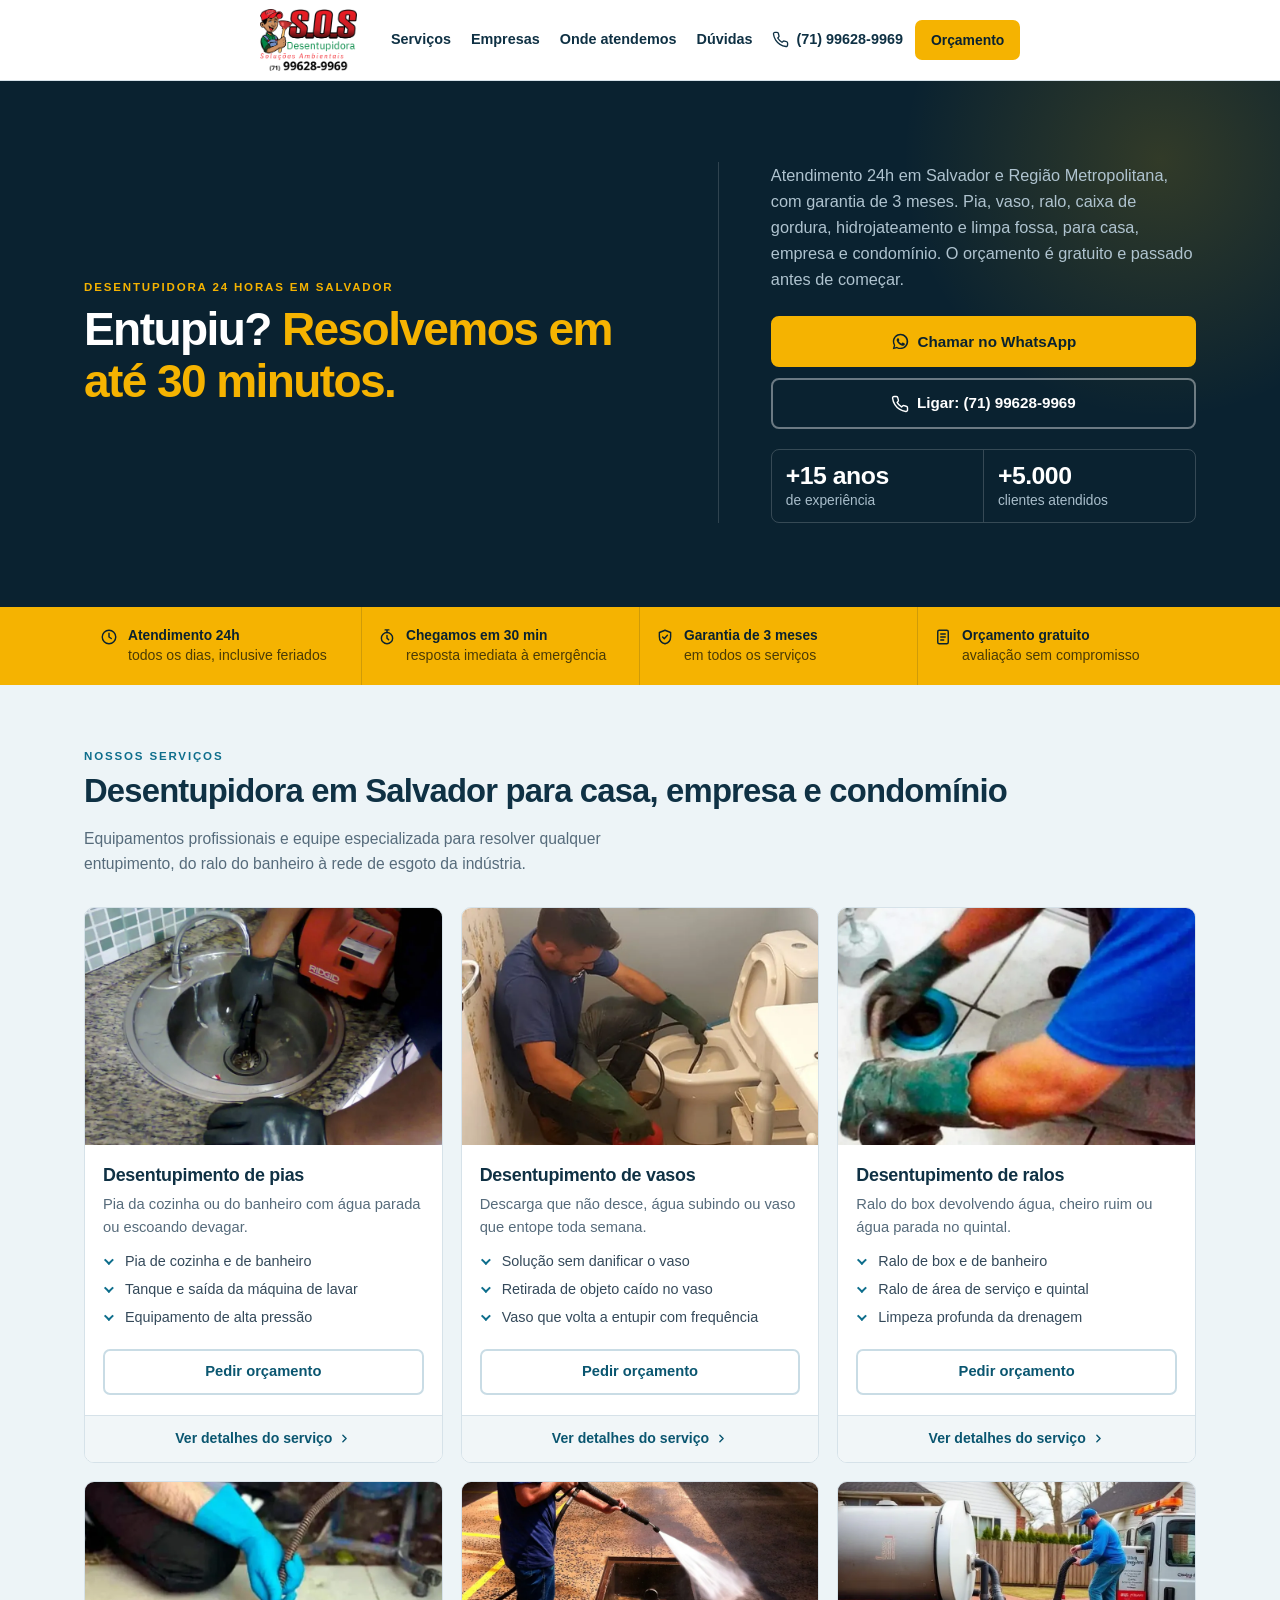
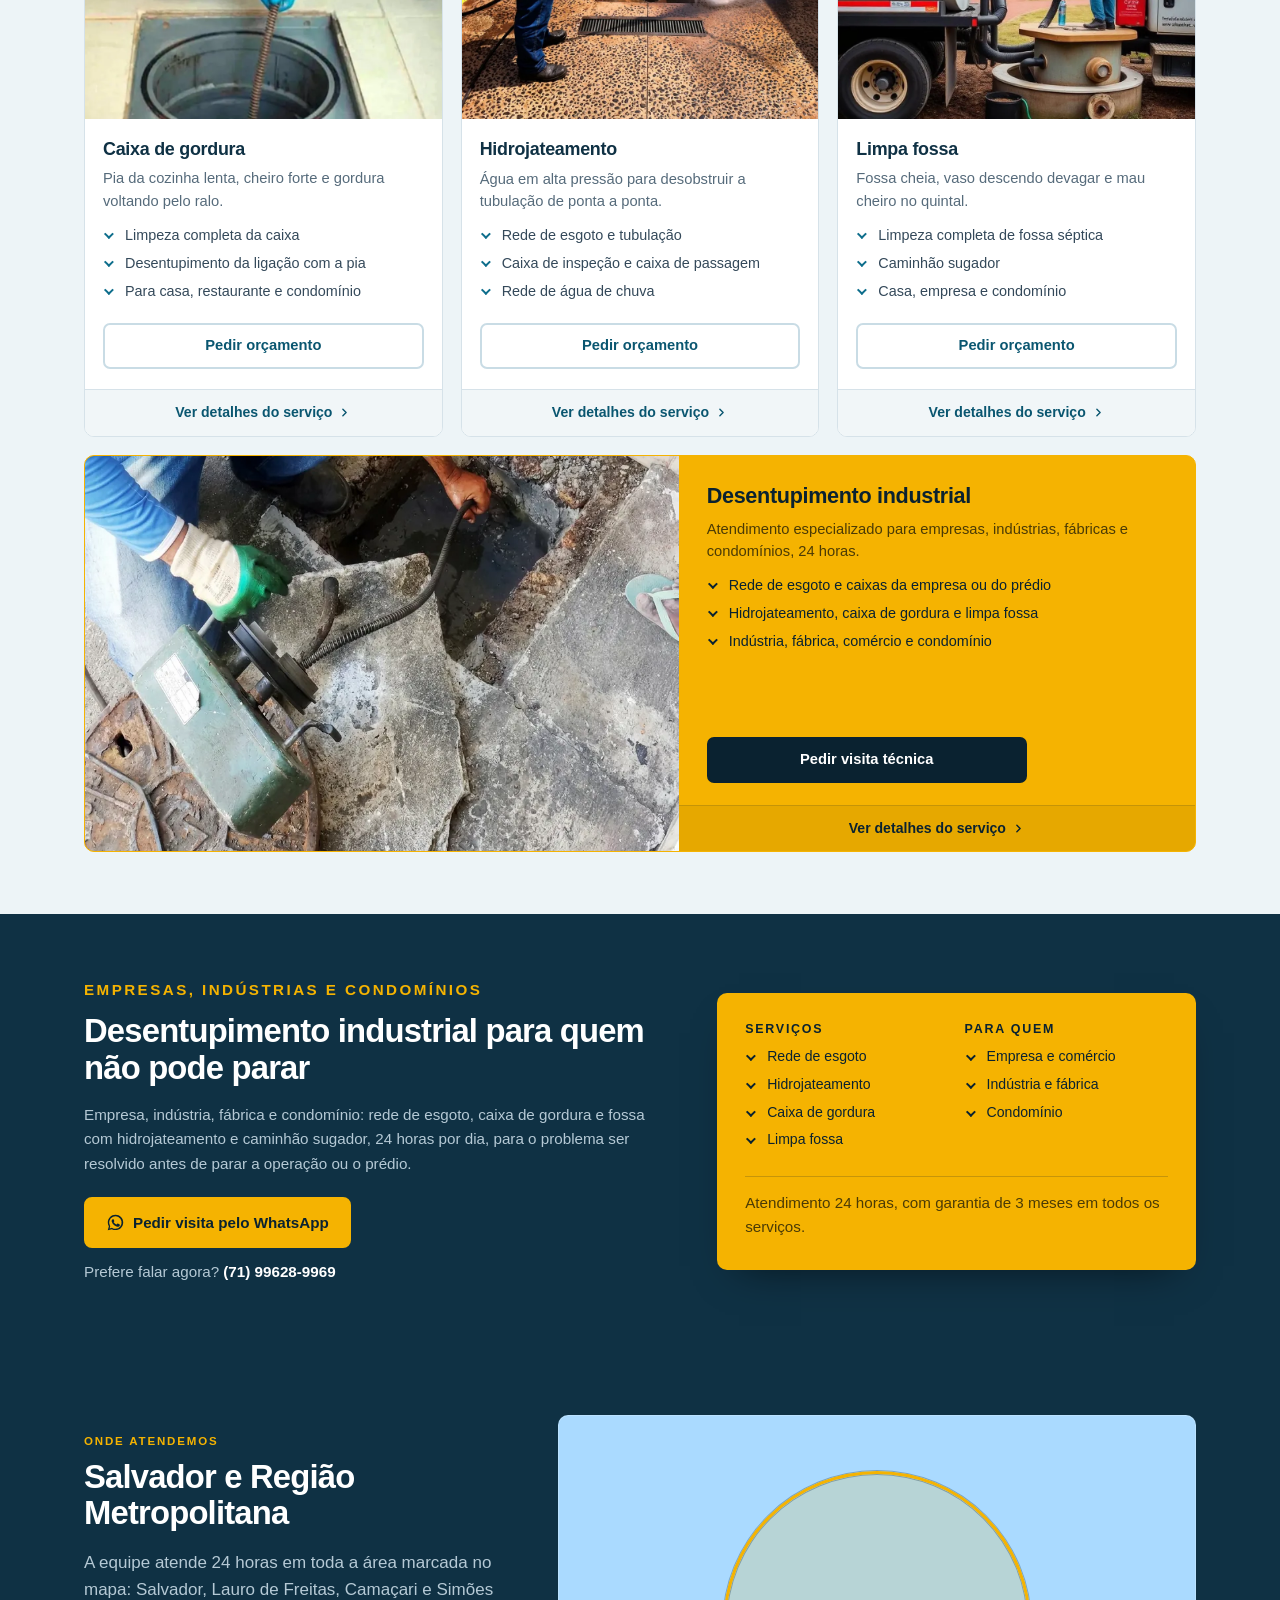
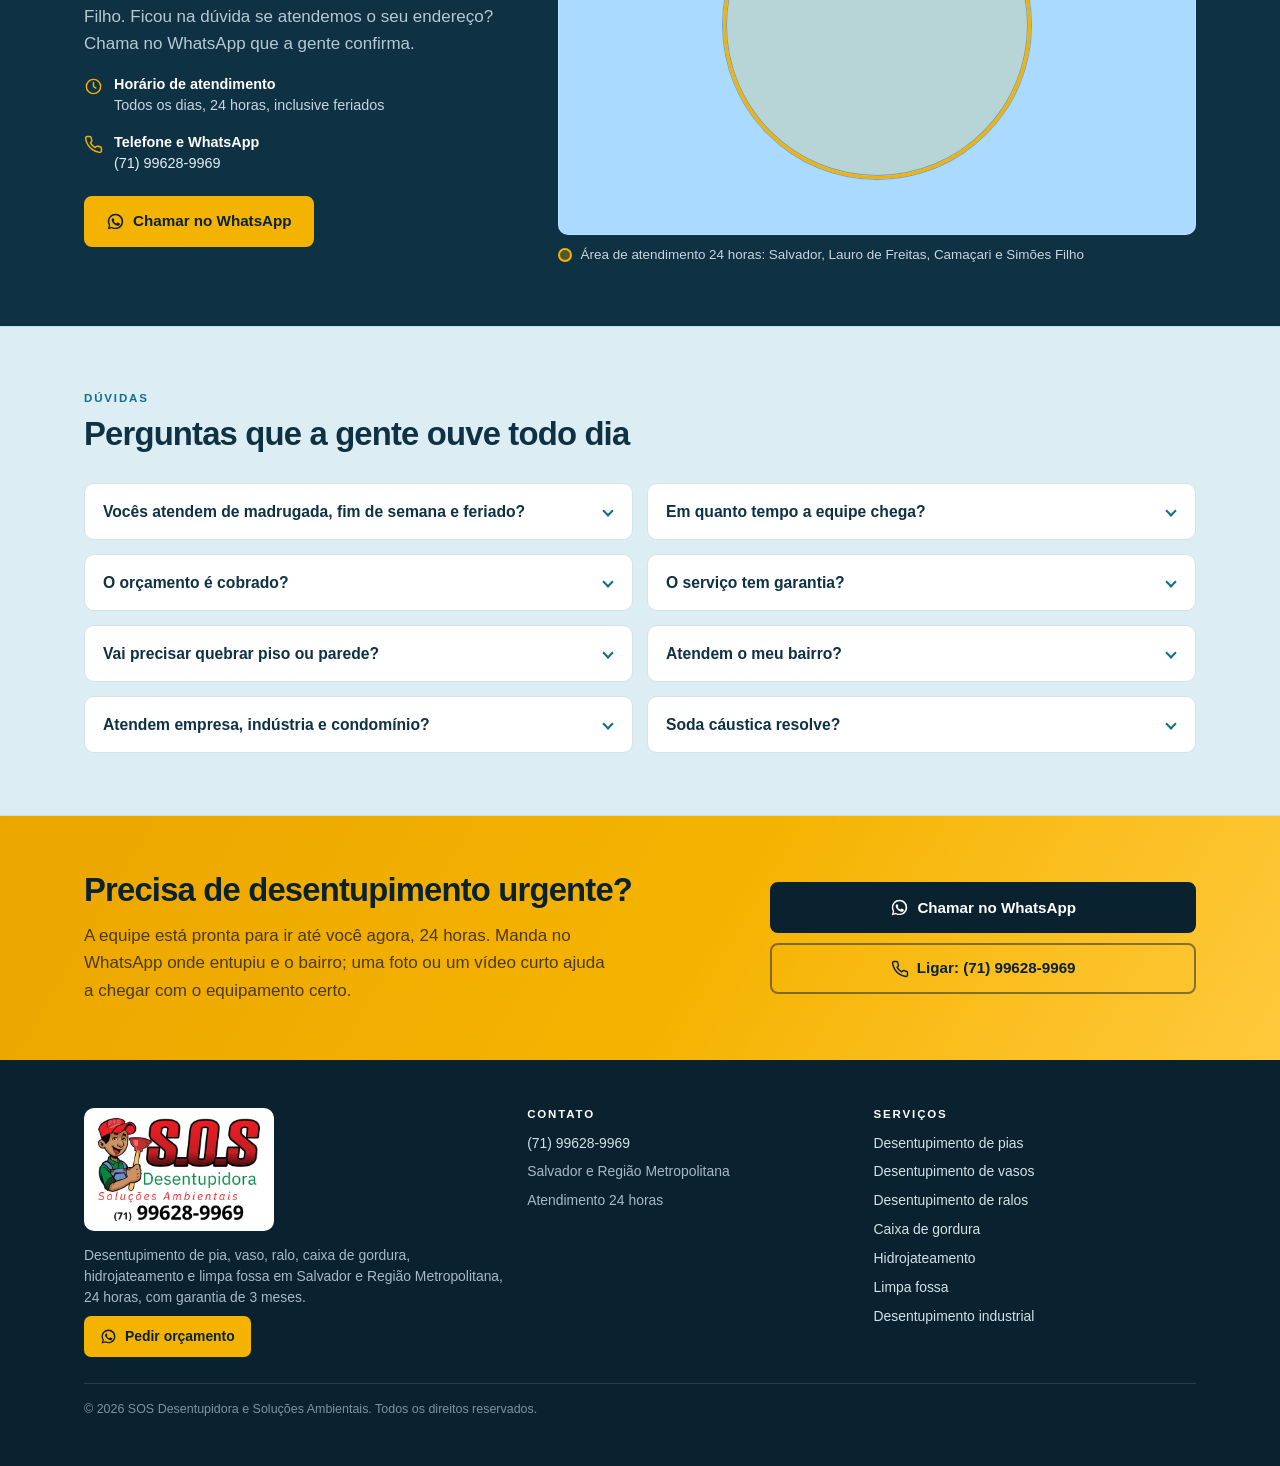
<file: index.html>
<!DOCTYPE html>
<html lang="pt-BR">
<head>
<meta charset="utf-8">
<meta name="viewport" content="width=device-width, initial-scale=1">

<!-- Google Tag Manager -->
<script>(function(w,d,s,l,i){w[l]=w[l]||[];w[l].push({'gtm.start':
new Date().getTime(),event:'gtm.js'});var f=d.getElementsByTagName(s)[0],
j=d.createElement(s),dl=l!='dataLayer'?'&l='+l:'';j.async=true;j.src=
'https://www.googletagmanager.com/gtm.js?id='+i+dl;f.parentNode.insertBefore(j,f);
})(window,document,'script','dataLayer','GTM-K9NSKHHK');</script>
<!-- End Google Tag Manager -->

<!-- Google Ads (a conversão é disparada no clique do WhatsApp e do telefone, no script do fim da página) -->
<script async src="https://www.googletagmanager.com/gtag/js?id=AW-18033664704"></script>
<script>
  window.dataLayer = window.dataLayer || [];
  function gtag(){dataLayer.push(arguments);}
  gtag('js', new Date());
  gtag('config', 'AW-18033664704');
</script>

<title>SOS Desentupidora Salvador | Desentupimento 24h</title>
<meta name="description" content="Desentupidora 24h em Salvador e Região Metropolitana: pia, vaso, ralo, caixa de gordura, hidrojateamento e limpa fossa. Chegamos em 30 minutos, com garantia de 3 meses. (71) 99628-9969.">
<meta name="robots" content="index, follow">
<link rel="canonical" href="https://sosdesentupidorasalvador.com.br/">
<meta name="theme-color" content="#0A2230">
<link rel="icon" href="assets/favicon.png" type="image/png">
<link rel="apple-touch-icon" href="assets/icone-180.png">

<meta property="og:type" content="website">
<meta property="og:locale" content="pt_BR">
<meta property="og:site_name" content="SOS Desentupidora">
<meta property="og:url" content="https://sosdesentupidorasalvador.com.br/">
<meta property="og:title" content="SOS Desentupidora Salvador | Desentupimento 24h">
<meta property="og:description" content="Entupiu? Resolvemos em até 30 minutos. Atendimento 24h em Salvador e Região Metropolitana, com garantia de 3 meses.">
<meta property="og:image" content="https://sosdesentupidorasalvador.com.br/assets/og-sos.jpg">
<meta name="twitter:card" content="summary_large_image">

<link rel="stylesheet" href="assets/estilo.css">
</head>
<body>
<!-- Google Tag Manager (noscript) -->
<noscript><iframe src="https://www.googletagmanager.com/ns.html?id=GTM-K9NSKHHK"
height="0" width="0" style="display:none;visibility:hidden"></iframe></noscript>
<!-- End Google Tag Manager (noscript) -->

<a class="sr-only" href="#conteudo">Ir para o conteúdo</a>

<!-- ============ CABEÇALHO FIXO ============ -->
<header class="header">
  <div class="wrap header-bar">
    <a class="brand" href="#inicio" aria-label="SOS Desentupidora, ir para o início">
      <img class="brand-logo" src="assets/logo-sos.webp" width="480" height="306" alt="SOS Desentupidora e Soluções Ambientais">
    </a>

    <nav class="nav" aria-label="Navegação principal">
      <a href="#servicos">Serviços</a>
      <a href="#empresas">Empresas</a>
      <a href="#area">Onde atendemos</a>
      <a href="#faq">Dúvidas</a>
    </nav>

    <a data-cta="contato_telefone" data-origem="cabecalho" class="header-phone" href="tel:+5571996289969" aria-label="Ligar para (71) 99628-9969">
      <svg viewBox="0 0 24 24" width="17" height="17" fill="none" stroke="currentColor" stroke-width="1.9" stroke-linecap="round" stroke-linejoin="round" aria-hidden="true"><path d="M22 16.9v3a2 2 0 0 1-2.2 2 19.8 19.8 0 0 1-8.6-3.1 19.5 19.5 0 0 1-6-6A19.8 19.8 0 0 1 2.1 4.2 2 2 0 0 1 4.1 2h3a2 2 0 0 1 2 1.7c.1 1 .4 1.9.7 2.8a2 2 0 0 1-.5 2.1L8.1 9.9a16 16 0 0 0 6 6l1.3-1.2a2 2 0 0 1 2.1-.5c.9.3 1.8.6 2.8.7a2 2 0 0 1 1.7 2z"/></svg>
      <span>(71) 99628-9969</span>
    </a>

    <a data-cta="contato_whatsapp" data-origem="cabecalho" class="btn btn-primary btn-sm header-cta" href="https://wa.me/5571996289969?text=Ol%C3%A1!%20Vim%20pelo%20site%20e%20preciso%20de%20uma%20desentupidora." target="_blank" rel="noopener">Orçamento</a>

    <button class="menu-btn" id="menuBtn" type="button" aria-expanded="false" aria-controls="mobileNav" aria-label="Abrir menu de navegação">
      <svg viewBox="0 0 24 24" width="21" height="21" fill="none" stroke="currentColor" stroke-width="2" stroke-linecap="round" aria-hidden="true"><path d="M3 6h18M3 12h18M3 18h18"/></svg>
    </button>
  </div>

  <nav class="mobile-nav" id="mobileNav" aria-label="Navegação no celular">
    <a href="#servicos">Serviços</a>
    <a href="#empresas">Empresas e condomínios</a>
    <a href="#area">Onde atendemos</a>
    <a href="#faq">Dúvidas</a>
    <a data-cta="contato_telefone" data-origem="cabecalho" href="tel:+5571996289969">Ligar: (71) 99628-9969</a>
  </nav>
</header>

<main id="conteudo">

<!-- ============ TOPO ============ -->
<section class="hero" id="inicio">
  <div class="wrap hero-inner">
    <div class="hero-copy">
      <p class="eyebrow">Desentupidora 24 horas em Salvador</p>
      <h1>Entupiu? <em>Resolvemos em até 30 minutos.</em></h1>
    </div>

    <div class="hero-side">
      <p class="hero-sub">Atendimento 24h em Salvador e Região Metropolitana, com garantia de 3 meses. Pia, vaso, ralo, caixa de gordura, hidrojateamento e limpa fossa, para casa, empresa e condomínio. O orçamento é gratuito e passado antes de começar.</p>

      <div class="hero-actions">
        <a data-cta="contato_whatsapp" data-origem="topo" class="btn btn-primary" href="https://wa.me/5571996289969?text=Ol%C3%A1!%20Vim%20pelo%20site%20e%20preciso%20de%20uma%20desentupidora." target="_blank" rel="noopener">
          <svg viewBox="0 0 32 32" width="19" height="19" fill="currentColor" aria-hidden="true"><path d="M16 3C8.8 3 3 8.8 3 16c0 2.3.6 4.5 1.8 6.4L3 29l6.8-1.8c1.9 1 4 1.6 6.2 1.6 7.2 0 13-5.8 13-13S23.2 3 16 3zm0 23.6c-2 0-3.9-.5-5.5-1.5l-.4-.2-4 1.1 1.1-3.9-.3-.4a10.5 10.5 0 1 1 9.1 4.9zm5.9-7.9c-.3-.2-1.9-.9-2.2-1-.3-.1-.5-.2-.7.2s-.8 1-1 1.2c-.2.2-.4.2-.7.1a8.6 8.6 0 0 1-4.3-3.7c-.3-.6.3-.5.9-1.7.1-.2 0-.4 0-.6s-.7-1.7-1-2.3c-.2-.6-.5-.5-.7-.5h-.6c-.2 0-.6.1-.9.4-.3.4-1.2 1.2-1.2 2.8s1.2 3.2 1.4 3.5c.2.2 2.4 3.7 5.9 5.1 2.2.9 3 1 4.1.8.7-.1 2-.8 2.2-1.6.3-.8.3-1.5.2-1.6-.1-.2-.3-.3-.6-.4z"/></svg>
          Chamar no WhatsApp
        </a>
        <a data-cta="contato_telefone" data-origem="topo" class="btn btn-light" href="tel:+5571996289969">
          <svg viewBox="0 0 24 24" width="18" height="18" fill="none" stroke="currentColor" stroke-width="1.9" stroke-linecap="round" stroke-linejoin="round" aria-hidden="true"><path d="M22 16.9v3a2 2 0 0 1-2.2 2 19.8 19.8 0 0 1-8.6-3.1 19.5 19.5 0 0 1-6-6A19.8 19.8 0 0 1 2.1 4.2 2 2 0 0 1 4.1 2h3a2 2 0 0 1 2 1.7c.1 1 .4 1.9.7 2.8a2 2 0 0 1-.5 2.1L8.1 9.9a16 16 0 0 0 6 6l1.3-1.2a2 2 0 0 1 2.1-.5c.9.3 1.8.6 2.8.7a2 2 0 0 1 1.7 2z"/></svg>
          Ligar: (71) 99628-9969
        </a>
      </div>

      <div class="numeros">
        <div class="numero"><strong>+15 anos</strong><span>de experiência</span></div>
        <div class="numero"><strong>+5.000</strong><span>clientes atendidos</span></div>
      </div>
    </div>
  </div>
</section>

<!-- ============ FAIXA DE CONFIANÇA ============ -->
<section class="trust" aria-label="Por que chamar a SOS Desentupidora">
  <div class="wrap trust-grid">
    <div class="trust-item">
      <svg viewBox="0 0 24 24" aria-hidden="true" stroke-linecap="round" stroke-linejoin="round"><circle cx="12" cy="12" r="9"/><path d="M12 7v5l3 2"/></svg>
      <span><strong>Atendimento 24h</strong>todos os dias, inclusive feriados</span>
    </div>
    <div class="trust-item">
      <svg viewBox="0 0 24 24" aria-hidden="true" stroke-linecap="round" stroke-linejoin="round"><circle cx="12" cy="13.5" r="7.5"/><path d="M12 10v3.5l2.2 2.2M9.5 2.5h5M12 2.5V6"/></svg>
      <span><strong>Chegamos em 30 min</strong>resposta imediata à emergência</span>
    </div>
    <div class="trust-item">
      <svg viewBox="0 0 24 24" aria-hidden="true" stroke-linecap="round" stroke-linejoin="round"><path d="M12 3 4.5 6v5.5c0 4.6 3.2 8.3 7.5 9.5 4.3-1.2 7.5-4.9 7.5-9.5V6z"/><path d="m8.8 12 2.2 2.2 4.2-4.4"/></svg>
      <span><strong>Garantia de 3 meses</strong>em todos os serviços</span>
    </div>
    <div class="trust-item">
      <svg viewBox="0 0 24 24" aria-hidden="true" stroke-linecap="round" stroke-linejoin="round"><rect x="5" y="3" width="14" height="18" rx="2"/><path d="M9 8h6M9 12h6M9 16h4"/></svg>
      <span><strong>Orçamento gratuito</strong>avaliação sem compromisso</span>
    </div>
  </div>
</section>

<!-- ============ SERVIÇOS ============ -->
<section class="section section--tint" id="servicos">
  <div class="wrap">
    <p class="eyebrow">Nossos serviços</p>
    <h2>Desentupidora em Salvador para casa, empresa e condomínio</h2>
    <p class="lead">Equipamentos profissionais e equipe especializada para resolver qualquer entupimento, do ralo do banheiro à rede de esgoto da indústria.</p>

    <div class="cards">

      <article class="card">
        <div class="card-foto"><img src="assets/servico-pia.webp" width="900" height="600" alt="Técnico desentupindo pia de cozinha com máquina" loading="lazy"></div>
        <div class="card-body">
          <h2>Desentupimento de pias</h2>
          <p>Pia da cozinha ou do banheiro com água parada ou escoando devagar.</p>
          <ul class="list">
            <li>Pia de cozinha e de banheiro</li>
            <li>Tanque e saída da máquina de lavar</li>
            <li>Equipamento de alta pressão</li>
          </ul>
          <a data-cta="contato_whatsapp" data-origem="card_pia" data-servico="pia" class="btn btn-quote btn-sm btn-block" href="https://wa.me/5571996289969?text=Ol%C3%A1!%20Quero%20um%20or%C3%A7amento%20de%20desentupimento%20de%20pia." target="_blank" rel="noopener">Pedir orçamento</a>
        </div>
        <a data-cta="ver_detalhes" data-origem="card_pia" data-servico="pia" class="card-mais" href="desentupimento-de-pia.html">Ver detalhes do serviço <svg viewBox="0 0 24 24" aria-hidden="true" stroke-linecap="round" stroke-linejoin="round"><path d="M9 6l6 6-6 6"/></svg></a>
      </article>

      <article class="card">
        <div class="card-foto"><img src="assets/servico-vaso.webp" width="900" height="600" alt="Técnico desentupindo vaso sanitário" loading="lazy"></div>
        <div class="card-body">
          <h2>Desentupimento de vasos</h2>
          <p>Descarga que não desce, água subindo ou vaso que entope toda semana.</p>
          <ul class="list">
            <li>Solução sem danificar o vaso</li>
            <li>Retirada de objeto caído no vaso</li>
            <li>Vaso que volta a entupir com frequência</li>
          </ul>
          <a data-cta="contato_whatsapp" data-origem="card_vaso" data-servico="vaso" class="btn btn-quote btn-sm btn-block" href="https://wa.me/5571996289969?text=Ol%C3%A1!%20Quero%20um%20or%C3%A7amento%20de%20desentupimento%20de%20vaso%20sanit%C3%A1rio." target="_blank" rel="noopener">Pedir orçamento</a>
        </div>
        <a data-cta="ver_detalhes" data-origem="card_vaso" data-servico="vaso" class="card-mais" href="desentupimento-de-vaso-sanitario.html">Ver detalhes do serviço <svg viewBox="0 0 24 24" aria-hidden="true" stroke-linecap="round" stroke-linejoin="round"><path d="M9 6l6 6-6 6"/></svg></a>
      </article>

      <article class="card">
        <div class="card-foto"><img src="assets/servico-ralo.webp" width="900" height="600" alt="Técnico desentupindo ralo com cabo de aço" loading="lazy"></div>
        <div class="card-body">
          <h2>Desentupimento de ralos</h2>
          <p>Ralo do box devolvendo água, cheiro ruim ou água parada no quintal.</p>
          <ul class="list">
            <li>Ralo de box e de banheiro</li>
            <li>Ralo de área de serviço e quintal</li>
            <li>Limpeza profunda da drenagem</li>
          </ul>
          <a data-cta="contato_whatsapp" data-origem="card_ralo" data-servico="ralo" class="btn btn-quote btn-sm btn-block" href="https://wa.me/5571996289969?text=Ol%C3%A1!%20Quero%20um%20or%C3%A7amento%20de%20desentupimento%20de%20ralo." target="_blank" rel="noopener">Pedir orçamento</a>
        </div>
        <a data-cta="ver_detalhes" data-origem="card_ralo" data-servico="ralo" class="card-mais" href="desentupimento-de-ralo.html">Ver detalhes do serviço <svg viewBox="0 0 24 24" aria-hidden="true" stroke-linecap="round" stroke-linejoin="round"><path d="M9 6l6 6-6 6"/></svg></a>
      </article>

      <article class="card">
        <div class="card-foto"><img src="assets/servico-gordura.webp" width="900" height="600" alt="Técnico limpando caixa de gordura" loading="lazy"></div>
        <div class="card-body">
          <h2>Caixa de gordura</h2>
          <p>Pia da cozinha lenta, cheiro forte e gordura voltando pelo ralo.</p>
          <ul class="list">
            <li>Limpeza completa da caixa</li>
            <li>Desentupimento da ligação com a pia</li>
            <li>Para casa, restaurante e condomínio</li>
          </ul>
          <a data-cta="contato_whatsapp" data-origem="card_gordura" data-servico="gordura" class="btn btn-quote btn-sm btn-block" href="https://wa.me/5571996289969?text=Ol%C3%A1!%20Quero%20um%20or%C3%A7amento%20de%20limpeza%20de%20caixa%20de%20gordura." target="_blank" rel="noopener">Pedir orçamento</a>
        </div>
        <a data-cta="ver_detalhes" data-origem="card_gordura" data-servico="gordura" class="card-mais" href="limpeza-de-caixa-de-gordura.html">Ver detalhes do serviço <svg viewBox="0 0 24 24" aria-hidden="true" stroke-linecap="round" stroke-linejoin="round"><path d="M9 6l6 6-6 6"/></svg></a>
      </article>

      <article class="card">
        <div class="card-foto"><img src="assets/servico-hidrojato.webp" width="900" height="600" alt="Hidrojateamento de alta pressão em tubulação" loading="lazy"></div>
        <div class="card-body">
          <h2>Hidrojateamento</h2>
          <p>Água em alta pressão para desobstruir a tubulação de ponta a ponta.</p>
          <ul class="list">
            <li>Rede de esgoto e tubulação</li>
            <li>Caixa de inspeção e caixa de passagem</li>
            <li>Rede de água de chuva</li>
          </ul>
          <a data-cta="contato_whatsapp" data-origem="card_hidrojato" data-servico="hidrojato" class="btn btn-quote btn-sm btn-block" href="https://wa.me/5571996289969?text=Ol%C3%A1!%20Quero%20um%20or%C3%A7amento%20de%20hidrojateamento." target="_blank" rel="noopener">Pedir orçamento</a>
        </div>
        <a data-cta="ver_detalhes" data-origem="card_hidrojato" data-servico="hidrojato" class="card-mais" href="hidrojateamento.html">Ver detalhes do serviço <svg viewBox="0 0 24 24" aria-hidden="true" stroke-linecap="round" stroke-linejoin="round"><path d="M9 6l6 6-6 6"/></svg></a>
      </article>

      <article class="card">
        <div class="card-foto"><img src="assets/servico-fossa.webp" width="900" height="600" alt="Caminhão sugador fazendo limpeza de fossa" loading="lazy"></div>
        <div class="card-body">
          <h2>Limpa fossa</h2>
          <p>Fossa cheia, vaso descendo devagar e mau cheiro no quintal.</p>
          <ul class="list">
            <li>Limpeza completa de fossa séptica</li>
            <li>Caminhão sugador</li>
            <li>Casa, empresa e condomínio</li>
          </ul>
          <a data-cta="contato_whatsapp" data-origem="card_fossa" data-servico="fossa" class="btn btn-quote btn-sm btn-block" href="https://wa.me/5571996289969?text=Ol%C3%A1!%20Quero%20um%20or%C3%A7amento%20de%20limpa%20fossa." target="_blank" rel="noopener">Pedir orçamento</a>
        </div>
        <a data-cta="ver_detalhes" data-origem="card_fossa" data-servico="fossa" class="card-mais" href="limpa-fossa.html">Ver detalhes do serviço <svg viewBox="0 0 24 24" aria-hidden="true" stroke-linecap="round" stroke-linejoin="round"><path d="M9 6l6 6-6 6"/></svg></a>
      </article>

      <article class="card card--destaque card--largo">
        <div class="card-foto"><img src="assets/servico-industrial.webp" width="900" height="600" alt="Desentupimento industrial em rede de esgoto" loading="lazy"></div>
        <div class="card-body">
          <h2>Desentupimento industrial</h2>
          <p>Atendimento especializado para empresas, indústrias, fábricas e condomínios, 24 horas.</p>
          <ul class="list">
            <li>Rede de esgoto e caixas da empresa ou do prédio</li>
            <li>Hidrojateamento, caixa de gordura e limpa fossa</li>
            <li>Indústria, fábrica, comércio e condomínio</li>
          </ul>
          <a data-cta="contato_whatsapp" data-origem="card_industrial" data-servico="industrial" class="btn btn-escuro btn-sm btn-block" href="https://wa.me/5571996289969?text=Ol%C3%A1!%20Quero%20uma%20visita%20t%C3%A9cnica%20para%20a%20minha%20empresa%20ou%20condom%C3%ADnio." target="_blank" rel="noopener">Pedir visita técnica</a>
        </div>
        <a data-cta="ver_detalhes" data-origem="card_industrial" data-servico="industrial" class="card-mais" href="desentupimento-industrial.html">Ver detalhes do serviço <svg viewBox="0 0 24 24" aria-hidden="true" stroke-linecap="round" stroke-linejoin="round"><path d="M9 6l6 6-6 6"/></svg></a>
      </article>

    </div>
  </div>
</section>

<!-- ============ EMPRESAS, INDÚSTRIAS E CONDOMÍNIOS ============ -->
<section class="empresas" id="empresas">
  <div class="wrap">
    <div class="empresas-grid">
      <div>
        <p class="eyebrow">Empresas, indústrias e condomínios</p>
        <h2>Desentupimento industrial para quem não pode parar</h2>
        <p>Empresa, indústria, fábrica e condomínio: rede de esgoto, caixa de gordura e fossa com hidrojateamento e caminhão sugador, 24 horas por dia, para o problema ser resolvido antes de parar a operação ou o prédio.</p>
        <a data-cta="contato_whatsapp" data-origem="secao_empresas" data-servico="industrial" class="btn btn-primary" href="https://wa.me/5571996289969?text=Ol%C3%A1!%20Quero%20uma%20visita%20t%C3%A9cnica%20para%20a%20minha%20empresa%20ou%20condom%C3%ADnio." target="_blank" rel="noopener">
          <svg viewBox="0 0 32 32" width="19" height="19" fill="currentColor" aria-hidden="true"><path d="M16 3C8.8 3 3 8.8 3 16c0 2.3.6 4.5 1.8 6.4L3 29l6.8-1.8c1.9 1 4 1.6 6.2 1.6 7.2 0 13-5.8 13-13S23.2 3 16 3zm0 23.6c-2 0-3.9-.5-5.5-1.5l-.4-.2-4 1.1 1.1-3.9-.3-.4a10.5 10.5 0 1 1 9.1 4.9zm5.9-7.9c-.3-.2-1.9-.9-2.2-1-.3-.1-.5-.2-.7.2s-.8 1-1 1.2c-.2.2-.4.2-.7.1a8.6 8.6 0 0 1-4.3-3.7c-.3-.6.3-.5.9-1.7.1-.2 0-.4 0-.6s-.7-1.7-1-2.3c-.2-.6-.5-.5-.7-.5h-.6c-.2 0-.6.1-.9.4-.3.4-1.2 1.2-1.2 2.8s1.2 3.2 1.4 3.5c.2.2 2.4 3.7 5.9 5.1 2.2.9 3 1 4.1.8.7-.1 2-.8 2.2-1.6.3-.8.3-1.5.2-1.6-.1-.2-.3-.3-.6-.4z"/></svg>
          Pedir visita pelo WhatsApp
        </a>
        <p class="empresas-nota">Prefere falar agora? <a data-cta="contato_telefone" data-origem="secao_empresas" href="tel:+5571996289969">(71) 99628-9969</a></p>
      </div>

      <div class="empresas-quadro">
        <div>
          <h3>Serviços</h3>
          <ul class="list">
            <li>Rede de esgoto</li>
            <li>Hidrojateamento</li>
            <li>Caixa de gordura</li>
            <li>Limpa fossa</li>
          </ul>
        </div>
        <div>
          <h3>Para quem</h3>
          <ul class="list">
            <li>Empresa e comércio</li>
            <li>Indústria e fábrica</li>
            <li>Condomínio</li>
          </ul>
        </div>
        <p class="empresas-quadro-pe">Atendimento 24 horas, com garantia de 3 meses em todos os serviços.</p>
      </div>
    </div>
  </div>
</section>

<!-- ============ ONDE ATENDEMOS ============ -->
<section class="section section--navy" id="area">
  <div class="wrap">
    <div class="area-grid">
      <div>
        <p class="eyebrow">Onde atendemos</p>
        <h2>Salvador e Região Metropolitana</h2>
        <p>A equipe atende 24 horas em toda a área marcada no mapa: Salvador, Lauro de Freitas, Camaçari e Simões Filho. Ficou na dúvida se atendemos o seu endereço? Chama no WhatsApp que a gente confirma.</p>

        <div class="info-line">
          <svg viewBox="0 0 24 24" aria-hidden="true" stroke-linecap="round" stroke-linejoin="round"><circle cx="12" cy="12" r="9"/><path d="M12 7v5l3 2"/></svg>
          <span><strong>Horário de atendimento</strong>Todos os dias, 24 horas, inclusive feriados</span>
        </div>
        <div class="info-line">
          <svg viewBox="0 0 24 24" aria-hidden="true" stroke-linecap="round" stroke-linejoin="round"><path d="M22 16.9v3a2 2 0 0 1-2.2 2 19.8 19.8 0 0 1-8.6-3.1 19.5 19.5 0 0 1-6-6A19.8 19.8 0 0 1 2.1 4.2 2 2 0 0 1 4.1 2h3a2 2 0 0 1 2 1.7c.1 1 .4 1.9.7 2.8a2 2 0 0 1-.5 2.1L8.1 9.9a16 16 0 0 0 6 6l1.3-1.2a2 2 0 0 1 2.1-.5c.9.3 1.8.6 2.8.7a2 2 0 0 1 1.7 2z"/></svg>
          <span><strong>Telefone e WhatsApp</strong><a data-cta="contato_telefone" data-origem="onde_atendemos" href="tel:+5571996289969">(71) 99628-9969</a></span>
        </div>

        <a data-cta="contato_whatsapp" data-origem="onde_atendemos" class="btn btn-primary" href="https://wa.me/5571996289969?text=Ol%C3%A1!%20Vim%20pelo%20site%20e%20preciso%20de%20uma%20desentupidora." target="_blank" rel="noopener">
          <svg viewBox="0 0 32 32" width="19" height="19" fill="currentColor" aria-hidden="true"><path d="M16 3C8.8 3 3 8.8 3 16c0 2.3.6 4.5 1.8 6.4L3 29l6.8-1.8c1.9 1 4 1.6 6.2 1.6 7.2 0 13-5.8 13-13S23.2 3 16 3zm0 23.6c-2 0-3.9-.5-5.5-1.5l-.4-.2-4 1.1 1.1-3.9-.3-.4a10.5 10.5 0 1 1 9.1 4.9zm5.9-7.9c-.3-.2-1.9-.9-2.2-1-.3-.1-.5-.2-.7.2s-.8 1-1 1.2c-.2.2-.4.2-.7.1a8.6 8.6 0 0 1-4.3-3.7c-.3-.6.3-.5.9-1.7.1-.2 0-.4 0-.6s-.7-1.7-1-2.3c-.2-.6-.5-.5-.7-.5h-.6c-.2 0-.6.1-.9.4-.3.4-1.2 1.2-1.2 2.8s1.2 3.2 1.4 3.5c.2.2 2.4 3.7 5.9 5.1 2.2.9 3 1 4.1.8.7-.1 2-.8 2.2-1.6.3-.8.3-1.5.2-1.6-.1-.2-.3-.3-.6-.4z"/></svg>
          Chamar no WhatsApp
        </a>
      </div>

      <!-- Mapa do Google fixo (sem arrastar) com o raio desenhado por cima.
           Centro -12.87, -38.39, zoom 10: nessa latitude 1 px = 149 m, então 23 km de raio = 154 px.
           Se mudar o centro ou o zoom, recalcular o tamanho do .mapa-raio no estilo.css. -->
      <figure class="mapa-bloco">
        <div class="mapa">
          <iframe src="https://maps.google.com/maps?ll=-12.87,-38.39&amp;z=10&amp;t=m&amp;hl=pt-BR&amp;output=embed" title="Mapa da área de atendimento da SOS Desentupidora em Salvador e Região Metropolitana" loading="lazy" referrerpolicy="no-referrer-when-downgrade" tabindex="-1"></iframe>
          <span class="mapa-raio" aria-hidden="true"></span>
          <a class="mapa-abrir" data-cta="abrir_mapa" data-origem="onde_atendemos" href="https://www.google.com/maps/@-12.87,-38.39,10z" target="_blank" rel="noopener" aria-label="Abrir a área de atendimento no Google Maps"></a>
        </div>
        <figcaption class="mapa-legenda"><span class="mapa-legenda-cor" aria-hidden="true"></span>Área de atendimento 24 horas: Salvador, Lauro de Freitas, Camaçari e Simões Filho</figcaption>
      </figure>
    </div>
  </div>
</section>

<!-- ============ DÚVIDAS ============ -->
<section class="section section--blue" id="faq">
  <div class="wrap">
    <p class="eyebrow">Dúvidas</p>
    <h2>Perguntas que a gente ouve todo dia</h2>

    <div class="faq">
      <details>
        <summary>Vocês atendem de madrugada, fim de semana e feriado?</summary>
        <div class="answer"><p>Atendemos. O atendimento é 24 horas, todos os dias, inclusive feriados. Chama no WhatsApp ou liga para (71) 99628-9969.</p></div>
      </details>

      <details>
        <summary>Em quanto tempo a equipe chega?</summary>
        <div class="answer"><p>Em Salvador, chegamos em até 30 minutos. Na Região Metropolitana depende da distância: manda o bairro no WhatsApp que a equipe confirma o horário na hora.</p></div>
      </details>

      <details>
        <summary>O orçamento é cobrado?</summary>
        <div class="answer"><p>Não. A avaliação é gratuita e sem compromisso: o técnico localiza o entupimento e passa o valor antes de começar, sem surpresa depois.</p></div>
      </details>

      <details>
        <summary>O serviço tem garantia?</summary>
        <div class="answer"><p>Tem. Todos os serviços têm garantia de 3 meses.</p></div>
      </details>

      <details>
        <summary>Vai precisar quebrar piso ou parede?</summary>
        <div class="answer"><p>Na maioria dos casos, não. A equipe desentope com equipamentos de alta pressão e hidrojateamento, pelo próprio ralo ou pela caixa de inspeção. Quebrar só entra em conversa quando o cano está rompido, e aí o técnico mostra o problema e combina com você antes.</p></div>
      </details>

      <details>
        <summary>Atendem o meu bairro?</summary>
        <div class="answer"><p>Atendemos toda Salvador e a Região Metropolitana: Lauro de Freitas, Camaçari e Simões Filho. Se estiver em dúvida, chama no WhatsApp que a gente confirma na hora.</p></div>
      </details>

      <details>
        <summary>Atendem empresa, indústria e condomínio?</summary>
        <div class="answer"><p>Atendemos. Rede de esgoto, hidrojateamento, caixa de gordura e limpa fossa para empresa, indústria, fábrica, comércio e condomínio, 24 horas. Chama no WhatsApp que a gente agenda a visita técnica.</p></div>
      </details>

      <details>
        <summary>Soda cáustica resolve?</summary>
        <div class="answer"><p>Às vezes alivia um entupimento leve de gordura, mas é corrosiva, pode causar queimadura e, junto com água quente, danificar o cano. Se o entupimento volta, o problema costuma estar mais à frente na tubulação, e aí só o equipamento resolve.</p></div>
      </details>
    </div>
  </div>
</section>

<!-- ============ CHAMADA FINAL ============ -->
<section class="chamada">
  <div class="wrap chamada-inner">
    <div>
      <h2>Precisa de desentupimento urgente?</h2>
      <p>A equipe está pronta para ir até você agora, 24 horas. Manda no WhatsApp onde entupiu e o bairro; uma foto ou um vídeo curto ajuda a chegar com o equipamento certo.</p>
    </div>
    <div class="chamada-acoes">
      <a data-cta="contato_whatsapp" data-origem="chamada_final" class="btn btn-escuro" href="https://wa.me/5571996289969?text=Ol%C3%A1!%20Vim%20pelo%20site%20e%20preciso%20de%20uma%20desentupidora." target="_blank" rel="noopener">
        <svg viewBox="0 0 32 32" width="19" height="19" fill="currentColor" aria-hidden="true"><path d="M16 3C8.8 3 3 8.8 3 16c0 2.3.6 4.5 1.8 6.4L3 29l6.8-1.8c1.9 1 4 1.6 6.2 1.6 7.2 0 13-5.8 13-13S23.2 3 16 3zm0 23.6c-2 0-3.9-.5-5.5-1.5l-.4-.2-4 1.1 1.1-3.9-.3-.4a10.5 10.5 0 1 1 9.1 4.9zm5.9-7.9c-.3-.2-1.9-.9-2.2-1-.3-.1-.5-.2-.7.2s-.8 1-1 1.2c-.2.2-.4.2-.7.1a8.6 8.6 0 0 1-4.3-3.7c-.3-.6.3-.5.9-1.7.1-.2 0-.4 0-.6s-.7-1.7-1-2.3c-.2-.6-.5-.5-.7-.5h-.6c-.2 0-.6.1-.9.4-.3.4-1.2 1.2-1.2 2.8s1.2 3.2 1.4 3.5c.2.2 2.4 3.7 5.9 5.1 2.2.9 3 1 4.1.8.7-.1 2-.8 2.2-1.6.3-.8.3-1.5.2-1.6-.1-.2-.3-.3-.6-.4z"/></svg>
        Chamar no WhatsApp
      </a>
      <a data-cta="contato_telefone" data-origem="chamada_final" class="btn btn-contorno" href="tel:+5571996289969">
        <svg viewBox="0 0 24 24" width="18" height="18" fill="none" stroke="currentColor" stroke-width="1.9" stroke-linecap="round" stroke-linejoin="round" aria-hidden="true"><path d="M22 16.9v3a2 2 0 0 1-2.2 2 19.8 19.8 0 0 1-8.6-3.1 19.5 19.5 0 0 1-6-6A19.8 19.8 0 0 1 2.1 4.2 2 2 0 0 1 4.1 2h3a2 2 0 0 1 2 1.7c.1 1 .4 1.9.7 2.8a2 2 0 0 1-.5 2.1L8.1 9.9a16 16 0 0 0 6 6l1.3-1.2a2 2 0 0 1 2.1-.5c.9.3 1.8.6 2.8.7a2 2 0 0 1 1.7 2z"/></svg>
        Ligar: (71) 99628-9969
      </a>
    </div>
  </div>
</section>

</main>

<!-- ============ RODAPÉ ============ -->
<footer class="footer">
  <div class="wrap">
    <div class="footer-grid">
      <div>
        <a class="brand" href="#inicio" aria-label="SOS Desentupidora, voltar ao início">
          <img class="logo-rodape" src="assets/logo-sos.webp" width="480" height="306" alt="SOS Desentupidora e Soluções Ambientais" loading="lazy">
        </a>
        <p style="margin-top:14px">Desentupimento de pia, vaso, ralo, caixa de gordura, hidrojateamento e limpa fossa em Salvador e Região Metropolitana, 24 horas, com garantia de 3 meses.</p>
        <a data-cta="contato_whatsapp" data-origem="rodape" class="btn btn-primary btn-sm" href="https://wa.me/5571996289969?text=Ol%C3%A1!%20Vim%20pelo%20site%20e%20preciso%20de%20uma%20desentupidora." target="_blank" rel="noopener">
          <svg viewBox="0 0 32 32" width="17" height="17" fill="currentColor" aria-hidden="true"><path d="M16 3C8.8 3 3 8.8 3 16c0 2.3.6 4.5 1.8 6.4L3 29l6.8-1.8c1.9 1 4 1.6 6.2 1.6 7.2 0 13-5.8 13-13S23.2 3 16 3zm0 23.6c-2 0-3.9-.5-5.5-1.5l-.4-.2-4 1.1 1.1-3.9-.3-.4a10.5 10.5 0 1 1 9.1 4.9zm5.9-7.9c-.3-.2-1.9-.9-2.2-1-.3-.1-.5-.2-.7.2s-.8 1-1 1.2c-.2.2-.4.2-.7.1a8.6 8.6 0 0 1-4.3-3.7c-.3-.6.3-.5.9-1.7.1-.2 0-.4 0-.6s-.7-1.7-1-2.3c-.2-.6-.5-.5-.7-.5h-.6c-.2 0-.6.1-.9.4-.3.4-1.2 1.2-1.2 2.8s1.2 3.2 1.4 3.5c.2.2 2.4 3.7 5.9 5.1 2.2.9 3 1 4.1.8.7-.1 2-.8 2.2-1.6.3-.8.3-1.5.2-1.6-.1-.2-.3-.3-.6-.4z"/></svg>
          Pedir orçamento
        </a>
      </div>

      <div class="footer-cols">
        <div>
          <h4>Contato</h4>
          <p><a data-cta="contato_telefone" data-origem="rodape" href="tel:+5571996289969">(71) 99628-9969</a></p>
          <p>Salvador e Região Metropolitana</p>
          <p>Atendimento 24 horas</p>
        </div>

        <div>
          <h4>Serviços</h4>
          <p><a href="desentupimento-de-pia.html">Desentupimento de pias</a></p>
          <p><a href="desentupimento-de-vaso-sanitario.html">Desentupimento de vasos</a></p>
          <p><a href="desentupimento-de-ralo.html">Desentupimento de ralos</a></p>
          <p><a href="limpeza-de-caixa-de-gordura.html">Caixa de gordura</a></p>
          <p><a href="hidrojateamento.html">Hidrojateamento</a></p>
          <p><a href="limpa-fossa.html">Limpa fossa</a></p>
          <p><a href="desentupimento-industrial.html">Desentupimento industrial</a></p>
        </div>
      </div>
    </div>

    <div class="footer-bottom">
      <p>© 2026 SOS Desentupidora e Soluções Ambientais. Todos os direitos reservados.</p>
    </div>
  </div>
</footer>

<a data-cta="contato_whatsapp" data-origem="flutuante" class="float-wa" href="https://wa.me/5571996289969?text=Ol%C3%A1!%20Vim%20pelo%20site%20e%20preciso%20de%20uma%20desentupidora." target="_blank" rel="noopener" aria-label="Chamar a SOS Desentupidora no WhatsApp">
  <svg viewBox="0 0 32 32" aria-hidden="true"><path d="M16 3C8.8 3 3 8.8 3 16c0 2.3.6 4.5 1.8 6.4L3 29l6.8-1.8c1.9 1 4 1.6 6.2 1.6 7.2 0 13-5.8 13-13S23.2 3 16 3zm0 23.6c-2 0-3.9-.5-5.5-1.5l-.4-.2-4 1.1 1.1-3.9-.3-.4a10.5 10.5 0 1 1 9.1 4.9zm5.9-7.9c-.3-.2-1.9-.9-2.2-1-.3-.1-.5-.2-.7.2s-.8 1-1 1.2c-.2.2-.4.2-.7.1a8.6 8.6 0 0 1-4.3-3.7c-.3-.6.3-.5.9-1.7.1-.2 0-.4 0-.6s-.7-1.7-1-2.3c-.2-.6-.5-.5-.7-.5h-.6c-.2 0-.6.1-.9.4-.3.4-1.2 1.2-1.2 2.8s1.2 3.2 1.4 3.5c.2.2 2.4 3.7 5.9 5.1 2.2.9 3 1 4.1.8.7-.1 2-.8 2.2-1.6.3-.8.3-1.5.2-1.6-.1-.2-.3-.3-.6-.4z"/></svg>
</a>

<!-- ============ DADOS ESTRUTURADOS ============ -->
<script type="application/ld+json">
{
  "@context": "https://schema.org",
  "@type": "Plumber",
  "name": "SOS Desentupidora e Soluções Ambientais",
  "alternateName": "SOS Desentupidora",
  "url": "https://sosdesentupidorasalvador.com.br/",
  "logo": "https://sosdesentupidorasalvador.com.br/assets/logo-sos.webp",
  "image": "https://sosdesentupidorasalvador.com.br/assets/og-sos.jpg",
  "description": "Desentupidora 24 horas em Salvador e Região Metropolitana: desentupimento de pia, vaso sanitário e ralo, limpeza de caixa de gordura, hidrojateamento, limpa fossa e desentupimento industrial, com garantia de 3 meses.",
  "telephone": "+5571996289969",
  "areaServed": [
    { "@type": "City", "name": "Salvador" },
    { "@type": "City", "name": "Lauro de Freitas" },
    { "@type": "City", "name": "Camaçari" },
    { "@type": "City", "name": "Simões Filho" },
    { "@type": "GeoCircle", "geoMidpoint": { "@type": "GeoCoordinates", "latitude": -12.87, "longitude": -38.39 }, "geoRadius": "23000" }
  ],
  "openingHoursSpecification": [{
    "@type": "OpeningHoursSpecification",
    "dayOfWeek": ["Monday","Tuesday","Wednesday","Thursday","Friday","Saturday","Sunday"],
    "opens": "00:00",
    "closes": "23:59"
  }],
  "hasOfferCatalog": {
    "@type": "OfferCatalog",
    "name": "Desentupimento e soluções ambientais",
    "itemListElement": [
      { "@type": "Offer", "itemOffered": { "@type": "Service", "name": "Desentupimento de pias" } },
      { "@type": "Offer", "itemOffered": { "@type": "Service", "name": "Desentupimento de vaso sanitário" } },
      { "@type": "Offer", "itemOffered": { "@type": "Service", "name": "Desentupimento de ralos" } },
      { "@type": "Offer", "itemOffered": { "@type": "Service", "name": "Limpeza de caixa de gordura" } },
      { "@type": "Offer", "itemOffered": { "@type": "Service", "name": "Hidrojateamento" } },
      { "@type": "Offer", "itemOffered": { "@type": "Service", "name": "Limpa fossa" } },
      { "@type": "Offer", "itemOffered": { "@type": "Service", "name": "Desentupimento industrial" } }
    ]
  }
}
</script>

<script type="application/ld+json">
{
  "@context": "https://schema.org",
  "@type": "FAQPage",
  "mainEntity": [
    { "@type": "Question", "name": "Vocês atendem de madrugada, fim de semana e feriado?", "acceptedAnswer": { "@type": "Answer", "text": "Sim. O atendimento é 24 horas, todos os dias, inclusive feriados, em Salvador e Região Metropolitana." } },
    { "@type": "Question", "name": "Em quanto tempo a equipe chega?", "acceptedAnswer": { "@type": "Answer", "text": "Em Salvador, a equipe chega em até 30 minutos. Na Região Metropolitana depende da distância." } },
    { "@type": "Question", "name": "O orçamento é cobrado?", "acceptedAnswer": { "@type": "Answer", "text": "Não. A avaliação é gratuita e sem compromisso, e o valor é passado antes de começar o serviço." } },
    { "@type": "Question", "name": "O serviço tem garantia?", "acceptedAnswer": { "@type": "Answer", "text": "Sim. Todos os serviços têm garantia de 3 meses." } },
    { "@type": "Question", "name": "Atendem o meu bairro?", "acceptedAnswer": { "@type": "Answer", "text": "Atendemos toda Salvador e a Região Metropolitana: Lauro de Freitas, Camaçari e Simões Filho. Em caso de dúvida, chame no WhatsApp (71) 99628-9969." } }
  ]
}
</script>

<script>
(function(){
  var CONVERSAO_ADS = 'AW-18033664704/qM7xCLXnsY0cEMDFj5dD';

  function medir(dados){
    // limpa os parâmetros do evento anterior, senão o dataLayer os carrega para o próximo
    var evento = { event: null, origem: undefined, servico: undefined, pergunta: undefined };
    for (var chave in dados) {
      if (Object.prototype.hasOwnProperty.call(dados, chave)) evento[chave] = dados[chave];
    }
    window.dataLayer = window.dataLayer || [];
    window.dataLayer.push(evento);
  }

  // mesma conversão do site anterior: todo clique no WhatsApp ou no telefone conta no Google Ads
  function converter(){
    if (typeof window.gtag !== 'function') return;
    window.gtag('event', 'conversion', { send_to: CONVERSAO_ADS, value: 1.0, currency: 'BRL', transport_type: 'beacon' });
  }

  // menu do celular
  var btn = document.getElementById('menuBtn');
  var nav = document.getElementById('mobileNav');
  if (btn && nav) {
    btn.addEventListener('click', function(){
      var open = nav.classList.toggle('open');
      btn.setAttribute('aria-expanded', open ? 'true' : 'false');
    });
    nav.addEventListener('click', function(e){
      if (e.target.tagName === 'A') {
        nav.classList.remove('open');
        btn.setAttribute('aria-expanded','false');
      }
    });
  }

  // qualquer elemento com data-cta vira um evento no dataLayer
  document.addEventListener('click', function(e){
    var alvo = e.target;
    if (!alvo || !alvo.closest) return;
    var el = alvo.closest('[data-cta]');
    if (!el) return;
    var tipo = el.getAttribute('data-cta');
    medir({
      event: tipo,
      origem: el.getAttribute('data-origem') || undefined,
      servico: el.getAttribute('data-servico') || undefined
    });
    if (tipo === 'contato_whatsapp' || tipo === 'contato_telefone') converter();
  });

  // pergunta frequente aberta
  var duvidas = document.querySelectorAll('.faq details');
  for (var i = 0; i < duvidas.length; i++) {
    (function(d){
      d.addEventListener('toggle', function(){
        if (!d.open) return;
        var titulo = d.querySelector('summary');
        medir({ event: 'abriu_duvida', pergunta: titulo ? titulo.textContent.trim() : '' });
      });
    })(duvidas[i]);
  }

})();
</script>

</body>
</html>
</file>
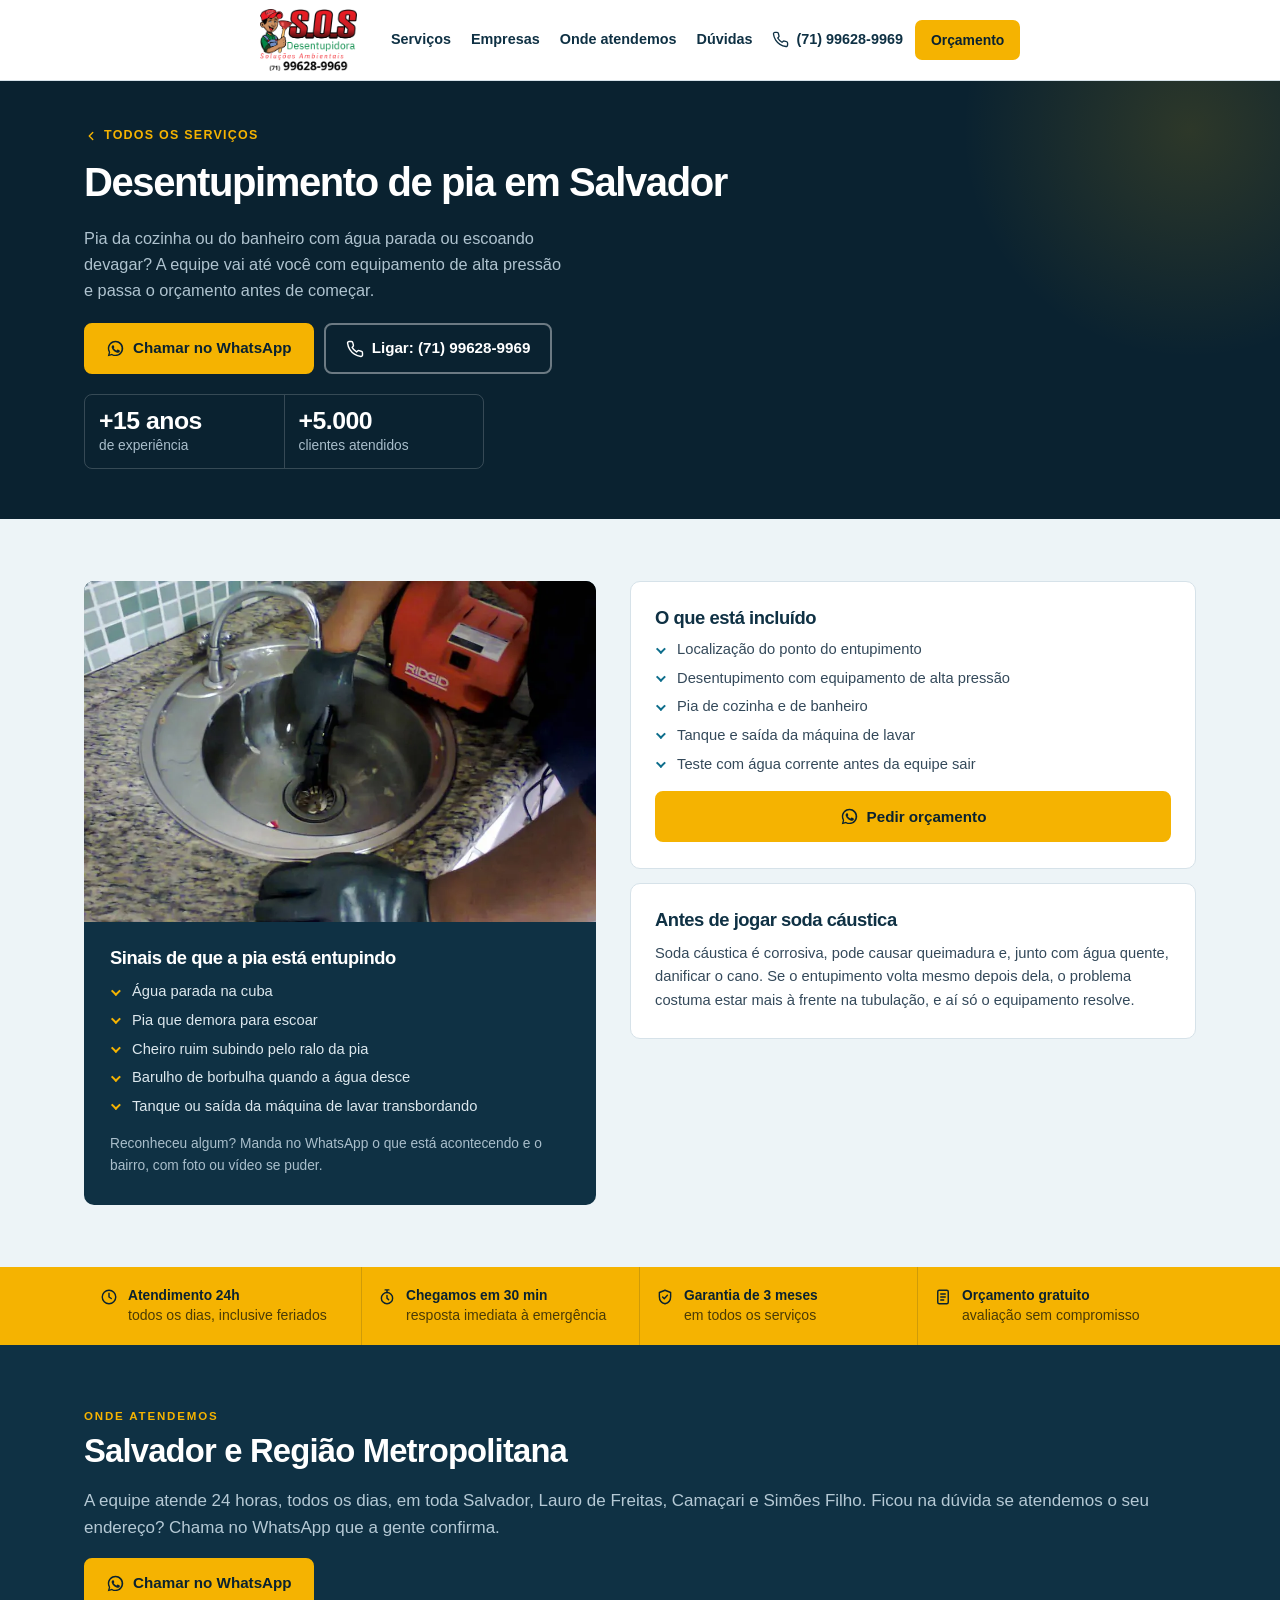
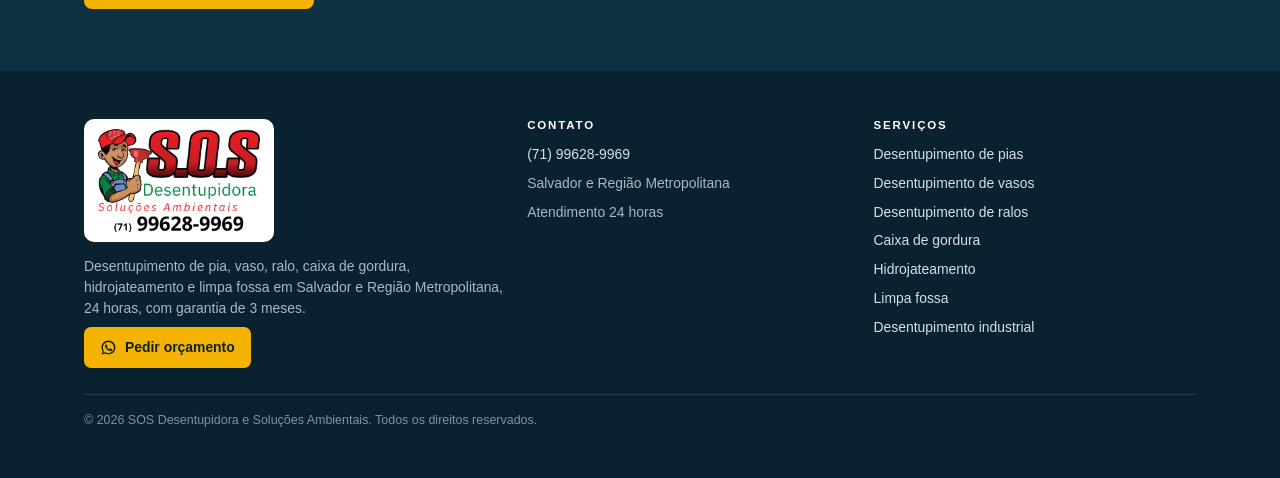
<file: desentupimento-de-pia.html>
<!DOCTYPE html>
<html lang="pt-BR">
<head>
<meta charset="utf-8">
<meta name="viewport" content="width=device-width, initial-scale=1">

<!-- Google Tag Manager -->
<script>(function(w,d,s,l,i){w[l]=w[l]||[];w[l].push({'gtm.start':
new Date().getTime(),event:'gtm.js'});var f=d.getElementsByTagName(s)[0],
j=d.createElement(s),dl=l!='dataLayer'?'&l='+l:'';j.async=true;j.src=
'https://www.googletagmanager.com/gtm.js?id='+i+dl;f.parentNode.insertBefore(j,f);
})(window,document,'script','dataLayer','GTM-K9NSKHHK');</script>
<!-- End Google Tag Manager -->

<!-- Google Ads (a conversão é disparada no clique do WhatsApp e do telefone, no script do fim da página) -->
<script async src="https://www.googletagmanager.com/gtag/js?id=AW-18033664704"></script>
<script>
  window.dataLayer = window.dataLayer || [];
  function gtag(){dataLayer.push(arguments);}
  gtag('js', new Date());
  gtag('config', 'AW-18033664704');
</script>

<title>Desentupimento de Pia em Salvador 24h | SOS Desentupidora</title>
<meta name="description" content="Desentupimento de pia de cozinha e de banheiro em Salvador e Região Metropolitana, 24 horas. Chegamos em 30 minutos, orçamento gratuito e garantia de 3 meses.">
<meta name="robots" content="index, follow">
<link rel="canonical" href="https://sosdesentupidorasalvador.com.br/desentupimento-de-pia">
<meta name="theme-color" content="#0A2230">
<link rel="icon" href="assets/favicon.png" type="image/png">
<link rel="apple-touch-icon" href="assets/icone-180.png">
<meta property="og:type" content="website">
<meta property="og:locale" content="pt_BR">
<meta property="og:site_name" content="SOS Desentupidora">
<meta property="og:url" content="https://sosdesentupidorasalvador.com.br/desentupimento-de-pia">
<meta property="og:title" content="Desentupimento de Pia em Salvador 24h | SOS Desentupidora">
<meta property="og:description" content="Desentupimento de pia de cozinha e de banheiro em Salvador e Região Metropolitana, 24 horas. Chegamos em 30 minutos, orçamento gratuito e garantia de 3 meses.">
<meta property="og:image" content="https://sosdesentupidorasalvador.com.br/assets/servico-pia.webp">
<link rel="stylesheet" href="assets/estilo.css">
</head>
<body>
<!-- Google Tag Manager (noscript) -->
<noscript><iframe src="https://www.googletagmanager.com/ns.html?id=GTM-K9NSKHHK"
height="0" width="0" style="display:none;visibility:hidden"></iframe></noscript>
<!-- End Google Tag Manager (noscript) -->

<a class="sr-only" href="#conteudo">Ir para o conteúdo</a>

<header class="header">
  <div class="wrap header-bar">
    <a class="brand" href="index.html#inicio" aria-label="SOS Desentupidora, ir para o início">
      <img class="brand-logo" src="assets/logo-sos.webp" width="480" height="306" alt="SOS Desentupidora e Soluções Ambientais">
    </a>

    <nav class="nav" aria-label="Navegação principal">
      <a href="index.html#servicos">Serviços</a>
      <a href="index.html#empresas">Empresas</a>
      <a href="index.html#area">Onde atendemos</a>
      <a href="index.html#faq">Dúvidas</a>
    </nav>

    <a data-cta="contato_telefone" data-origem="cabecalho" class="header-phone" href="tel:+5571996289969" aria-label="Ligar para (71) 99628-9969">
      <svg viewBox="0 0 24 24" width="17" height="17" fill="none" stroke="currentColor" stroke-width="1.9" stroke-linecap="round" stroke-linejoin="round" aria-hidden="true"><path d="M22 16.9v3a2 2 0 0 1-2.2 2 19.8 19.8 0 0 1-8.6-3.1 19.5 19.5 0 0 1-6-6A19.8 19.8 0 0 1 2.1 4.2 2 2 0 0 1 4.1 2h3a2 2 0 0 1 2 1.7c.1 1 .4 1.9.7 2.8a2 2 0 0 1-.5 2.1L8.1 9.9a16 16 0 0 0 6 6l1.3-1.2a2 2 0 0 1 2.1-.5c.9.3 1.8.6 2.8.7a2 2 0 0 1 1.7 2z"/></svg>
      <span>(71) 99628-9969</span>
    </a>

    <a data-cta="contato_whatsapp" data-origem="cabecalho" class="btn btn-primary btn-sm header-cta" href="https://wa.me/5571996289969?text=Ol%C3%A1!%20Vim%20pelo%20site%20e%20preciso%20de%20uma%20desentupidora." target="_blank" rel="noopener">Orçamento</a>

    <button class="menu-btn" id="menuBtn" type="button" aria-expanded="false" aria-controls="mobileNav" aria-label="Abrir menu de navegação">
      <svg viewBox="0 0 24 24" width="21" height="21" fill="none" stroke="currentColor" stroke-width="2" stroke-linecap="round" aria-hidden="true"><path d="M3 6h18M3 12h18M3 18h18"/></svg>
    </button>
  </div>

  <nav class="mobile-nav" id="mobileNav" aria-label="Navegação no celular">
    <a href="index.html#servicos">Serviços</a>
    <a href="index.html#empresas">Empresas e condomínios</a>
    <a href="index.html#area">Onde atendemos</a>
    <a href="index.html#faq">Dúvidas</a>
    <a data-cta="contato_telefone" data-origem="cabecalho" href="tel:+5571996289969">Ligar: (71) 99628-9969</a>
  </nav>
</header>

<main id="conteudo">

<section class="page-hero">
  <div class="wrap">
    <a class="voltar" href="index.html#servicos"><svg viewBox="0 0 24 24" aria-hidden="true" stroke-linecap="round" stroke-linejoin="round"><path d="M15 6l-6 6 6 6"/></svg> Todos os serviços</a>
    <h1>Desentupimento de pia em Salvador</h1>
    <p class="hero-sub">Pia da cozinha ou do banheiro com água parada ou escoando devagar? A equipe vai até você com equipamento de alta pressão e passa o orçamento antes de começar.</p>
    <div class="hero-actions">
      <a data-cta="contato_whatsapp" data-origem="pagina_topo" data-servico="pia" class="btn btn-primary" href="https://wa.me/5571996289969?text=Ol%C3%A1!%20Quero%20um%20or%C3%A7amento%20de%20desentupimento%20de%20pia." target="_blank" rel="noopener"><svg viewBox="0 0 32 32" width="19" height="19" fill="currentColor" aria-hidden="true"><path d="M16 3C8.8 3 3 8.8 3 16c0 2.3.6 4.5 1.8 6.4L3 29l6.8-1.8c1.9 1 4 1.6 6.2 1.6 7.2 0 13-5.8 13-13S23.2 3 16 3zm0 23.6c-2 0-3.9-.5-5.5-1.5l-.4-.2-4 1.1 1.1-3.9-.3-.4a10.5 10.5 0 1 1 9.1 4.9zm5.9-7.9c-.3-.2-1.9-.9-2.2-1-.3-.1-.5-.2-.7.2s-.8 1-1 1.2c-.2.2-.4.2-.7.1a8.6 8.6 0 0 1-4.3-3.7c-.3-.6.3-.5.9-1.7.1-.2 0-.4 0-.6s-.7-1.7-1-2.3c-.2-.6-.5-.5-.7-.5h-.6c-.2 0-.6.1-.9.4-.3.4-1.2 1.2-1.2 2.8s1.2 3.2 1.4 3.5c.2.2 2.4 3.7 5.9 5.1 2.2.9 3 1 4.1.8.7-.1 2-.8 2.2-1.6.3-.8.3-1.5.2-1.6-.1-.2-.3-.3-.6-.4z"/></svg> Chamar no WhatsApp</a>
      <a data-cta="contato_telefone" data-origem="pagina_topo" data-servico="pia" class="btn btn-light" href="tel:+5571996289969"><svg viewBox="0 0 24 24" width="18" height="18" fill="none" stroke="currentColor" stroke-width="1.9" stroke-linecap="round" stroke-linejoin="round" aria-hidden="true"><path d="M22 16.9v3a2 2 0 0 1-2.2 2 19.8 19.8 0 0 1-8.6-3.1 19.5 19.5 0 0 1-6-6A19.8 19.8 0 0 1 2.1 4.2 2 2 0 0 1 4.1 2h3a2 2 0 0 1 2 1.7c.1 1 .4 1.9.7 2.8a2 2 0 0 1-.5 2.1L8.1 9.9a16 16 0 0 0 6 6l1.3-1.2a2 2 0 0 1 2.1-.5c.9.3 1.8.6 2.8.7a2 2 0 0 1 1.7 2z"/></svg> Ligar: (71) 99628-9969</a>
    </div>
    <div class="numeros">
        <div class="numero"><strong>+15 anos</strong><span>de experiência</span></div>
        <div class="numero"><strong>+5.000</strong><span>clientes atendidos</span></div>
      </div>
  </div>
</section>

<section class="section section--tint">
  <div class="wrap page-grid">
    <div class="page-sinais">
      <img class="page-foto" src="assets/servico-pia.webp" width="900" height="600" alt="Técnico desentupindo pia de cozinha com máquina">
      <div class="page-sinais-corpo">
        <h2>Sinais de que a pia está entupindo</h2>
        <ul class="list">
          <li>Água parada na cuba</li>
          <li>Pia que demora para escoar</li>
          <li>Cheiro ruim subindo pelo ralo da pia</li>
          <li>Barulho de borbulha quando a água desce</li>
          <li>Tanque ou saída da máquina de lavar transbordando</li>
        </ul>
        <p>Reconheceu algum? Manda no WhatsApp o que está acontecendo e o bairro, com foto ou vídeo se puder.</p>
      </div>
    </div>
    <div>
      <div class="page-box">
        <h2>O que está incluído</h2>
        <ul class="list">
          <li>Localização do ponto do entupimento</li>
          <li>Desentupimento com equipamento de alta pressão</li>
          <li>Pia de cozinha e de banheiro</li>
          <li>Tanque e saída da máquina de lavar</li>
          <li>Teste com água corrente antes da equipe sair</li>
        </ul>
        <a data-cta="contato_whatsapp" data-origem="pagina_caixa" data-servico="pia" class="btn btn-primary btn-block" href="https://wa.me/5571996289969?text=Ol%C3%A1!%20Quero%20um%20or%C3%A7amento%20de%20desentupimento%20de%20pia." target="_blank" rel="noopener"><svg viewBox="0 0 32 32" width="19" height="19" fill="currentColor" aria-hidden="true"><path d="M16 3C8.8 3 3 8.8 3 16c0 2.3.6 4.5 1.8 6.4L3 29l6.8-1.8c1.9 1 4 1.6 6.2 1.6 7.2 0 13-5.8 13-13S23.2 3 16 3zm0 23.6c-2 0-3.9-.5-5.5-1.5l-.4-.2-4 1.1 1.1-3.9-.3-.4a10.5 10.5 0 1 1 9.1 4.9zm5.9-7.9c-.3-.2-1.9-.9-2.2-1-.3-.1-.5-.2-.7.2s-.8 1-1 1.2c-.2.2-.4.2-.7.1a8.6 8.6 0 0 1-4.3-3.7c-.3-.6.3-.5.9-1.7.1-.2 0-.4 0-.6s-.7-1.7-1-2.3c-.2-.6-.5-.5-.7-.5h-.6c-.2 0-.6.1-.9.4-.3.4-1.2 1.2-1.2 2.8s1.2 3.2 1.4 3.5c.2.2 2.4 3.7 5.9 5.1 2.2.9 3 1 4.1.8.7-.1 2-.8 2.2-1.6.3-.8.3-1.5.2-1.6-.1-.2-.3-.3-.6-.4z"/></svg> Pedir orçamento</a>
      </div>
      <div class="page-box">
        <h2>Antes de jogar soda cáustica</h2>
        <p style="margin:0;font-size:.92rem">Soda cáustica é corrosiva, pode causar queimadura e, junto com água quente, danificar o cano. Se o entupimento volta mesmo depois dela, o problema costuma estar mais à frente na tubulação, e aí só o equipamento resolve.</p>
      </div>
    </div>
  </div>
</section>

<section class="trust" aria-label="Por que chamar a SOS Desentupidora">
  <div class="wrap trust-grid">
    <div class="trust-item">
      <svg viewBox="0 0 24 24" aria-hidden="true" stroke-linecap="round" stroke-linejoin="round"><circle cx="12" cy="12" r="9"/><path d="M12 7v5l3 2"/></svg>
      <span><strong>Atendimento 24h</strong>todos os dias, inclusive feriados</span>
    </div>
    <div class="trust-item">
      <svg viewBox="0 0 24 24" aria-hidden="true" stroke-linecap="round" stroke-linejoin="round"><circle cx="12" cy="13.5" r="7.5"/><path d="M12 10v3.5l2.2 2.2M9.5 2.5h5M12 2.5V6"/></svg>
      <span><strong>Chegamos em 30 min</strong>resposta imediata à emergência</span>
    </div>
    <div class="trust-item">
      <svg viewBox="0 0 24 24" aria-hidden="true" stroke-linecap="round" stroke-linejoin="round"><path d="M12 3 4.5 6v5.5c0 4.6 3.2 8.3 7.5 9.5 4.3-1.2 7.5-4.9 7.5-9.5V6z"/><path d="m8.8 12 2.2 2.2 4.2-4.4"/></svg>
      <span><strong>Garantia de 3 meses</strong>em todos os serviços</span>
    </div>
    <div class="trust-item">
      <svg viewBox="0 0 24 24" aria-hidden="true" stroke-linecap="round" stroke-linejoin="round"><rect x="5" y="3" width="14" height="18" rx="2"/><path d="M9 8h6M9 12h6M9 16h4"/></svg>
      <span><strong>Orçamento gratuito</strong>avaliação sem compromisso</span>
    </div>
  </div>
</section>

<section class="section section--navy">
  <div class="wrap">
    <p class="eyebrow">Onde atendemos</p>
    <h2>Salvador e Região Metropolitana</h2>
    <p>A equipe atende 24 horas, todos os dias, em toda Salvador, Lauro de Freitas, Camaçari e Simões Filho. Ficou na dúvida se atendemos o seu endereço? Chama no WhatsApp que a gente confirma.</p>
    <a data-cta="contato_whatsapp" data-origem="pagina_rodape" data-servico="pia" class="btn btn-primary" href="https://wa.me/5571996289969?text=Ol%C3%A1!%20Quero%20um%20or%C3%A7amento%20de%20desentupimento%20de%20pia." target="_blank" rel="noopener"><svg viewBox="0 0 32 32" width="19" height="19" fill="currentColor" aria-hidden="true"><path d="M16 3C8.8 3 3 8.8 3 16c0 2.3.6 4.5 1.8 6.4L3 29l6.8-1.8c1.9 1 4 1.6 6.2 1.6 7.2 0 13-5.8 13-13S23.2 3 16 3zm0 23.6c-2 0-3.9-.5-5.5-1.5l-.4-.2-4 1.1 1.1-3.9-.3-.4a10.5 10.5 0 1 1 9.1 4.9zm5.9-7.9c-.3-.2-1.9-.9-2.2-1-.3-.1-.5-.2-.7.2s-.8 1-1 1.2c-.2.2-.4.2-.7.1a8.6 8.6 0 0 1-4.3-3.7c-.3-.6.3-.5.9-1.7.1-.2 0-.4 0-.6s-.7-1.7-1-2.3c-.2-.6-.5-.5-.7-.5h-.6c-.2 0-.6.1-.9.4-.3.4-1.2 1.2-1.2 2.8s1.2 3.2 1.4 3.5c.2.2 2.4 3.7 5.9 5.1 2.2.9 3 1 4.1.8.7-.1 2-.8 2.2-1.6.3-.8.3-1.5.2-1.6-.1-.2-.3-.3-.6-.4z"/></svg> Chamar no WhatsApp</a>
  </div>
</section>

</main>

<footer class="footer">
  <div class="wrap">
    <div class="footer-grid">
      <div>
        <a class="brand" href="index.html#inicio" aria-label="SOS Desentupidora, voltar ao início">
          <img class="logo-rodape" src="assets/logo-sos.webp" width="480" height="306" alt="SOS Desentupidora e Soluções Ambientais" loading="lazy">
        </a>
        <p style="margin-top:14px">Desentupimento de pia, vaso, ralo, caixa de gordura, hidrojateamento e limpa fossa em Salvador e Região Metropolitana, 24 horas, com garantia de 3 meses.</p>
        <a data-cta="contato_whatsapp" data-origem="rodape" class="btn btn-primary btn-sm" href="https://wa.me/5571996289969?text=Ol%C3%A1!%20Vim%20pelo%20site%20e%20preciso%20de%20uma%20desentupidora." target="_blank" rel="noopener">
          <svg viewBox="0 0 32 32" width="17" height="17" fill="currentColor" aria-hidden="true"><path d="M16 3C8.8 3 3 8.8 3 16c0 2.3.6 4.5 1.8 6.4L3 29l6.8-1.8c1.9 1 4 1.6 6.2 1.6 7.2 0 13-5.8 13-13S23.2 3 16 3zm0 23.6c-2 0-3.9-.5-5.5-1.5l-.4-.2-4 1.1 1.1-3.9-.3-.4a10.5 10.5 0 1 1 9.1 4.9zm5.9-7.9c-.3-.2-1.9-.9-2.2-1-.3-.1-.5-.2-.7.2s-.8 1-1 1.2c-.2.2-.4.2-.7.1a8.6 8.6 0 0 1-4.3-3.7c-.3-.6.3-.5.9-1.7.1-.2 0-.4 0-.6s-.7-1.7-1-2.3c-.2-.6-.5-.5-.7-.5h-.6c-.2 0-.6.1-.9.4-.3.4-1.2 1.2-1.2 2.8s1.2 3.2 1.4 3.5c.2.2 2.4 3.7 5.9 5.1 2.2.9 3 1 4.1.8.7-.1 2-.8 2.2-1.6.3-.8.3-1.5.2-1.6-.1-.2-.3-.3-.6-.4z"/></svg>
          Pedir orçamento
        </a>
      </div>

      <div class="footer-cols">
        <div>
          <h4>Contato</h4>
          <p><a data-cta="contato_telefone" data-origem="rodape" href="tel:+5571996289969">(71) 99628-9969</a></p>
          <p>Salvador e Região Metropolitana</p>
          <p>Atendimento 24 horas</p>
        </div>

        <div>
          <h4>Serviços</h4>
          <p><a href="desentupimento-de-pia.html">Desentupimento de pias</a></p>
          <p><a href="desentupimento-de-vaso-sanitario.html">Desentupimento de vasos</a></p>
          <p><a href="desentupimento-de-ralo.html">Desentupimento de ralos</a></p>
          <p><a href="limpeza-de-caixa-de-gordura.html">Caixa de gordura</a></p>
          <p><a href="hidrojateamento.html">Hidrojateamento</a></p>
          <p><a href="limpa-fossa.html">Limpa fossa</a></p>
          <p><a href="desentupimento-industrial.html">Desentupimento industrial</a></p>
        </div>
      </div>
    </div>

    <div class="footer-bottom">
      <p>© 2026 SOS Desentupidora e Soluções Ambientais. Todos os direitos reservados.</p>
    </div>
  </div>
</footer>
<a data-cta="contato_whatsapp" data-origem="flutuante" class="float-wa" href="https://wa.me/5571996289969?text=Ol%C3%A1!%20Vim%20pelo%20site%20e%20preciso%20de%20uma%20desentupidora." target="_blank" rel="noopener" aria-label="Chamar a SOS Desentupidora no WhatsApp">
  <svg viewBox="0 0 32 32" aria-hidden="true"><path d="M16 3C8.8 3 3 8.8 3 16c0 2.3.6 4.5 1.8 6.4L3 29l6.8-1.8c1.9 1 4 1.6 6.2 1.6 7.2 0 13-5.8 13-13S23.2 3 16 3zm0 23.6c-2 0-3.9-.5-5.5-1.5l-.4-.2-4 1.1 1.1-3.9-.3-.4a10.5 10.5 0 1 1 9.1 4.9zm5.9-7.9c-.3-.2-1.9-.9-2.2-1-.3-.1-.5-.2-.7.2s-.8 1-1 1.2c-.2.2-.4.2-.7.1a8.6 8.6 0 0 1-4.3-3.7c-.3-.6.3-.5.9-1.7.1-.2 0-.4 0-.6s-.7-1.7-1-2.3c-.2-.6-.5-.5-.7-.5h-.6c-.2 0-.6.1-.9.4-.3.4-1.2 1.2-1.2 2.8s1.2 3.2 1.4 3.5c.2.2 2.4 3.7 5.9 5.1 2.2.9 3 1 4.1.8.7-.1 2-.8 2.2-1.6.3-.8.3-1.5.2-1.6-.1-.2-.3-.3-.6-.4z"/></svg>
</a>
<script>
(function(){
  var CONVERSAO_ADS = 'AW-18033664704/qM7xCLXnsY0cEMDFj5dD';

  function medir(dados){
    // limpa os parâmetros do evento anterior, senão o dataLayer os carrega para o próximo
    var evento = { event: null, origem: undefined, servico: undefined, pergunta: undefined };
    for (var chave in dados) {
      if (Object.prototype.hasOwnProperty.call(dados, chave)) evento[chave] = dados[chave];
    }
    window.dataLayer = window.dataLayer || [];
    window.dataLayer.push(evento);
  }

  // mesma conversão do site anterior: todo clique no WhatsApp ou no telefone conta no Google Ads
  function converter(){
    if (typeof window.gtag !== 'function') return;
    window.gtag('event', 'conversion', { send_to: CONVERSAO_ADS, value: 1.0, currency: 'BRL', transport_type: 'beacon' });
  }

  // menu do celular
  var btn = document.getElementById('menuBtn');
  var nav = document.getElementById('mobileNav');
  if (btn && nav) {
    btn.addEventListener('click', function(){
      var open = nav.classList.toggle('open');
      btn.setAttribute('aria-expanded', open ? 'true' : 'false');
    });
    nav.addEventListener('click', function(e){
      if (e.target.tagName === 'A') {
        nav.classList.remove('open');
        btn.setAttribute('aria-expanded','false');
      }
    });
  }

  // qualquer elemento com data-cta vira um evento no dataLayer
  document.addEventListener('click', function(e){
    var alvo = e.target;
    if (!alvo || !alvo.closest) return;
    var el = alvo.closest('[data-cta]');
    if (!el) return;
    var tipo = el.getAttribute('data-cta');
    medir({
      event: tipo,
      origem: el.getAttribute('data-origem') || undefined,
      servico: el.getAttribute('data-servico') || undefined
    });
    if (tipo === 'contato_whatsapp' || tipo === 'contato_telefone') converter();
  });

  // pergunta frequente aberta
  var duvidas = document.querySelectorAll('.faq details');
  for (var i = 0; i < duvidas.length; i++) {
    (function(d){
      d.addEventListener('toggle', function(){
        if (!d.open) return;
        var titulo = d.querySelector('summary');
        medir({ event: 'abriu_duvida', pergunta: titulo ? titulo.textContent.trim() : '' });
      });
    })(duvidas[i]);
  }

})();
</script>
</body>
</html>
</file>
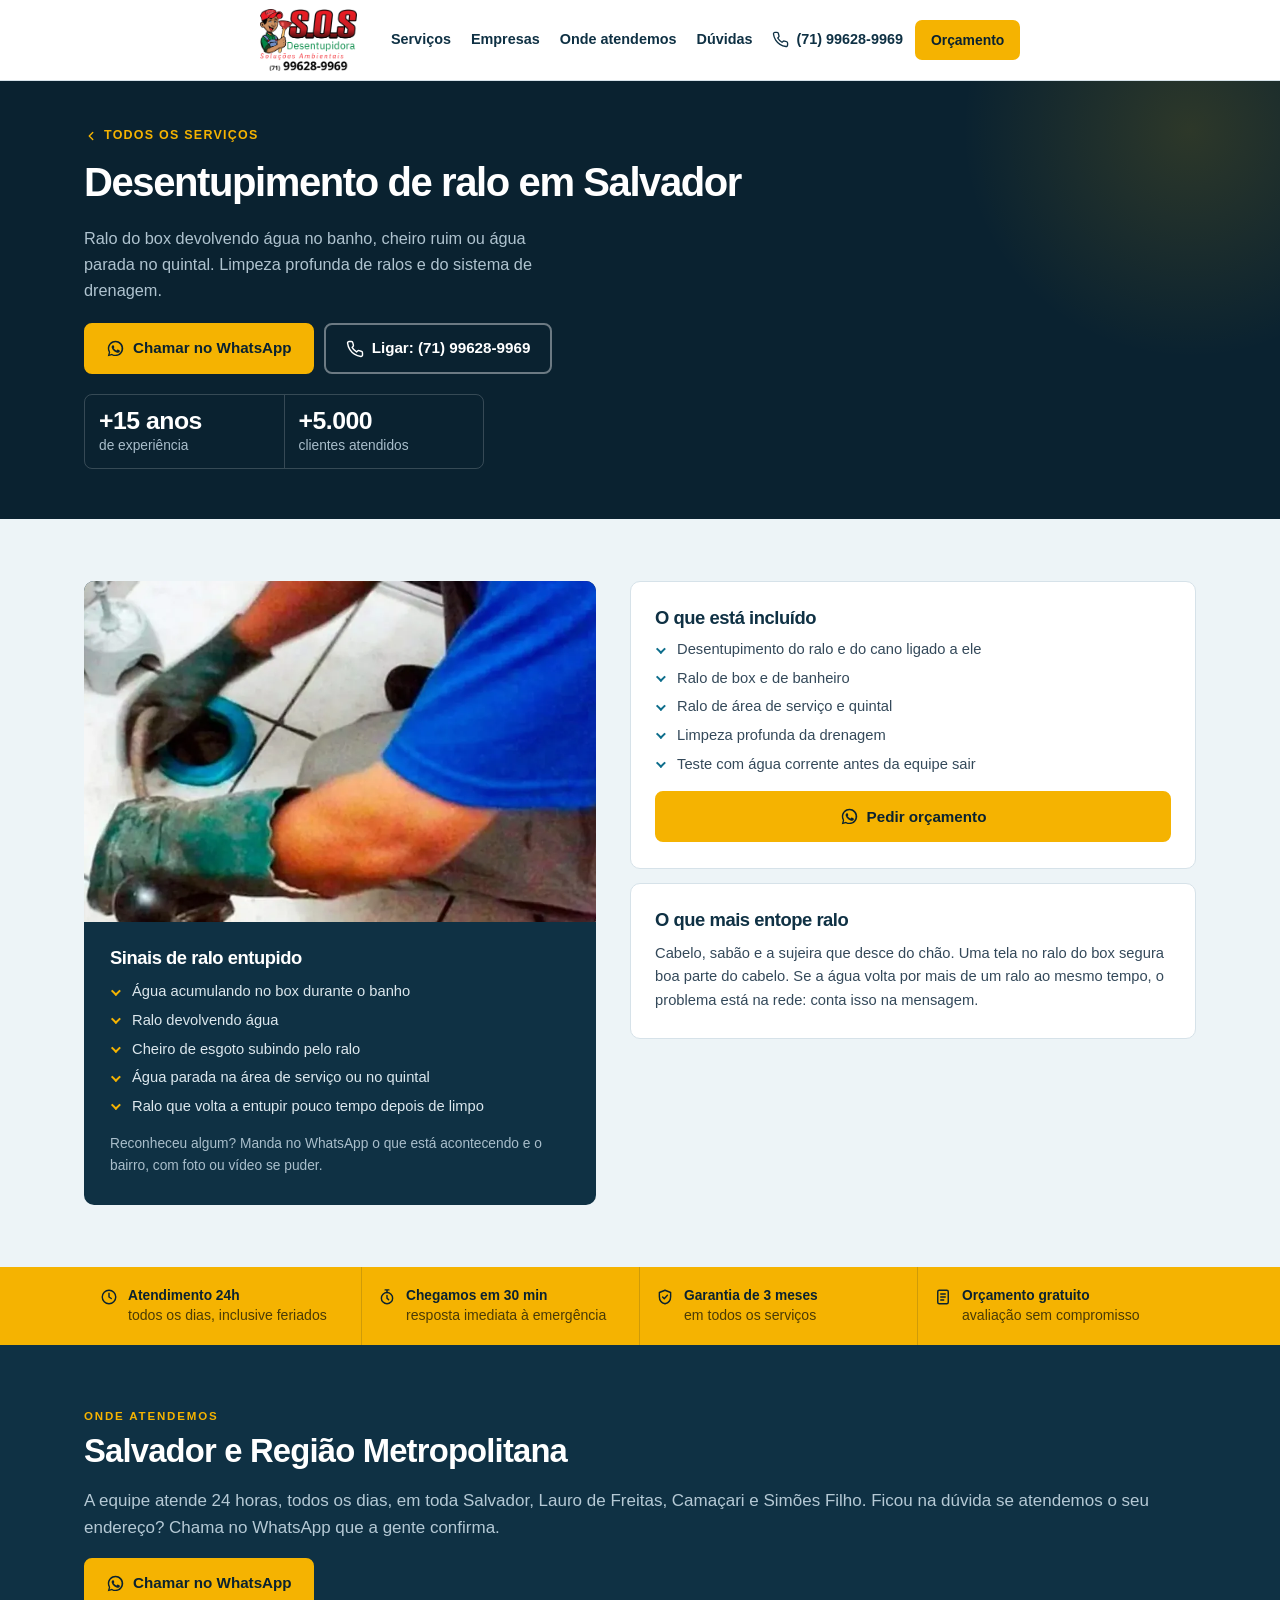
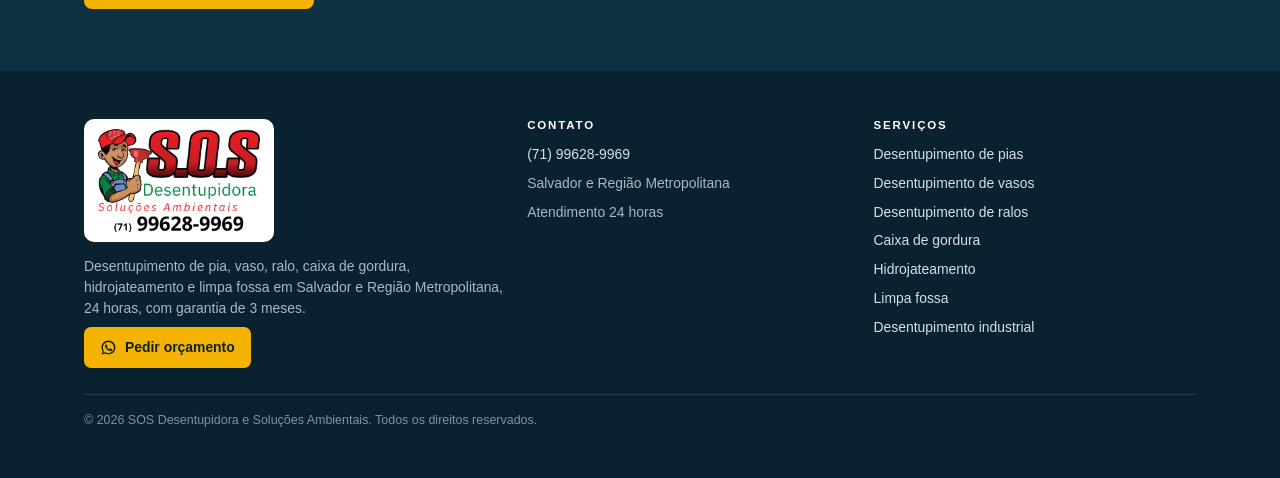
<file: desentupimento-de-ralo.html>
<!DOCTYPE html>
<html lang="pt-BR">
<head>
<meta charset="utf-8">
<meta name="viewport" content="width=device-width, initial-scale=1">

<!-- Google Tag Manager -->
<script>(function(w,d,s,l,i){w[l]=w[l]||[];w[l].push({'gtm.start':
new Date().getTime(),event:'gtm.js'});var f=d.getElementsByTagName(s)[0],
j=d.createElement(s),dl=l!='dataLayer'?'&l='+l:'';j.async=true;j.src=
'https://www.googletagmanager.com/gtm.js?id='+i+dl;f.parentNode.insertBefore(j,f);
})(window,document,'script','dataLayer','GTM-K9NSKHHK');</script>
<!-- End Google Tag Manager -->

<!-- Google Ads (a conversão é disparada no clique do WhatsApp e do telefone, no script do fim da página) -->
<script async src="https://www.googletagmanager.com/gtag/js?id=AW-18033664704"></script>
<script>
  window.dataLayer = window.dataLayer || [];
  function gtag(){dataLayer.push(arguments);}
  gtag('js', new Date());
  gtag('config', 'AW-18033664704');
</script>

<title>Desentupimento de Ralo em Salvador 24h | SOS Desentupidora</title>
<meta name="description" content="Desentupimento de ralo de box, banheiro, área de serviço e quintal em Salvador e Região Metropolitana, 24 horas, com limpeza profunda e garantia de 3 meses.">
<meta name="robots" content="index, follow">
<link rel="canonical" href="https://sosdesentupidorasalvador.com.br/desentupimento-de-ralo">
<meta name="theme-color" content="#0A2230">
<link rel="icon" href="assets/favicon.png" type="image/png">
<link rel="apple-touch-icon" href="assets/icone-180.png">
<meta property="og:type" content="website">
<meta property="og:locale" content="pt_BR">
<meta property="og:site_name" content="SOS Desentupidora">
<meta property="og:url" content="https://sosdesentupidorasalvador.com.br/desentupimento-de-ralo">
<meta property="og:title" content="Desentupimento de Ralo em Salvador 24h | SOS Desentupidora">
<meta property="og:description" content="Desentupimento de ralo de box, banheiro, área de serviço e quintal em Salvador e Região Metropolitana, 24 horas, com limpeza profunda e garantia de 3 meses.">
<meta property="og:image" content="https://sosdesentupidorasalvador.com.br/assets/servico-ralo.webp">
<link rel="stylesheet" href="assets/estilo.css">
</head>
<body>
<!-- Google Tag Manager (noscript) -->
<noscript><iframe src="https://www.googletagmanager.com/ns.html?id=GTM-K9NSKHHK"
height="0" width="0" style="display:none;visibility:hidden"></iframe></noscript>
<!-- End Google Tag Manager (noscript) -->

<a class="sr-only" href="#conteudo">Ir para o conteúdo</a>

<header class="header">
  <div class="wrap header-bar">
    <a class="brand" href="index.html#inicio" aria-label="SOS Desentupidora, ir para o início">
      <img class="brand-logo" src="assets/logo-sos.webp" width="480" height="306" alt="SOS Desentupidora e Soluções Ambientais">
    </a>

    <nav class="nav" aria-label="Navegação principal">
      <a href="index.html#servicos">Serviços</a>
      <a href="index.html#empresas">Empresas</a>
      <a href="index.html#area">Onde atendemos</a>
      <a href="index.html#faq">Dúvidas</a>
    </nav>

    <a data-cta="contato_telefone" data-origem="cabecalho" class="header-phone" href="tel:+5571996289969" aria-label="Ligar para (71) 99628-9969">
      <svg viewBox="0 0 24 24" width="17" height="17" fill="none" stroke="currentColor" stroke-width="1.9" stroke-linecap="round" stroke-linejoin="round" aria-hidden="true"><path d="M22 16.9v3a2 2 0 0 1-2.2 2 19.8 19.8 0 0 1-8.6-3.1 19.5 19.5 0 0 1-6-6A19.8 19.8 0 0 1 2.1 4.2 2 2 0 0 1 4.1 2h3a2 2 0 0 1 2 1.7c.1 1 .4 1.9.7 2.8a2 2 0 0 1-.5 2.1L8.1 9.9a16 16 0 0 0 6 6l1.3-1.2a2 2 0 0 1 2.1-.5c.9.3 1.8.6 2.8.7a2 2 0 0 1 1.7 2z"/></svg>
      <span>(71) 99628-9969</span>
    </a>

    <a data-cta="contato_whatsapp" data-origem="cabecalho" class="btn btn-primary btn-sm header-cta" href="https://wa.me/5571996289969?text=Ol%C3%A1!%20Vim%20pelo%20site%20e%20preciso%20de%20uma%20desentupidora." target="_blank" rel="noopener">Orçamento</a>

    <button class="menu-btn" id="menuBtn" type="button" aria-expanded="false" aria-controls="mobileNav" aria-label="Abrir menu de navegação">
      <svg viewBox="0 0 24 24" width="21" height="21" fill="none" stroke="currentColor" stroke-width="2" stroke-linecap="round" aria-hidden="true"><path d="M3 6h18M3 12h18M3 18h18"/></svg>
    </button>
  </div>

  <nav class="mobile-nav" id="mobileNav" aria-label="Navegação no celular">
    <a href="index.html#servicos">Serviços</a>
    <a href="index.html#empresas">Empresas e condomínios</a>
    <a href="index.html#area">Onde atendemos</a>
    <a href="index.html#faq">Dúvidas</a>
    <a data-cta="contato_telefone" data-origem="cabecalho" href="tel:+5571996289969">Ligar: (71) 99628-9969</a>
  </nav>
</header>

<main id="conteudo">

<section class="page-hero">
  <div class="wrap">
    <a class="voltar" href="index.html#servicos"><svg viewBox="0 0 24 24" aria-hidden="true" stroke-linecap="round" stroke-linejoin="round"><path d="M15 6l-6 6 6 6"/></svg> Todos os serviços</a>
    <h1>Desentupimento de ralo em Salvador</h1>
    <p class="hero-sub">Ralo do box devolvendo água no banho, cheiro ruim ou água parada no quintal. Limpeza profunda de ralos e do sistema de drenagem.</p>
    <div class="hero-actions">
      <a data-cta="contato_whatsapp" data-origem="pagina_topo" data-servico="ralo" class="btn btn-primary" href="https://wa.me/5571996289969?text=Ol%C3%A1!%20Quero%20um%20or%C3%A7amento%20de%20desentupimento%20de%20ralo." target="_blank" rel="noopener"><svg viewBox="0 0 32 32" width="19" height="19" fill="currentColor" aria-hidden="true"><path d="M16 3C8.8 3 3 8.8 3 16c0 2.3.6 4.5 1.8 6.4L3 29l6.8-1.8c1.9 1 4 1.6 6.2 1.6 7.2 0 13-5.8 13-13S23.2 3 16 3zm0 23.6c-2 0-3.9-.5-5.5-1.5l-.4-.2-4 1.1 1.1-3.9-.3-.4a10.5 10.5 0 1 1 9.1 4.9zm5.9-7.9c-.3-.2-1.9-.9-2.2-1-.3-.1-.5-.2-.7.2s-.8 1-1 1.2c-.2.2-.4.2-.7.1a8.6 8.6 0 0 1-4.3-3.7c-.3-.6.3-.5.9-1.7.1-.2 0-.4 0-.6s-.7-1.7-1-2.3c-.2-.6-.5-.5-.7-.5h-.6c-.2 0-.6.1-.9.4-.3.4-1.2 1.2-1.2 2.8s1.2 3.2 1.4 3.5c.2.2 2.4 3.7 5.9 5.1 2.2.9 3 1 4.1.8.7-.1 2-.8 2.2-1.6.3-.8.3-1.5.2-1.6-.1-.2-.3-.3-.6-.4z"/></svg> Chamar no WhatsApp</a>
      <a data-cta="contato_telefone" data-origem="pagina_topo" data-servico="ralo" class="btn btn-light" href="tel:+5571996289969"><svg viewBox="0 0 24 24" width="18" height="18" fill="none" stroke="currentColor" stroke-width="1.9" stroke-linecap="round" stroke-linejoin="round" aria-hidden="true"><path d="M22 16.9v3a2 2 0 0 1-2.2 2 19.8 19.8 0 0 1-8.6-3.1 19.5 19.5 0 0 1-6-6A19.8 19.8 0 0 1 2.1 4.2 2 2 0 0 1 4.1 2h3a2 2 0 0 1 2 1.7c.1 1 .4 1.9.7 2.8a2 2 0 0 1-.5 2.1L8.1 9.9a16 16 0 0 0 6 6l1.3-1.2a2 2 0 0 1 2.1-.5c.9.3 1.8.6 2.8.7a2 2 0 0 1 1.7 2z"/></svg> Ligar: (71) 99628-9969</a>
    </div>
    <div class="numeros">
        <div class="numero"><strong>+15 anos</strong><span>de experiência</span></div>
        <div class="numero"><strong>+5.000</strong><span>clientes atendidos</span></div>
      </div>
  </div>
</section>

<section class="section section--tint">
  <div class="wrap page-grid">
    <div class="page-sinais">
      <img class="page-foto" src="assets/servico-ralo.webp" width="900" height="600" alt="Técnico desentupindo ralo com cabo de aço">
      <div class="page-sinais-corpo">
        <h2>Sinais de ralo entupido</h2>
        <ul class="list">
          <li>Água acumulando no box durante o banho</li>
          <li>Ralo devolvendo água</li>
          <li>Cheiro de esgoto subindo pelo ralo</li>
          <li>Água parada na área de serviço ou no quintal</li>
          <li>Ralo que volta a entupir pouco tempo depois de limpo</li>
        </ul>
        <p>Reconheceu algum? Manda no WhatsApp o que está acontecendo e o bairro, com foto ou vídeo se puder.</p>
      </div>
    </div>
    <div>
      <div class="page-box">
        <h2>O que está incluído</h2>
        <ul class="list">
          <li>Desentupimento do ralo e do cano ligado a ele</li>
          <li>Ralo de box e de banheiro</li>
          <li>Ralo de área de serviço e quintal</li>
          <li>Limpeza profunda da drenagem</li>
          <li>Teste com água corrente antes da equipe sair</li>
        </ul>
        <a data-cta="contato_whatsapp" data-origem="pagina_caixa" data-servico="ralo" class="btn btn-primary btn-block" href="https://wa.me/5571996289969?text=Ol%C3%A1!%20Quero%20um%20or%C3%A7amento%20de%20desentupimento%20de%20ralo." target="_blank" rel="noopener"><svg viewBox="0 0 32 32" width="19" height="19" fill="currentColor" aria-hidden="true"><path d="M16 3C8.8 3 3 8.8 3 16c0 2.3.6 4.5 1.8 6.4L3 29l6.8-1.8c1.9 1 4 1.6 6.2 1.6 7.2 0 13-5.8 13-13S23.2 3 16 3zm0 23.6c-2 0-3.9-.5-5.5-1.5l-.4-.2-4 1.1 1.1-3.9-.3-.4a10.5 10.5 0 1 1 9.1 4.9zm5.9-7.9c-.3-.2-1.9-.9-2.2-1-.3-.1-.5-.2-.7.2s-.8 1-1 1.2c-.2.2-.4.2-.7.1a8.6 8.6 0 0 1-4.3-3.7c-.3-.6.3-.5.9-1.7.1-.2 0-.4 0-.6s-.7-1.7-1-2.3c-.2-.6-.5-.5-.7-.5h-.6c-.2 0-.6.1-.9.4-.3.4-1.2 1.2-1.2 2.8s1.2 3.2 1.4 3.5c.2.2 2.4 3.7 5.9 5.1 2.2.9 3 1 4.1.8.7-.1 2-.8 2.2-1.6.3-.8.3-1.5.2-1.6-.1-.2-.3-.3-.6-.4z"/></svg> Pedir orçamento</a>
      </div>
      <div class="page-box">
        <h2>O que mais entope ralo</h2>
        <p style="margin:0;font-size:.92rem">Cabelo, sabão e a sujeira que desce do chão. Uma tela no ralo do box segura boa parte do cabelo. Se a água volta por mais de um ralo ao mesmo tempo, o problema está na rede: conta isso na mensagem.</p>
      </div>
    </div>
  </div>
</section>

<section class="trust" aria-label="Por que chamar a SOS Desentupidora">
  <div class="wrap trust-grid">
    <div class="trust-item">
      <svg viewBox="0 0 24 24" aria-hidden="true" stroke-linecap="round" stroke-linejoin="round"><circle cx="12" cy="12" r="9"/><path d="M12 7v5l3 2"/></svg>
      <span><strong>Atendimento 24h</strong>todos os dias, inclusive feriados</span>
    </div>
    <div class="trust-item">
      <svg viewBox="0 0 24 24" aria-hidden="true" stroke-linecap="round" stroke-linejoin="round"><circle cx="12" cy="13.5" r="7.5"/><path d="M12 10v3.5l2.2 2.2M9.5 2.5h5M12 2.5V6"/></svg>
      <span><strong>Chegamos em 30 min</strong>resposta imediata à emergência</span>
    </div>
    <div class="trust-item">
      <svg viewBox="0 0 24 24" aria-hidden="true" stroke-linecap="round" stroke-linejoin="round"><path d="M12 3 4.5 6v5.5c0 4.6 3.2 8.3 7.5 9.5 4.3-1.2 7.5-4.9 7.5-9.5V6z"/><path d="m8.8 12 2.2 2.2 4.2-4.4"/></svg>
      <span><strong>Garantia de 3 meses</strong>em todos os serviços</span>
    </div>
    <div class="trust-item">
      <svg viewBox="0 0 24 24" aria-hidden="true" stroke-linecap="round" stroke-linejoin="round"><rect x="5" y="3" width="14" height="18" rx="2"/><path d="M9 8h6M9 12h6M9 16h4"/></svg>
      <span><strong>Orçamento gratuito</strong>avaliação sem compromisso</span>
    </div>
  </div>
</section>

<section class="section section--navy">
  <div class="wrap">
    <p class="eyebrow">Onde atendemos</p>
    <h2>Salvador e Região Metropolitana</h2>
    <p>A equipe atende 24 horas, todos os dias, em toda Salvador, Lauro de Freitas, Camaçari e Simões Filho. Ficou na dúvida se atendemos o seu endereço? Chama no WhatsApp que a gente confirma.</p>
    <a data-cta="contato_whatsapp" data-origem="pagina_rodape" data-servico="ralo" class="btn btn-primary" href="https://wa.me/5571996289969?text=Ol%C3%A1!%20Quero%20um%20or%C3%A7amento%20de%20desentupimento%20de%20ralo." target="_blank" rel="noopener"><svg viewBox="0 0 32 32" width="19" height="19" fill="currentColor" aria-hidden="true"><path d="M16 3C8.8 3 3 8.8 3 16c0 2.3.6 4.5 1.8 6.4L3 29l6.8-1.8c1.9 1 4 1.6 6.2 1.6 7.2 0 13-5.8 13-13S23.2 3 16 3zm0 23.6c-2 0-3.9-.5-5.5-1.5l-.4-.2-4 1.1 1.1-3.9-.3-.4a10.5 10.5 0 1 1 9.1 4.9zm5.9-7.9c-.3-.2-1.9-.9-2.2-1-.3-.1-.5-.2-.7.2s-.8 1-1 1.2c-.2.2-.4.2-.7.1a8.6 8.6 0 0 1-4.3-3.7c-.3-.6.3-.5.9-1.7.1-.2 0-.4 0-.6s-.7-1.7-1-2.3c-.2-.6-.5-.5-.7-.5h-.6c-.2 0-.6.1-.9.4-.3.4-1.2 1.2-1.2 2.8s1.2 3.2 1.4 3.5c.2.2 2.4 3.7 5.9 5.1 2.2.9 3 1 4.1.8.7-.1 2-.8 2.2-1.6.3-.8.3-1.5.2-1.6-.1-.2-.3-.3-.6-.4z"/></svg> Chamar no WhatsApp</a>
  </div>
</section>

</main>

<footer class="footer">
  <div class="wrap">
    <div class="footer-grid">
      <div>
        <a class="brand" href="index.html#inicio" aria-label="SOS Desentupidora, voltar ao início">
          <img class="logo-rodape" src="assets/logo-sos.webp" width="480" height="306" alt="SOS Desentupidora e Soluções Ambientais" loading="lazy">
        </a>
        <p style="margin-top:14px">Desentupimento de pia, vaso, ralo, caixa de gordura, hidrojateamento e limpa fossa em Salvador e Região Metropolitana, 24 horas, com garantia de 3 meses.</p>
        <a data-cta="contato_whatsapp" data-origem="rodape" class="btn btn-primary btn-sm" href="https://wa.me/5571996289969?text=Ol%C3%A1!%20Vim%20pelo%20site%20e%20preciso%20de%20uma%20desentupidora." target="_blank" rel="noopener">
          <svg viewBox="0 0 32 32" width="17" height="17" fill="currentColor" aria-hidden="true"><path d="M16 3C8.8 3 3 8.8 3 16c0 2.3.6 4.5 1.8 6.4L3 29l6.8-1.8c1.9 1 4 1.6 6.2 1.6 7.2 0 13-5.8 13-13S23.2 3 16 3zm0 23.6c-2 0-3.9-.5-5.5-1.5l-.4-.2-4 1.1 1.1-3.9-.3-.4a10.5 10.5 0 1 1 9.1 4.9zm5.9-7.9c-.3-.2-1.9-.9-2.2-1-.3-.1-.5-.2-.7.2s-.8 1-1 1.2c-.2.2-.4.2-.7.1a8.6 8.6 0 0 1-4.3-3.7c-.3-.6.3-.5.9-1.7.1-.2 0-.4 0-.6s-.7-1.7-1-2.3c-.2-.6-.5-.5-.7-.5h-.6c-.2 0-.6.1-.9.4-.3.4-1.2 1.2-1.2 2.8s1.2 3.2 1.4 3.5c.2.2 2.4 3.7 5.9 5.1 2.2.9 3 1 4.1.8.7-.1 2-.8 2.2-1.6.3-.8.3-1.5.2-1.6-.1-.2-.3-.3-.6-.4z"/></svg>
          Pedir orçamento
        </a>
      </div>

      <div class="footer-cols">
        <div>
          <h4>Contato</h4>
          <p><a data-cta="contato_telefone" data-origem="rodape" href="tel:+5571996289969">(71) 99628-9969</a></p>
          <p>Salvador e Região Metropolitana</p>
          <p>Atendimento 24 horas</p>
        </div>

        <div>
          <h4>Serviços</h4>
          <p><a href="desentupimento-de-pia.html">Desentupimento de pias</a></p>
          <p><a href="desentupimento-de-vaso-sanitario.html">Desentupimento de vasos</a></p>
          <p><a href="desentupimento-de-ralo.html">Desentupimento de ralos</a></p>
          <p><a href="limpeza-de-caixa-de-gordura.html">Caixa de gordura</a></p>
          <p><a href="hidrojateamento.html">Hidrojateamento</a></p>
          <p><a href="limpa-fossa.html">Limpa fossa</a></p>
          <p><a href="desentupimento-industrial.html">Desentupimento industrial</a></p>
        </div>
      </div>
    </div>

    <div class="footer-bottom">
      <p>© 2026 SOS Desentupidora e Soluções Ambientais. Todos os direitos reservados.</p>
    </div>
  </div>
</footer>
<a data-cta="contato_whatsapp" data-origem="flutuante" class="float-wa" href="https://wa.me/5571996289969?text=Ol%C3%A1!%20Vim%20pelo%20site%20e%20preciso%20de%20uma%20desentupidora." target="_blank" rel="noopener" aria-label="Chamar a SOS Desentupidora no WhatsApp">
  <svg viewBox="0 0 32 32" aria-hidden="true"><path d="M16 3C8.8 3 3 8.8 3 16c0 2.3.6 4.5 1.8 6.4L3 29l6.8-1.8c1.9 1 4 1.6 6.2 1.6 7.2 0 13-5.8 13-13S23.2 3 16 3zm0 23.6c-2 0-3.9-.5-5.5-1.5l-.4-.2-4 1.1 1.1-3.9-.3-.4a10.5 10.5 0 1 1 9.1 4.9zm5.9-7.9c-.3-.2-1.9-.9-2.2-1-.3-.1-.5-.2-.7.2s-.8 1-1 1.2c-.2.2-.4.2-.7.1a8.6 8.6 0 0 1-4.3-3.7c-.3-.6.3-.5.9-1.7.1-.2 0-.4 0-.6s-.7-1.7-1-2.3c-.2-.6-.5-.5-.7-.5h-.6c-.2 0-.6.1-.9.4-.3.4-1.2 1.2-1.2 2.8s1.2 3.2 1.4 3.5c.2.2 2.4 3.7 5.9 5.1 2.2.9 3 1 4.1.8.7-.1 2-.8 2.2-1.6.3-.8.3-1.5.2-1.6-.1-.2-.3-.3-.6-.4z"/></svg>
</a>
<script>
(function(){
  var CONVERSAO_ADS = 'AW-18033664704/qM7xCLXnsY0cEMDFj5dD';

  function medir(dados){
    // limpa os parâmetros do evento anterior, senão o dataLayer os carrega para o próximo
    var evento = { event: null, origem: undefined, servico: undefined, pergunta: undefined };
    for (var chave in dados) {
      if (Object.prototype.hasOwnProperty.call(dados, chave)) evento[chave] = dados[chave];
    }
    window.dataLayer = window.dataLayer || [];
    window.dataLayer.push(evento);
  }

  // mesma conversão do site anterior: todo clique no WhatsApp ou no telefone conta no Google Ads
  function converter(){
    if (typeof window.gtag !== 'function') return;
    window.gtag('event', 'conversion', { send_to: CONVERSAO_ADS, value: 1.0, currency: 'BRL', transport_type: 'beacon' });
  }

  // menu do celular
  var btn = document.getElementById('menuBtn');
  var nav = document.getElementById('mobileNav');
  if (btn && nav) {
    btn.addEventListener('click', function(){
      var open = nav.classList.toggle('open');
      btn.setAttribute('aria-expanded', open ? 'true' : 'false');
    });
    nav.addEventListener('click', function(e){
      if (e.target.tagName === 'A') {
        nav.classList.remove('open');
        btn.setAttribute('aria-expanded','false');
      }
    });
  }

  // qualquer elemento com data-cta vira um evento no dataLayer
  document.addEventListener('click', function(e){
    var alvo = e.target;
    if (!alvo || !alvo.closest) return;
    var el = alvo.closest('[data-cta]');
    if (!el) return;
    var tipo = el.getAttribute('data-cta');
    medir({
      event: tipo,
      origem: el.getAttribute('data-origem') || undefined,
      servico: el.getAttribute('data-servico') || undefined
    });
    if (tipo === 'contato_whatsapp' || tipo === 'contato_telefone') converter();
  });

  // pergunta frequente aberta
  var duvidas = document.querySelectorAll('.faq details');
  for (var i = 0; i < duvidas.length; i++) {
    (function(d){
      d.addEventListener('toggle', function(){
        if (!d.open) return;
        var titulo = d.querySelector('summary');
        medir({ event: 'abriu_duvida', pergunta: titulo ? titulo.textContent.trim() : '' });
      });
    })(duvidas[i]);
  }

})();
</script>
</body>
</html>
</file>
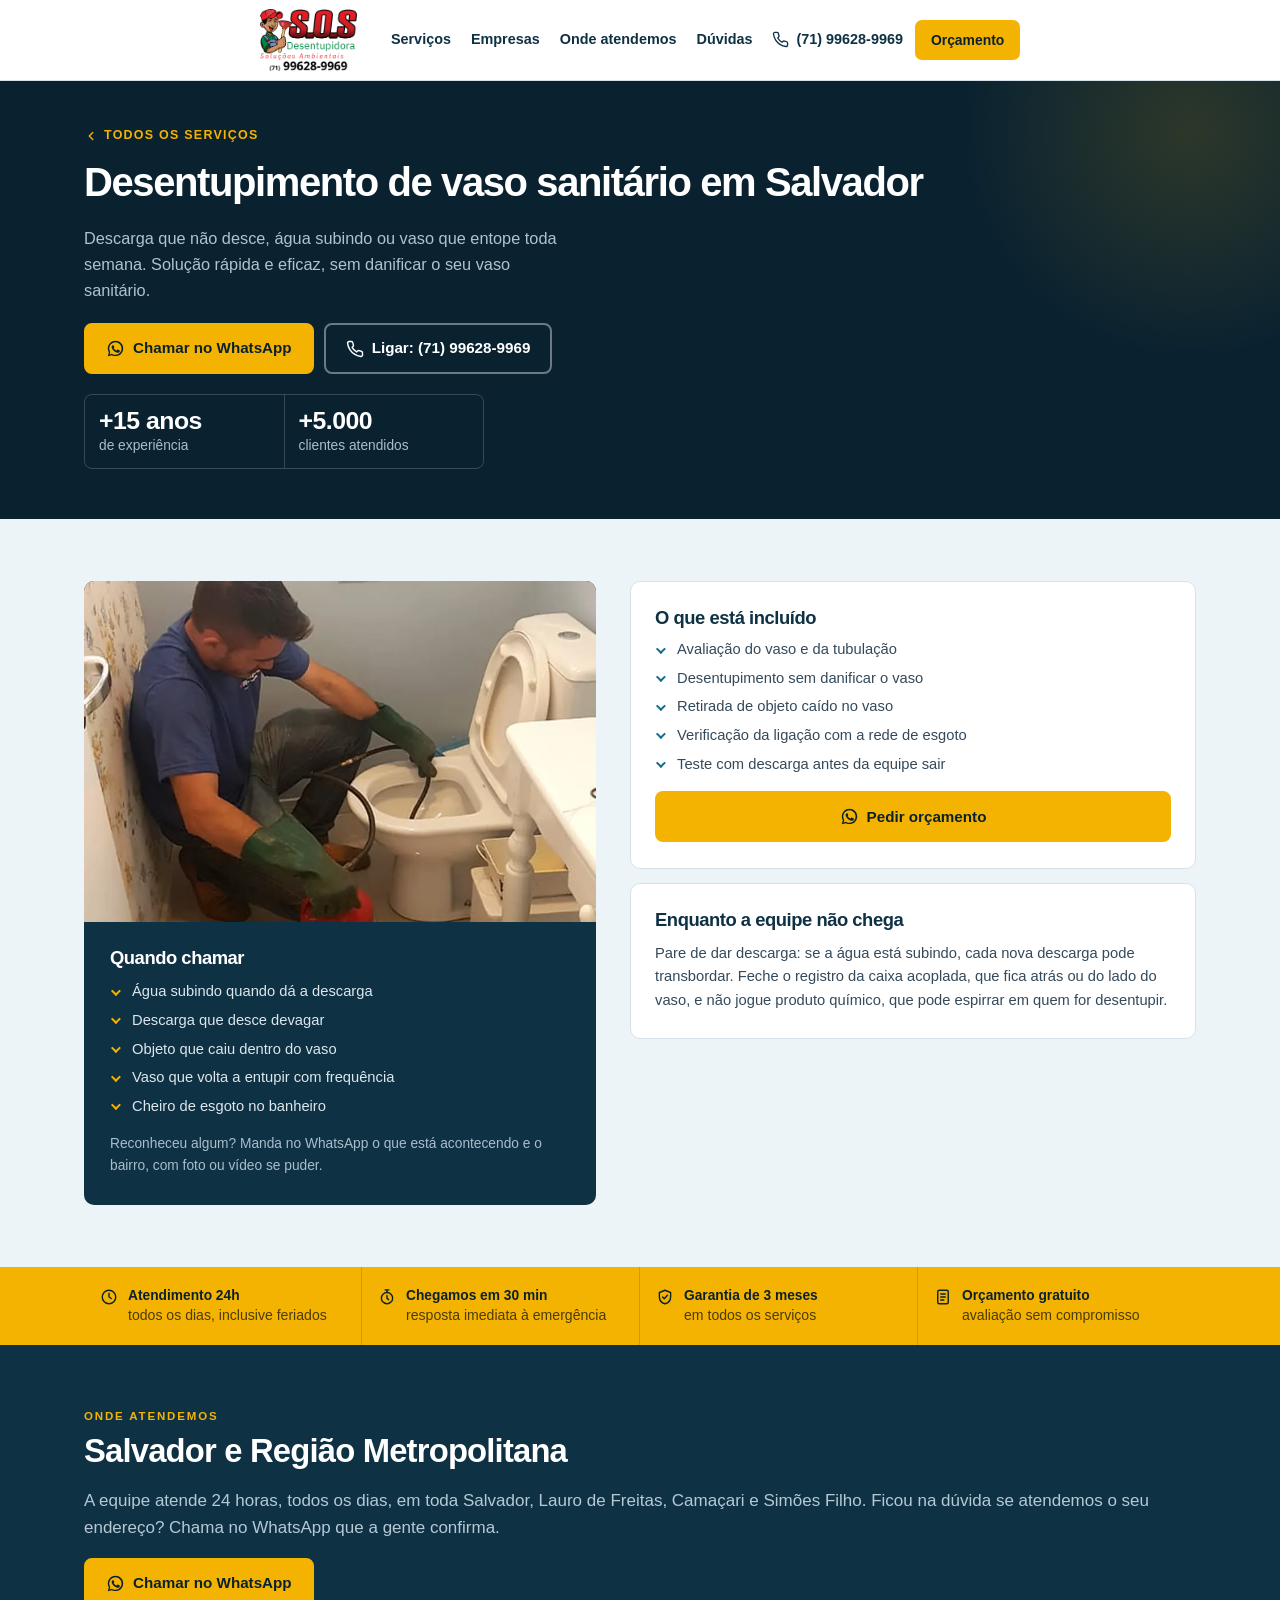
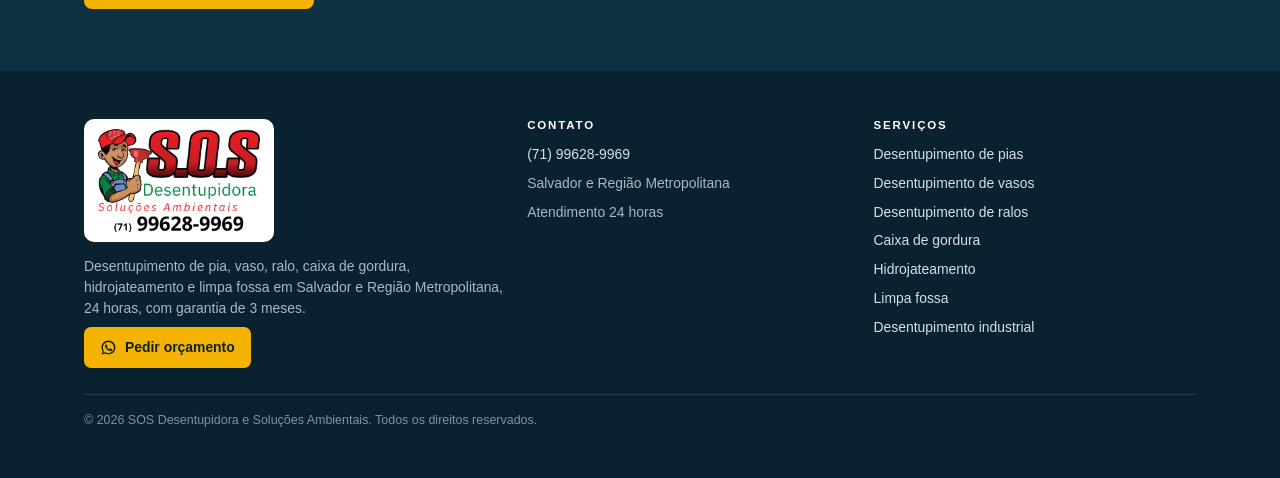
<file: desentupimento-de-vaso-sanitario.html>
<!DOCTYPE html>
<html lang="pt-BR">
<head>
<meta charset="utf-8">
<meta name="viewport" content="width=device-width, initial-scale=1">

<!-- Google Tag Manager -->
<script>(function(w,d,s,l,i){w[l]=w[l]||[];w[l].push({'gtm.start':
new Date().getTime(),event:'gtm.js'});var f=d.getElementsByTagName(s)[0],
j=d.createElement(s),dl=l!='dataLayer'?'&l='+l:'';j.async=true;j.src=
'https://www.googletagmanager.com/gtm.js?id='+i+dl;f.parentNode.insertBefore(j,f);
})(window,document,'script','dataLayer','GTM-K9NSKHHK');</script>
<!-- End Google Tag Manager -->

<!-- Google Ads (a conversão é disparada no clique do WhatsApp e do telefone, no script do fim da página) -->
<script async src="https://www.googletagmanager.com/gtag/js?id=AW-18033664704"></script>
<script>
  window.dataLayer = window.dataLayer || [];
  function gtag(){dataLayer.push(arguments);}
  gtag('js', new Date());
  gtag('config', 'AW-18033664704');
</script>

<title>Desentupimento de Vaso Sanitário em Salvador 24h | SOS Desentupidora</title>
<meta name="description" content="Desentupimento de vaso sanitário em Salvador e Região Metropolitana, 24 horas, sem danificar o vaso. Chegamos em 30 minutos, com garantia de 3 meses.">
<meta name="robots" content="index, follow">
<link rel="canonical" href="https://sosdesentupidorasalvador.com.br/desentupimento-de-vaso-sanitario">
<meta name="theme-color" content="#0A2230">
<link rel="icon" href="assets/favicon.png" type="image/png">
<link rel="apple-touch-icon" href="assets/icone-180.png">
<meta property="og:type" content="website">
<meta property="og:locale" content="pt_BR">
<meta property="og:site_name" content="SOS Desentupidora">
<meta property="og:url" content="https://sosdesentupidorasalvador.com.br/desentupimento-de-vaso-sanitario">
<meta property="og:title" content="Desentupimento de Vaso Sanitário em Salvador 24h | SOS Desentupidora">
<meta property="og:description" content="Desentupimento de vaso sanitário em Salvador e Região Metropolitana, 24 horas, sem danificar o vaso. Chegamos em 30 minutos, com garantia de 3 meses.">
<meta property="og:image" content="https://sosdesentupidorasalvador.com.br/assets/servico-vaso.webp">
<link rel="stylesheet" href="assets/estilo.css">
</head>
<body>
<!-- Google Tag Manager (noscript) -->
<noscript><iframe src="https://www.googletagmanager.com/ns.html?id=GTM-K9NSKHHK"
height="0" width="0" style="display:none;visibility:hidden"></iframe></noscript>
<!-- End Google Tag Manager (noscript) -->

<a class="sr-only" href="#conteudo">Ir para o conteúdo</a>

<header class="header">
  <div class="wrap header-bar">
    <a class="brand" href="index.html#inicio" aria-label="SOS Desentupidora, ir para o início">
      <img class="brand-logo" src="assets/logo-sos.webp" width="480" height="306" alt="SOS Desentupidora e Soluções Ambientais">
    </a>

    <nav class="nav" aria-label="Navegação principal">
      <a href="index.html#servicos">Serviços</a>
      <a href="index.html#empresas">Empresas</a>
      <a href="index.html#area">Onde atendemos</a>
      <a href="index.html#faq">Dúvidas</a>
    </nav>

    <a data-cta="contato_telefone" data-origem="cabecalho" class="header-phone" href="tel:+5571996289969" aria-label="Ligar para (71) 99628-9969">
      <svg viewBox="0 0 24 24" width="17" height="17" fill="none" stroke="currentColor" stroke-width="1.9" stroke-linecap="round" stroke-linejoin="round" aria-hidden="true"><path d="M22 16.9v3a2 2 0 0 1-2.2 2 19.8 19.8 0 0 1-8.6-3.1 19.5 19.5 0 0 1-6-6A19.8 19.8 0 0 1 2.1 4.2 2 2 0 0 1 4.1 2h3a2 2 0 0 1 2 1.7c.1 1 .4 1.9.7 2.8a2 2 0 0 1-.5 2.1L8.1 9.9a16 16 0 0 0 6 6l1.3-1.2a2 2 0 0 1 2.1-.5c.9.3 1.8.6 2.8.7a2 2 0 0 1 1.7 2z"/></svg>
      <span>(71) 99628-9969</span>
    </a>

    <a data-cta="contato_whatsapp" data-origem="cabecalho" class="btn btn-primary btn-sm header-cta" href="https://wa.me/5571996289969?text=Ol%C3%A1!%20Vim%20pelo%20site%20e%20preciso%20de%20uma%20desentupidora." target="_blank" rel="noopener">Orçamento</a>

    <button class="menu-btn" id="menuBtn" type="button" aria-expanded="false" aria-controls="mobileNav" aria-label="Abrir menu de navegação">
      <svg viewBox="0 0 24 24" width="21" height="21" fill="none" stroke="currentColor" stroke-width="2" stroke-linecap="round" aria-hidden="true"><path d="M3 6h18M3 12h18M3 18h18"/></svg>
    </button>
  </div>

  <nav class="mobile-nav" id="mobileNav" aria-label="Navegação no celular">
    <a href="index.html#servicos">Serviços</a>
    <a href="index.html#empresas">Empresas e condomínios</a>
    <a href="index.html#area">Onde atendemos</a>
    <a href="index.html#faq">Dúvidas</a>
    <a data-cta="contato_telefone" data-origem="cabecalho" href="tel:+5571996289969">Ligar: (71) 99628-9969</a>
  </nav>
</header>

<main id="conteudo">

<section class="page-hero">
  <div class="wrap">
    <a class="voltar" href="index.html#servicos"><svg viewBox="0 0 24 24" aria-hidden="true" stroke-linecap="round" stroke-linejoin="round"><path d="M15 6l-6 6 6 6"/></svg> Todos os serviços</a>
    <h1>Desentupimento de vaso sanitário em Salvador</h1>
    <p class="hero-sub">Descarga que não desce, água subindo ou vaso que entope toda semana. Solução rápida e eficaz, sem danificar o seu vaso sanitário.</p>
    <div class="hero-actions">
      <a data-cta="contato_whatsapp" data-origem="pagina_topo" data-servico="vaso" class="btn btn-primary" href="https://wa.me/5571996289969?text=Ol%C3%A1!%20Quero%20um%20or%C3%A7amento%20de%20desentupimento%20de%20vaso%20sanit%C3%A1rio." target="_blank" rel="noopener"><svg viewBox="0 0 32 32" width="19" height="19" fill="currentColor" aria-hidden="true"><path d="M16 3C8.8 3 3 8.8 3 16c0 2.3.6 4.5 1.8 6.4L3 29l6.8-1.8c1.9 1 4 1.6 6.2 1.6 7.2 0 13-5.8 13-13S23.2 3 16 3zm0 23.6c-2 0-3.9-.5-5.5-1.5l-.4-.2-4 1.1 1.1-3.9-.3-.4a10.5 10.5 0 1 1 9.1 4.9zm5.9-7.9c-.3-.2-1.9-.9-2.2-1-.3-.1-.5-.2-.7.2s-.8 1-1 1.2c-.2.2-.4.2-.7.1a8.6 8.6 0 0 1-4.3-3.7c-.3-.6.3-.5.9-1.7.1-.2 0-.4 0-.6s-.7-1.7-1-2.3c-.2-.6-.5-.5-.7-.5h-.6c-.2 0-.6.1-.9.4-.3.4-1.2 1.2-1.2 2.8s1.2 3.2 1.4 3.5c.2.2 2.4 3.7 5.9 5.1 2.2.9 3 1 4.1.8.7-.1 2-.8 2.2-1.6.3-.8.3-1.5.2-1.6-.1-.2-.3-.3-.6-.4z"/></svg> Chamar no WhatsApp</a>
      <a data-cta="contato_telefone" data-origem="pagina_topo" data-servico="vaso" class="btn btn-light" href="tel:+5571996289969"><svg viewBox="0 0 24 24" width="18" height="18" fill="none" stroke="currentColor" stroke-width="1.9" stroke-linecap="round" stroke-linejoin="round" aria-hidden="true"><path d="M22 16.9v3a2 2 0 0 1-2.2 2 19.8 19.8 0 0 1-8.6-3.1 19.5 19.5 0 0 1-6-6A19.8 19.8 0 0 1 2.1 4.2 2 2 0 0 1 4.1 2h3a2 2 0 0 1 2 1.7c.1 1 .4 1.9.7 2.8a2 2 0 0 1-.5 2.1L8.1 9.9a16 16 0 0 0 6 6l1.3-1.2a2 2 0 0 1 2.1-.5c.9.3 1.8.6 2.8.7a2 2 0 0 1 1.7 2z"/></svg> Ligar: (71) 99628-9969</a>
    </div>
    <div class="numeros">
        <div class="numero"><strong>+15 anos</strong><span>de experiência</span></div>
        <div class="numero"><strong>+5.000</strong><span>clientes atendidos</span></div>
      </div>
  </div>
</section>

<section class="section section--tint">
  <div class="wrap page-grid">
    <div class="page-sinais">
      <img class="page-foto" src="assets/servico-vaso.webp" width="900" height="600" alt="Técnico desentupindo vaso sanitário">
      <div class="page-sinais-corpo">
        <h2>Quando chamar</h2>
        <ul class="list">
          <li>Água subindo quando dá a descarga</li>
          <li>Descarga que desce devagar</li>
          <li>Objeto que caiu dentro do vaso</li>
          <li>Vaso que volta a entupir com frequência</li>
          <li>Cheiro de esgoto no banheiro</li>
        </ul>
        <p>Reconheceu algum? Manda no WhatsApp o que está acontecendo e o bairro, com foto ou vídeo se puder.</p>
      </div>
    </div>
    <div>
      <div class="page-box">
        <h2>O que está incluído</h2>
        <ul class="list">
          <li>Avaliação do vaso e da tubulação</li>
          <li>Desentupimento sem danificar o vaso</li>
          <li>Retirada de objeto caído no vaso</li>
          <li>Verificação da ligação com a rede de esgoto</li>
          <li>Teste com descarga antes da equipe sair</li>
        </ul>
        <a data-cta="contato_whatsapp" data-origem="pagina_caixa" data-servico="vaso" class="btn btn-primary btn-block" href="https://wa.me/5571996289969?text=Ol%C3%A1!%20Quero%20um%20or%C3%A7amento%20de%20desentupimento%20de%20vaso%20sanit%C3%A1rio." target="_blank" rel="noopener"><svg viewBox="0 0 32 32" width="19" height="19" fill="currentColor" aria-hidden="true"><path d="M16 3C8.8 3 3 8.8 3 16c0 2.3.6 4.5 1.8 6.4L3 29l6.8-1.8c1.9 1 4 1.6 6.2 1.6 7.2 0 13-5.8 13-13S23.2 3 16 3zm0 23.6c-2 0-3.9-.5-5.5-1.5l-.4-.2-4 1.1 1.1-3.9-.3-.4a10.5 10.5 0 1 1 9.1 4.9zm5.9-7.9c-.3-.2-1.9-.9-2.2-1-.3-.1-.5-.2-.7.2s-.8 1-1 1.2c-.2.2-.4.2-.7.1a8.6 8.6 0 0 1-4.3-3.7c-.3-.6.3-.5.9-1.7.1-.2 0-.4 0-.6s-.7-1.7-1-2.3c-.2-.6-.5-.5-.7-.5h-.6c-.2 0-.6.1-.9.4-.3.4-1.2 1.2-1.2 2.8s1.2 3.2 1.4 3.5c.2.2 2.4 3.7 5.9 5.1 2.2.9 3 1 4.1.8.7-.1 2-.8 2.2-1.6.3-.8.3-1.5.2-1.6-.1-.2-.3-.3-.6-.4z"/></svg> Pedir orçamento</a>
      </div>
      <div class="page-box">
        <h2>Enquanto a equipe não chega</h2>
        <p style="margin:0;font-size:.92rem">Pare de dar descarga: se a água está subindo, cada nova descarga pode transbordar. Feche o registro da caixa acoplada, que fica atrás ou do lado do vaso, e não jogue produto químico, que pode espirrar em quem for desentupir.</p>
      </div>
    </div>
  </div>
</section>

<section class="trust" aria-label="Por que chamar a SOS Desentupidora">
  <div class="wrap trust-grid">
    <div class="trust-item">
      <svg viewBox="0 0 24 24" aria-hidden="true" stroke-linecap="round" stroke-linejoin="round"><circle cx="12" cy="12" r="9"/><path d="M12 7v5l3 2"/></svg>
      <span><strong>Atendimento 24h</strong>todos os dias, inclusive feriados</span>
    </div>
    <div class="trust-item">
      <svg viewBox="0 0 24 24" aria-hidden="true" stroke-linecap="round" stroke-linejoin="round"><circle cx="12" cy="13.5" r="7.5"/><path d="M12 10v3.5l2.2 2.2M9.5 2.5h5M12 2.5V6"/></svg>
      <span><strong>Chegamos em 30 min</strong>resposta imediata à emergência</span>
    </div>
    <div class="trust-item">
      <svg viewBox="0 0 24 24" aria-hidden="true" stroke-linecap="round" stroke-linejoin="round"><path d="M12 3 4.5 6v5.5c0 4.6 3.2 8.3 7.5 9.5 4.3-1.2 7.5-4.9 7.5-9.5V6z"/><path d="m8.8 12 2.2 2.2 4.2-4.4"/></svg>
      <span><strong>Garantia de 3 meses</strong>em todos os serviços</span>
    </div>
    <div class="trust-item">
      <svg viewBox="0 0 24 24" aria-hidden="true" stroke-linecap="round" stroke-linejoin="round"><rect x="5" y="3" width="14" height="18" rx="2"/><path d="M9 8h6M9 12h6M9 16h4"/></svg>
      <span><strong>Orçamento gratuito</strong>avaliação sem compromisso</span>
    </div>
  </div>
</section>

<section class="section section--navy">
  <div class="wrap">
    <p class="eyebrow">Onde atendemos</p>
    <h2>Salvador e Região Metropolitana</h2>
    <p>A equipe atende 24 horas, todos os dias, em toda Salvador, Lauro de Freitas, Camaçari e Simões Filho. Ficou na dúvida se atendemos o seu endereço? Chama no WhatsApp que a gente confirma.</p>
    <a data-cta="contato_whatsapp" data-origem="pagina_rodape" data-servico="vaso" class="btn btn-primary" href="https://wa.me/5571996289969?text=Ol%C3%A1!%20Quero%20um%20or%C3%A7amento%20de%20desentupimento%20de%20vaso%20sanit%C3%A1rio." target="_blank" rel="noopener"><svg viewBox="0 0 32 32" width="19" height="19" fill="currentColor" aria-hidden="true"><path d="M16 3C8.8 3 3 8.8 3 16c0 2.3.6 4.5 1.8 6.4L3 29l6.8-1.8c1.9 1 4 1.6 6.2 1.6 7.2 0 13-5.8 13-13S23.2 3 16 3zm0 23.6c-2 0-3.9-.5-5.5-1.5l-.4-.2-4 1.1 1.1-3.9-.3-.4a10.5 10.5 0 1 1 9.1 4.9zm5.9-7.9c-.3-.2-1.9-.9-2.2-1-.3-.1-.5-.2-.7.2s-.8 1-1 1.2c-.2.2-.4.2-.7.1a8.6 8.6 0 0 1-4.3-3.7c-.3-.6.3-.5.9-1.7.1-.2 0-.4 0-.6s-.7-1.7-1-2.3c-.2-.6-.5-.5-.7-.5h-.6c-.2 0-.6.1-.9.4-.3.4-1.2 1.2-1.2 2.8s1.2 3.2 1.4 3.5c.2.2 2.4 3.7 5.9 5.1 2.2.9 3 1 4.1.8.7-.1 2-.8 2.2-1.6.3-.8.3-1.5.2-1.6-.1-.2-.3-.3-.6-.4z"/></svg> Chamar no WhatsApp</a>
  </div>
</section>

</main>

<footer class="footer">
  <div class="wrap">
    <div class="footer-grid">
      <div>
        <a class="brand" href="index.html#inicio" aria-label="SOS Desentupidora, voltar ao início">
          <img class="logo-rodape" src="assets/logo-sos.webp" width="480" height="306" alt="SOS Desentupidora e Soluções Ambientais" loading="lazy">
        </a>
        <p style="margin-top:14px">Desentupimento de pia, vaso, ralo, caixa de gordura, hidrojateamento e limpa fossa em Salvador e Região Metropolitana, 24 horas, com garantia de 3 meses.</p>
        <a data-cta="contato_whatsapp" data-origem="rodape" class="btn btn-primary btn-sm" href="https://wa.me/5571996289969?text=Ol%C3%A1!%20Vim%20pelo%20site%20e%20preciso%20de%20uma%20desentupidora." target="_blank" rel="noopener">
          <svg viewBox="0 0 32 32" width="17" height="17" fill="currentColor" aria-hidden="true"><path d="M16 3C8.8 3 3 8.8 3 16c0 2.3.6 4.5 1.8 6.4L3 29l6.8-1.8c1.9 1 4 1.6 6.2 1.6 7.2 0 13-5.8 13-13S23.2 3 16 3zm0 23.6c-2 0-3.9-.5-5.5-1.5l-.4-.2-4 1.1 1.1-3.9-.3-.4a10.5 10.5 0 1 1 9.1 4.9zm5.9-7.9c-.3-.2-1.9-.9-2.2-1-.3-.1-.5-.2-.7.2s-.8 1-1 1.2c-.2.2-.4.2-.7.1a8.6 8.6 0 0 1-4.3-3.7c-.3-.6.3-.5.9-1.7.1-.2 0-.4 0-.6s-.7-1.7-1-2.3c-.2-.6-.5-.5-.7-.5h-.6c-.2 0-.6.1-.9.4-.3.4-1.2 1.2-1.2 2.8s1.2 3.2 1.4 3.5c.2.2 2.4 3.7 5.9 5.1 2.2.9 3 1 4.1.8.7-.1 2-.8 2.2-1.6.3-.8.3-1.5.2-1.6-.1-.2-.3-.3-.6-.4z"/></svg>
          Pedir orçamento
        </a>
      </div>

      <div class="footer-cols">
        <div>
          <h4>Contato</h4>
          <p><a data-cta="contato_telefone" data-origem="rodape" href="tel:+5571996289969">(71) 99628-9969</a></p>
          <p>Salvador e Região Metropolitana</p>
          <p>Atendimento 24 horas</p>
        </div>

        <div>
          <h4>Serviços</h4>
          <p><a href="desentupimento-de-pia.html">Desentupimento de pias</a></p>
          <p><a href="desentupimento-de-vaso-sanitario.html">Desentupimento de vasos</a></p>
          <p><a href="desentupimento-de-ralo.html">Desentupimento de ralos</a></p>
          <p><a href="limpeza-de-caixa-de-gordura.html">Caixa de gordura</a></p>
          <p><a href="hidrojateamento.html">Hidrojateamento</a></p>
          <p><a href="limpa-fossa.html">Limpa fossa</a></p>
          <p><a href="desentupimento-industrial.html">Desentupimento industrial</a></p>
        </div>
      </div>
    </div>

    <div class="footer-bottom">
      <p>© 2026 SOS Desentupidora e Soluções Ambientais. Todos os direitos reservados.</p>
    </div>
  </div>
</footer>
<a data-cta="contato_whatsapp" data-origem="flutuante" class="float-wa" href="https://wa.me/5571996289969?text=Ol%C3%A1!%20Vim%20pelo%20site%20e%20preciso%20de%20uma%20desentupidora." target="_blank" rel="noopener" aria-label="Chamar a SOS Desentupidora no WhatsApp">
  <svg viewBox="0 0 32 32" aria-hidden="true"><path d="M16 3C8.8 3 3 8.8 3 16c0 2.3.6 4.5 1.8 6.4L3 29l6.8-1.8c1.9 1 4 1.6 6.2 1.6 7.2 0 13-5.8 13-13S23.2 3 16 3zm0 23.6c-2 0-3.9-.5-5.5-1.5l-.4-.2-4 1.1 1.1-3.9-.3-.4a10.5 10.5 0 1 1 9.1 4.9zm5.9-7.9c-.3-.2-1.9-.9-2.2-1-.3-.1-.5-.2-.7.2s-.8 1-1 1.2c-.2.2-.4.2-.7.1a8.6 8.6 0 0 1-4.3-3.7c-.3-.6.3-.5.9-1.7.1-.2 0-.4 0-.6s-.7-1.7-1-2.3c-.2-.6-.5-.5-.7-.5h-.6c-.2 0-.6.1-.9.4-.3.4-1.2 1.2-1.2 2.8s1.2 3.2 1.4 3.5c.2.2 2.4 3.7 5.9 5.1 2.2.9 3 1 4.1.8.7-.1 2-.8 2.2-1.6.3-.8.3-1.5.2-1.6-.1-.2-.3-.3-.6-.4z"/></svg>
</a>
<script>
(function(){
  var CONVERSAO_ADS = 'AW-18033664704/qM7xCLXnsY0cEMDFj5dD';

  function medir(dados){
    // limpa os parâmetros do evento anterior, senão o dataLayer os carrega para o próximo
    var evento = { event: null, origem: undefined, servico: undefined, pergunta: undefined };
    for (var chave in dados) {
      if (Object.prototype.hasOwnProperty.call(dados, chave)) evento[chave] = dados[chave];
    }
    window.dataLayer = window.dataLayer || [];
    window.dataLayer.push(evento);
  }

  // mesma conversão do site anterior: todo clique no WhatsApp ou no telefone conta no Google Ads
  function converter(){
    if (typeof window.gtag !== 'function') return;
    window.gtag('event', 'conversion', { send_to: CONVERSAO_ADS, value: 1.0, currency: 'BRL', transport_type: 'beacon' });
  }

  // menu do celular
  var btn = document.getElementById('menuBtn');
  var nav = document.getElementById('mobileNav');
  if (btn && nav) {
    btn.addEventListener('click', function(){
      var open = nav.classList.toggle('open');
      btn.setAttribute('aria-expanded', open ? 'true' : 'false');
    });
    nav.addEventListener('click', function(e){
      if (e.target.tagName === 'A') {
        nav.classList.remove('open');
        btn.setAttribute('aria-expanded','false');
      }
    });
  }

  // qualquer elemento com data-cta vira um evento no dataLayer
  document.addEventListener('click', function(e){
    var alvo = e.target;
    if (!alvo || !alvo.closest) return;
    var el = alvo.closest('[data-cta]');
    if (!el) return;
    var tipo = el.getAttribute('data-cta');
    medir({
      event: tipo,
      origem: el.getAttribute('data-origem') || undefined,
      servico: el.getAttribute('data-servico') || undefined
    });
    if (tipo === 'contato_whatsapp' || tipo === 'contato_telefone') converter();
  });

  // pergunta frequente aberta
  var duvidas = document.querySelectorAll('.faq details');
  for (var i = 0; i < duvidas.length; i++) {
    (function(d){
      d.addEventListener('toggle', function(){
        if (!d.open) return;
        var titulo = d.querySelector('summary');
        medir({ event: 'abriu_duvida', pergunta: titulo ? titulo.textContent.trim() : '' });
      });
    })(duvidas[i]);
  }

})();
</script>
</body>
</html>
</file>
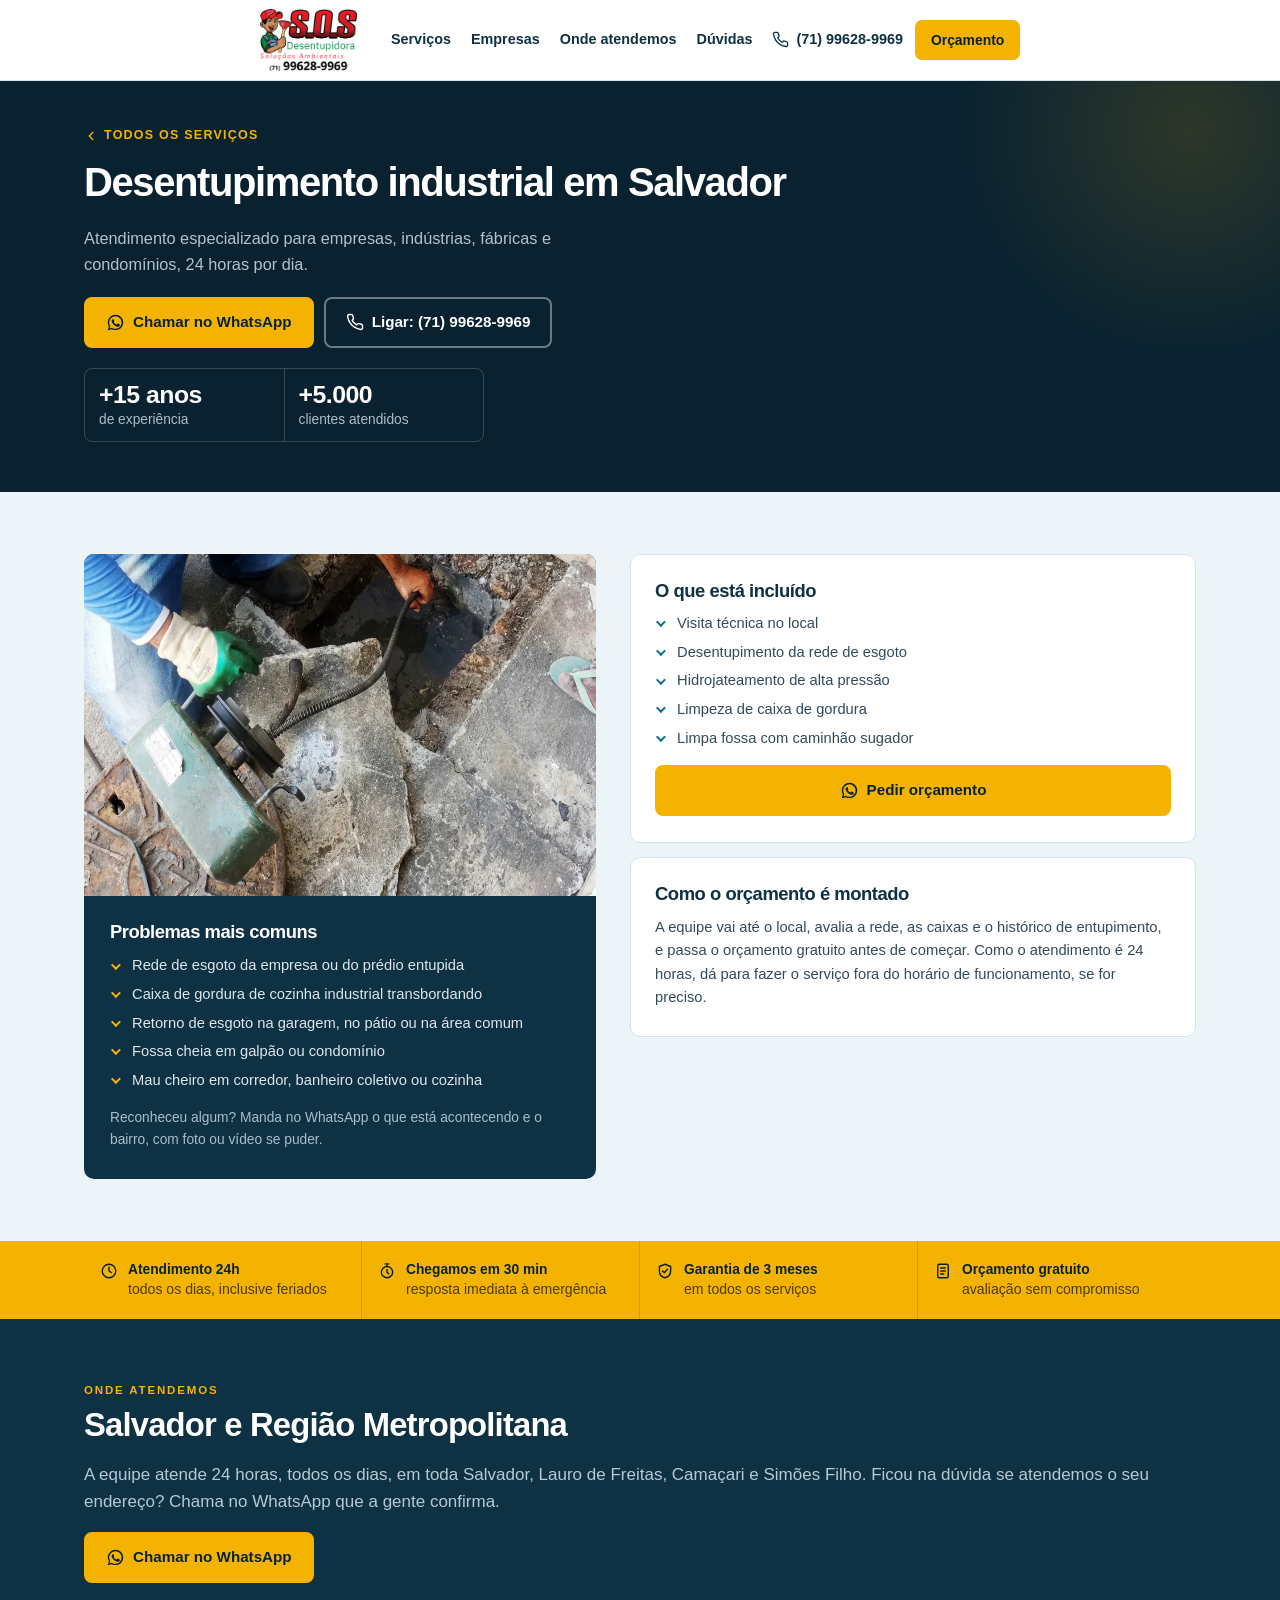
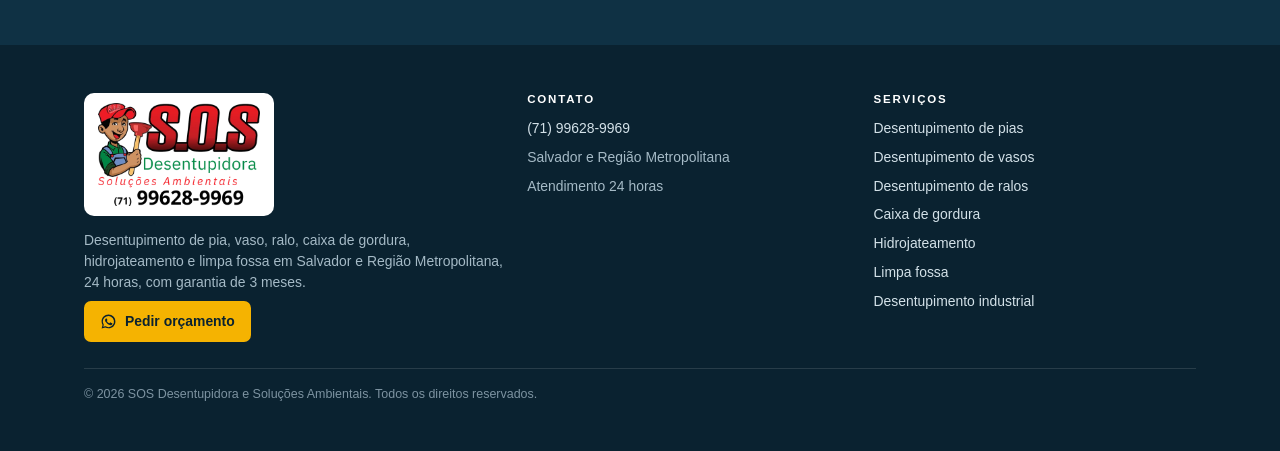
<file: desentupimento-industrial.html>
<!DOCTYPE html>
<html lang="pt-BR">
<head>
<meta charset="utf-8">
<meta name="viewport" content="width=device-width, initial-scale=1">

<!-- Google Tag Manager -->
<script>(function(w,d,s,l,i){w[l]=w[l]||[];w[l].push({'gtm.start':
new Date().getTime(),event:'gtm.js'});var f=d.getElementsByTagName(s)[0],
j=d.createElement(s),dl=l!='dataLayer'?'&l='+l:'';j.async=true;j.src=
'https://www.googletagmanager.com/gtm.js?id='+i+dl;f.parentNode.insertBefore(j,f);
})(window,document,'script','dataLayer','GTM-K9NSKHHK');</script>
<!-- End Google Tag Manager -->

<!-- Google Ads (a conversão é disparada no clique do WhatsApp e do telefone, no script do fim da página) -->
<script async src="https://www.googletagmanager.com/gtag/js?id=AW-18033664704"></script>
<script>
  window.dataLayer = window.dataLayer || [];
  function gtag(){dataLayer.push(arguments);}
  gtag('js', new Date());
  gtag('config', 'AW-18033664704');
</script>

<title>Desentupimento Industrial em Salvador | SOS Desentupidora</title>
<meta name="description" content="Desentupimento industrial para empresas, indústrias, fábricas e condomínios em Salvador e Região Metropolitana: rede de esgoto, hidrojateamento, caixa de gordura e limpa fossa, 24h.">
<meta name="robots" content="index, follow">
<link rel="canonical" href="https://sosdesentupidorasalvador.com.br/desentupimento-industrial">
<meta name="theme-color" content="#0A2230">
<link rel="icon" href="assets/favicon.png" type="image/png">
<link rel="apple-touch-icon" href="assets/icone-180.png">
<meta property="og:type" content="website">
<meta property="og:locale" content="pt_BR">
<meta property="og:site_name" content="SOS Desentupidora">
<meta property="og:url" content="https://sosdesentupidorasalvador.com.br/desentupimento-industrial">
<meta property="og:title" content="Desentupimento Industrial em Salvador | SOS Desentupidora">
<meta property="og:description" content="Desentupimento industrial para empresas, indústrias, fábricas e condomínios em Salvador e Região Metropolitana: rede de esgoto, hidrojateamento, caixa de gordura e limpa fossa, 24h.">
<meta property="og:image" content="https://sosdesentupidorasalvador.com.br/assets/servico-industrial.webp">
<link rel="stylesheet" href="assets/estilo.css">
</head>
<body>
<!-- Google Tag Manager (noscript) -->
<noscript><iframe src="https://www.googletagmanager.com/ns.html?id=GTM-K9NSKHHK"
height="0" width="0" style="display:none;visibility:hidden"></iframe></noscript>
<!-- End Google Tag Manager (noscript) -->

<a class="sr-only" href="#conteudo">Ir para o conteúdo</a>

<header class="header">
  <div class="wrap header-bar">
    <a class="brand" href="index.html#inicio" aria-label="SOS Desentupidora, ir para o início">
      <img class="brand-logo" src="assets/logo-sos.webp" width="480" height="306" alt="SOS Desentupidora e Soluções Ambientais">
    </a>

    <nav class="nav" aria-label="Navegação principal">
      <a href="index.html#servicos">Serviços</a>
      <a href="index.html#empresas">Empresas</a>
      <a href="index.html#area">Onde atendemos</a>
      <a href="index.html#faq">Dúvidas</a>
    </nav>

    <a data-cta="contato_telefone" data-origem="cabecalho" class="header-phone" href="tel:+5571996289969" aria-label="Ligar para (71) 99628-9969">
      <svg viewBox="0 0 24 24" width="17" height="17" fill="none" stroke="currentColor" stroke-width="1.9" stroke-linecap="round" stroke-linejoin="round" aria-hidden="true"><path d="M22 16.9v3a2 2 0 0 1-2.2 2 19.8 19.8 0 0 1-8.6-3.1 19.5 19.5 0 0 1-6-6A19.8 19.8 0 0 1 2.1 4.2 2 2 0 0 1 4.1 2h3a2 2 0 0 1 2 1.7c.1 1 .4 1.9.7 2.8a2 2 0 0 1-.5 2.1L8.1 9.9a16 16 0 0 0 6 6l1.3-1.2a2 2 0 0 1 2.1-.5c.9.3 1.8.6 2.8.7a2 2 0 0 1 1.7 2z"/></svg>
      <span>(71) 99628-9969</span>
    </a>

    <a data-cta="contato_whatsapp" data-origem="cabecalho" class="btn btn-primary btn-sm header-cta" href="https://wa.me/5571996289969?text=Ol%C3%A1!%20Vim%20pelo%20site%20e%20preciso%20de%20uma%20desentupidora." target="_blank" rel="noopener">Orçamento</a>

    <button class="menu-btn" id="menuBtn" type="button" aria-expanded="false" aria-controls="mobileNav" aria-label="Abrir menu de navegação">
      <svg viewBox="0 0 24 24" width="21" height="21" fill="none" stroke="currentColor" stroke-width="2" stroke-linecap="round" aria-hidden="true"><path d="M3 6h18M3 12h18M3 18h18"/></svg>
    </button>
  </div>

  <nav class="mobile-nav" id="mobileNav" aria-label="Navegação no celular">
    <a href="index.html#servicos">Serviços</a>
    <a href="index.html#empresas">Empresas e condomínios</a>
    <a href="index.html#area">Onde atendemos</a>
    <a href="index.html#faq">Dúvidas</a>
    <a data-cta="contato_telefone" data-origem="cabecalho" href="tel:+5571996289969">Ligar: (71) 99628-9969</a>
  </nav>
</header>

<main id="conteudo">

<section class="page-hero">
  <div class="wrap">
    <a class="voltar" href="index.html#servicos"><svg viewBox="0 0 24 24" aria-hidden="true" stroke-linecap="round" stroke-linejoin="round"><path d="M15 6l-6 6 6 6"/></svg> Todos os serviços</a>
    <h1>Desentupimento industrial em Salvador</h1>
    <p class="hero-sub">Atendimento especializado para empresas, indústrias, fábricas e condomínios, 24 horas por dia.</p>
    <div class="hero-actions">
      <a data-cta="contato_whatsapp" data-origem="pagina_topo" data-servico="industrial" class="btn btn-primary" href="https://wa.me/5571996289969?text=Ol%C3%A1!%20Quero%20uma%20visita%20t%C3%A9cnica%20para%20a%20minha%20empresa%20ou%20condom%C3%ADnio." target="_blank" rel="noopener"><svg viewBox="0 0 32 32" width="19" height="19" fill="currentColor" aria-hidden="true"><path d="M16 3C8.8 3 3 8.8 3 16c0 2.3.6 4.5 1.8 6.4L3 29l6.8-1.8c1.9 1 4 1.6 6.2 1.6 7.2 0 13-5.8 13-13S23.2 3 16 3zm0 23.6c-2 0-3.9-.5-5.5-1.5l-.4-.2-4 1.1 1.1-3.9-.3-.4a10.5 10.5 0 1 1 9.1 4.9zm5.9-7.9c-.3-.2-1.9-.9-2.2-1-.3-.1-.5-.2-.7.2s-.8 1-1 1.2c-.2.2-.4.2-.7.1a8.6 8.6 0 0 1-4.3-3.7c-.3-.6.3-.5.9-1.7.1-.2 0-.4 0-.6s-.7-1.7-1-2.3c-.2-.6-.5-.5-.7-.5h-.6c-.2 0-.6.1-.9.4-.3.4-1.2 1.2-1.2 2.8s1.2 3.2 1.4 3.5c.2.2 2.4 3.7 5.9 5.1 2.2.9 3 1 4.1.8.7-.1 2-.8 2.2-1.6.3-.8.3-1.5.2-1.6-.1-.2-.3-.3-.6-.4z"/></svg> Chamar no WhatsApp</a>
      <a data-cta="contato_telefone" data-origem="pagina_topo" data-servico="industrial" class="btn btn-light" href="tel:+5571996289969"><svg viewBox="0 0 24 24" width="18" height="18" fill="none" stroke="currentColor" stroke-width="1.9" stroke-linecap="round" stroke-linejoin="round" aria-hidden="true"><path d="M22 16.9v3a2 2 0 0 1-2.2 2 19.8 19.8 0 0 1-8.6-3.1 19.5 19.5 0 0 1-6-6A19.8 19.8 0 0 1 2.1 4.2 2 2 0 0 1 4.1 2h3a2 2 0 0 1 2 1.7c.1 1 .4 1.9.7 2.8a2 2 0 0 1-.5 2.1L8.1 9.9a16 16 0 0 0 6 6l1.3-1.2a2 2 0 0 1 2.1-.5c.9.3 1.8.6 2.8.7a2 2 0 0 1 1.7 2z"/></svg> Ligar: (71) 99628-9969</a>
    </div>
    <div class="numeros">
        <div class="numero"><strong>+15 anos</strong><span>de experiência</span></div>
        <div class="numero"><strong>+5.000</strong><span>clientes atendidos</span></div>
      </div>
  </div>
</section>

<section class="section section--tint">
  <div class="wrap page-grid">
    <div class="page-sinais">
      <img class="page-foto" src="assets/servico-industrial.webp" width="900" height="600" alt="Desentupimento industrial em rede de esgoto">
      <div class="page-sinais-corpo">
        <h2>Problemas mais comuns</h2>
        <ul class="list">
          <li>Rede de esgoto da empresa ou do prédio entupida</li>
          <li>Caixa de gordura de cozinha industrial transbordando</li>
          <li>Retorno de esgoto na garagem, no pátio ou na área comum</li>
          <li>Fossa cheia em galpão ou condomínio</li>
          <li>Mau cheiro em corredor, banheiro coletivo ou cozinha</li>
        </ul>
        <p>Reconheceu algum? Manda no WhatsApp o que está acontecendo e o bairro, com foto ou vídeo se puder.</p>
      </div>
    </div>
    <div>
      <div class="page-box">
        <h2>O que está incluído</h2>
        <ul class="list">
          <li>Visita técnica no local</li>
          <li>Desentupimento da rede de esgoto</li>
          <li>Hidrojateamento de alta pressão</li>
          <li>Limpeza de caixa de gordura</li>
          <li>Limpa fossa com caminhão sugador</li>
        </ul>
        <a data-cta="contato_whatsapp" data-origem="pagina_caixa" data-servico="industrial" class="btn btn-primary btn-block" href="https://wa.me/5571996289969?text=Ol%C3%A1!%20Quero%20uma%20visita%20t%C3%A9cnica%20para%20a%20minha%20empresa%20ou%20condom%C3%ADnio." target="_blank" rel="noopener"><svg viewBox="0 0 32 32" width="19" height="19" fill="currentColor" aria-hidden="true"><path d="M16 3C8.8 3 3 8.8 3 16c0 2.3.6 4.5 1.8 6.4L3 29l6.8-1.8c1.9 1 4 1.6 6.2 1.6 7.2 0 13-5.8 13-13S23.2 3 16 3zm0 23.6c-2 0-3.9-.5-5.5-1.5l-.4-.2-4 1.1 1.1-3.9-.3-.4a10.5 10.5 0 1 1 9.1 4.9zm5.9-7.9c-.3-.2-1.9-.9-2.2-1-.3-.1-.5-.2-.7.2s-.8 1-1 1.2c-.2.2-.4.2-.7.1a8.6 8.6 0 0 1-4.3-3.7c-.3-.6.3-.5.9-1.7.1-.2 0-.4 0-.6s-.7-1.7-1-2.3c-.2-.6-.5-.5-.7-.5h-.6c-.2 0-.6.1-.9.4-.3.4-1.2 1.2-1.2 2.8s1.2 3.2 1.4 3.5c.2.2 2.4 3.7 5.9 5.1 2.2.9 3 1 4.1.8.7-.1 2-.8 2.2-1.6.3-.8.3-1.5.2-1.6-.1-.2-.3-.3-.6-.4z"/></svg> Pedir orçamento</a>
      </div>
      <div class="page-box">
        <h2>Como o orçamento é montado</h2>
        <p style="margin:0;font-size:.92rem">A equipe vai até o local, avalia a rede, as caixas e o histórico de entupimento, e passa o orçamento gratuito antes de começar. Como o atendimento é 24 horas, dá para fazer o serviço fora do horário de funcionamento, se for preciso.</p>
      </div>
    </div>
  </div>
</section>

<section class="trust" aria-label="Por que chamar a SOS Desentupidora">
  <div class="wrap trust-grid">
    <div class="trust-item">
      <svg viewBox="0 0 24 24" aria-hidden="true" stroke-linecap="round" stroke-linejoin="round"><circle cx="12" cy="12" r="9"/><path d="M12 7v5l3 2"/></svg>
      <span><strong>Atendimento 24h</strong>todos os dias, inclusive feriados</span>
    </div>
    <div class="trust-item">
      <svg viewBox="0 0 24 24" aria-hidden="true" stroke-linecap="round" stroke-linejoin="round"><circle cx="12" cy="13.5" r="7.5"/><path d="M12 10v3.5l2.2 2.2M9.5 2.5h5M12 2.5V6"/></svg>
      <span><strong>Chegamos em 30 min</strong>resposta imediata à emergência</span>
    </div>
    <div class="trust-item">
      <svg viewBox="0 0 24 24" aria-hidden="true" stroke-linecap="round" stroke-linejoin="round"><path d="M12 3 4.5 6v5.5c0 4.6 3.2 8.3 7.5 9.5 4.3-1.2 7.5-4.9 7.5-9.5V6z"/><path d="m8.8 12 2.2 2.2 4.2-4.4"/></svg>
      <span><strong>Garantia de 3 meses</strong>em todos os serviços</span>
    </div>
    <div class="trust-item">
      <svg viewBox="0 0 24 24" aria-hidden="true" stroke-linecap="round" stroke-linejoin="round"><rect x="5" y="3" width="14" height="18" rx="2"/><path d="M9 8h6M9 12h6M9 16h4"/></svg>
      <span><strong>Orçamento gratuito</strong>avaliação sem compromisso</span>
    </div>
  </div>
</section>

<section class="section section--navy">
  <div class="wrap">
    <p class="eyebrow">Onde atendemos</p>
    <h2>Salvador e Região Metropolitana</h2>
    <p>A equipe atende 24 horas, todos os dias, em toda Salvador, Lauro de Freitas, Camaçari e Simões Filho. Ficou na dúvida se atendemos o seu endereço? Chama no WhatsApp que a gente confirma.</p>
    <a data-cta="contato_whatsapp" data-origem="pagina_rodape" data-servico="industrial" class="btn btn-primary" href="https://wa.me/5571996289969?text=Ol%C3%A1!%20Quero%20uma%20visita%20t%C3%A9cnica%20para%20a%20minha%20empresa%20ou%20condom%C3%ADnio." target="_blank" rel="noopener"><svg viewBox="0 0 32 32" width="19" height="19" fill="currentColor" aria-hidden="true"><path d="M16 3C8.8 3 3 8.8 3 16c0 2.3.6 4.5 1.8 6.4L3 29l6.8-1.8c1.9 1 4 1.6 6.2 1.6 7.2 0 13-5.8 13-13S23.2 3 16 3zm0 23.6c-2 0-3.9-.5-5.5-1.5l-.4-.2-4 1.1 1.1-3.9-.3-.4a10.5 10.5 0 1 1 9.1 4.9zm5.9-7.9c-.3-.2-1.9-.9-2.2-1-.3-.1-.5-.2-.7.2s-.8 1-1 1.2c-.2.2-.4.2-.7.1a8.6 8.6 0 0 1-4.3-3.7c-.3-.6.3-.5.9-1.7.1-.2 0-.4 0-.6s-.7-1.7-1-2.3c-.2-.6-.5-.5-.7-.5h-.6c-.2 0-.6.1-.9.4-.3.4-1.2 1.2-1.2 2.8s1.2 3.2 1.4 3.5c.2.2 2.4 3.7 5.9 5.1 2.2.9 3 1 4.1.8.7-.1 2-.8 2.2-1.6.3-.8.3-1.5.2-1.6-.1-.2-.3-.3-.6-.4z"/></svg> Chamar no WhatsApp</a>
  </div>
</section>

</main>

<footer class="footer">
  <div class="wrap">
    <div class="footer-grid">
      <div>
        <a class="brand" href="index.html#inicio" aria-label="SOS Desentupidora, voltar ao início">
          <img class="logo-rodape" src="assets/logo-sos.webp" width="480" height="306" alt="SOS Desentupidora e Soluções Ambientais" loading="lazy">
        </a>
        <p style="margin-top:14px">Desentupimento de pia, vaso, ralo, caixa de gordura, hidrojateamento e limpa fossa em Salvador e Região Metropolitana, 24 horas, com garantia de 3 meses.</p>
        <a data-cta="contato_whatsapp" data-origem="rodape" class="btn btn-primary btn-sm" href="https://wa.me/5571996289969?text=Ol%C3%A1!%20Vim%20pelo%20site%20e%20preciso%20de%20uma%20desentupidora." target="_blank" rel="noopener">
          <svg viewBox="0 0 32 32" width="17" height="17" fill="currentColor" aria-hidden="true"><path d="M16 3C8.8 3 3 8.8 3 16c0 2.3.6 4.5 1.8 6.4L3 29l6.8-1.8c1.9 1 4 1.6 6.2 1.6 7.2 0 13-5.8 13-13S23.2 3 16 3zm0 23.6c-2 0-3.9-.5-5.5-1.5l-.4-.2-4 1.1 1.1-3.9-.3-.4a10.5 10.5 0 1 1 9.1 4.9zm5.9-7.9c-.3-.2-1.9-.9-2.2-1-.3-.1-.5-.2-.7.2s-.8 1-1 1.2c-.2.2-.4.2-.7.1a8.6 8.6 0 0 1-4.3-3.7c-.3-.6.3-.5.9-1.7.1-.2 0-.4 0-.6s-.7-1.7-1-2.3c-.2-.6-.5-.5-.7-.5h-.6c-.2 0-.6.1-.9.4-.3.4-1.2 1.2-1.2 2.8s1.2 3.2 1.4 3.5c.2.2 2.4 3.7 5.9 5.1 2.2.9 3 1 4.1.8.7-.1 2-.8 2.2-1.6.3-.8.3-1.5.2-1.6-.1-.2-.3-.3-.6-.4z"/></svg>
          Pedir orçamento
        </a>
      </div>

      <div class="footer-cols">
        <div>
          <h4>Contato</h4>
          <p><a data-cta="contato_telefone" data-origem="rodape" href="tel:+5571996289969">(71) 99628-9969</a></p>
          <p>Salvador e Região Metropolitana</p>
          <p>Atendimento 24 horas</p>
        </div>

        <div>
          <h4>Serviços</h4>
          <p><a href="desentupimento-de-pia.html">Desentupimento de pias</a></p>
          <p><a href="desentupimento-de-vaso-sanitario.html">Desentupimento de vasos</a></p>
          <p><a href="desentupimento-de-ralo.html">Desentupimento de ralos</a></p>
          <p><a href="limpeza-de-caixa-de-gordura.html">Caixa de gordura</a></p>
          <p><a href="hidrojateamento.html">Hidrojateamento</a></p>
          <p><a href="limpa-fossa.html">Limpa fossa</a></p>
          <p><a href="desentupimento-industrial.html">Desentupimento industrial</a></p>
        </div>
      </div>
    </div>

    <div class="footer-bottom">
      <p>© 2026 SOS Desentupidora e Soluções Ambientais. Todos os direitos reservados.</p>
    </div>
  </div>
</footer>
<a data-cta="contato_whatsapp" data-origem="flutuante" class="float-wa" href="https://wa.me/5571996289969?text=Ol%C3%A1!%20Vim%20pelo%20site%20e%20preciso%20de%20uma%20desentupidora." target="_blank" rel="noopener" aria-label="Chamar a SOS Desentupidora no WhatsApp">
  <svg viewBox="0 0 32 32" aria-hidden="true"><path d="M16 3C8.8 3 3 8.8 3 16c0 2.3.6 4.5 1.8 6.4L3 29l6.8-1.8c1.9 1 4 1.6 6.2 1.6 7.2 0 13-5.8 13-13S23.2 3 16 3zm0 23.6c-2 0-3.9-.5-5.5-1.5l-.4-.2-4 1.1 1.1-3.9-.3-.4a10.5 10.5 0 1 1 9.1 4.9zm5.9-7.9c-.3-.2-1.9-.9-2.2-1-.3-.1-.5-.2-.7.2s-.8 1-1 1.2c-.2.2-.4.2-.7.1a8.6 8.6 0 0 1-4.3-3.7c-.3-.6.3-.5.9-1.7.1-.2 0-.4 0-.6s-.7-1.7-1-2.3c-.2-.6-.5-.5-.7-.5h-.6c-.2 0-.6.1-.9.4-.3.4-1.2 1.2-1.2 2.8s1.2 3.2 1.4 3.5c.2.2 2.4 3.7 5.9 5.1 2.2.9 3 1 4.1.8.7-.1 2-.8 2.2-1.6.3-.8.3-1.5.2-1.6-.1-.2-.3-.3-.6-.4z"/></svg>
</a>
<script>
(function(){
  var CONVERSAO_ADS = 'AW-18033664704/qM7xCLXnsY0cEMDFj5dD';

  function medir(dados){
    // limpa os parâmetros do evento anterior, senão o dataLayer os carrega para o próximo
    var evento = { event: null, origem: undefined, servico: undefined, pergunta: undefined };
    for (var chave in dados) {
      if (Object.prototype.hasOwnProperty.call(dados, chave)) evento[chave] = dados[chave];
    }
    window.dataLayer = window.dataLayer || [];
    window.dataLayer.push(evento);
  }

  // mesma conversão do site anterior: todo clique no WhatsApp ou no telefone conta no Google Ads
  function converter(){
    if (typeof window.gtag !== 'function') return;
    window.gtag('event', 'conversion', { send_to: CONVERSAO_ADS, value: 1.0, currency: 'BRL', transport_type: 'beacon' });
  }

  // menu do celular
  var btn = document.getElementById('menuBtn');
  var nav = document.getElementById('mobileNav');
  if (btn && nav) {
    btn.addEventListener('click', function(){
      var open = nav.classList.toggle('open');
      btn.setAttribute('aria-expanded', open ? 'true' : 'false');
    });
    nav.addEventListener('click', function(e){
      if (e.target.tagName === 'A') {
        nav.classList.remove('open');
        btn.setAttribute('aria-expanded','false');
      }
    });
  }

  // qualquer elemento com data-cta vira um evento no dataLayer
  document.addEventListener('click', function(e){
    var alvo = e.target;
    if (!alvo || !alvo.closest) return;
    var el = alvo.closest('[data-cta]');
    if (!el) return;
    var tipo = el.getAttribute('data-cta');
    medir({
      event: tipo,
      origem: el.getAttribute('data-origem') || undefined,
      servico: el.getAttribute('data-servico') || undefined
    });
    if (tipo === 'contato_whatsapp' || tipo === 'contato_telefone') converter();
  });

  // pergunta frequente aberta
  var duvidas = document.querySelectorAll('.faq details');
  for (var i = 0; i < duvidas.length; i++) {
    (function(d){
      d.addEventListener('toggle', function(){
        if (!d.open) return;
        var titulo = d.querySelector('summary');
        medir({ event: 'abriu_duvida', pergunta: titulo ? titulo.textContent.trim() : '' });
      });
    })(duvidas[i]);
  }

})();
</script>
</body>
</html>
</file>
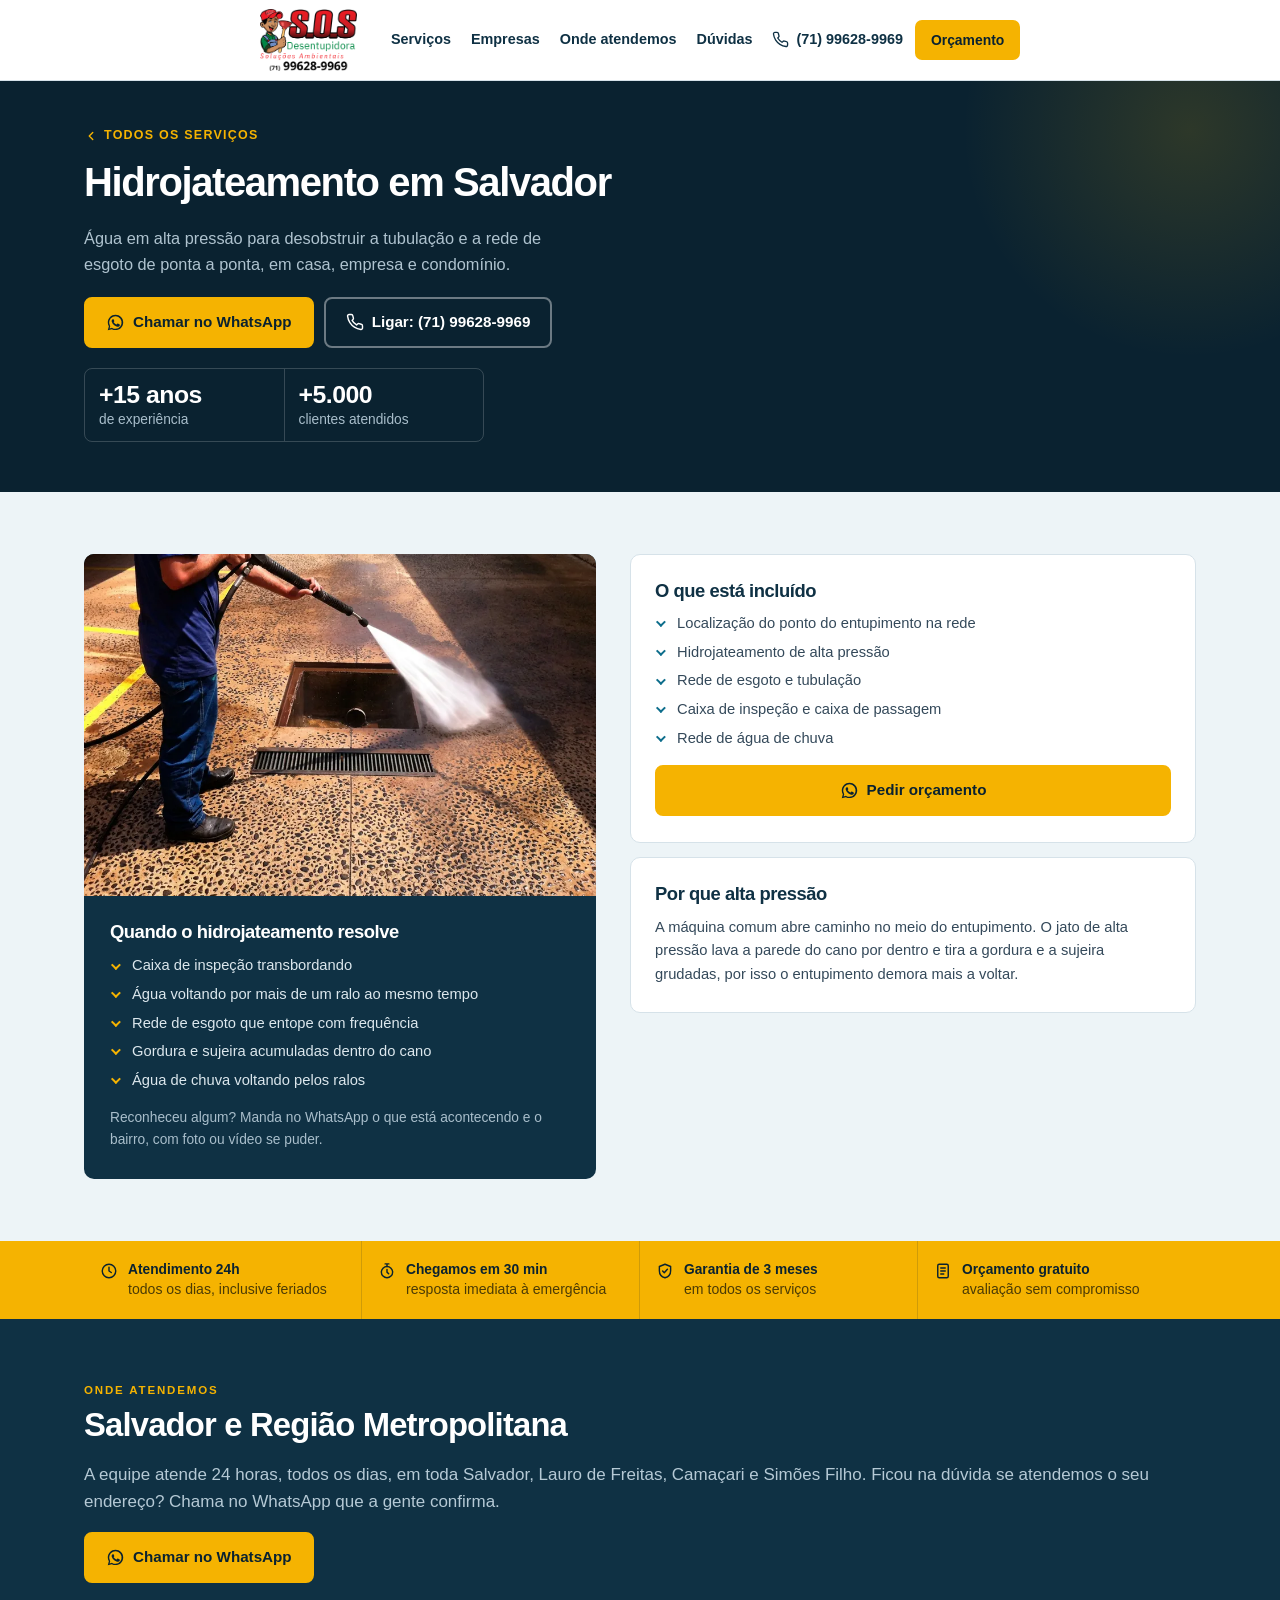
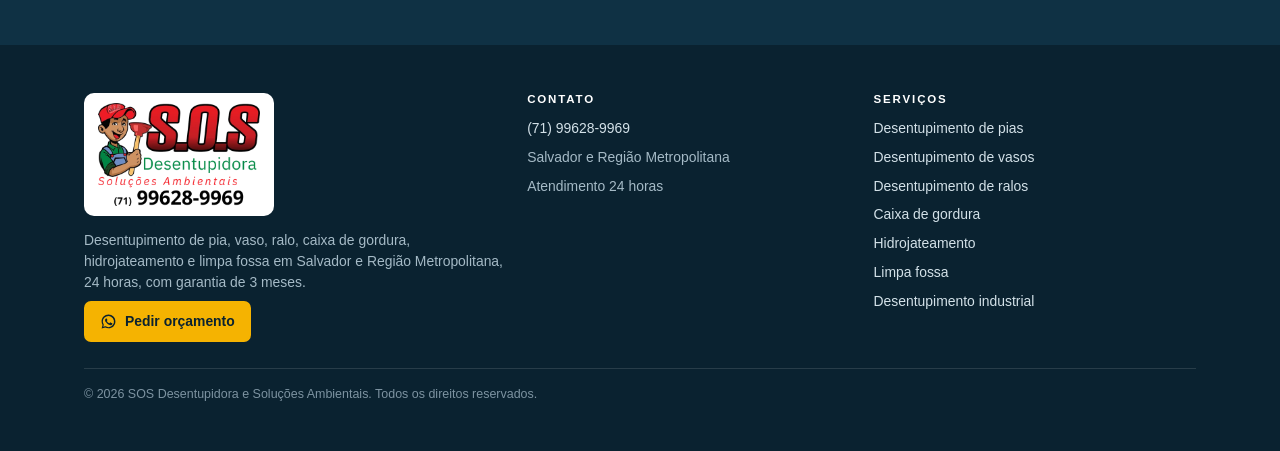
<file: hidrojateamento.html>
<!DOCTYPE html>
<html lang="pt-BR">
<head>
<meta charset="utf-8">
<meta name="viewport" content="width=device-width, initial-scale=1">

<!-- Google Tag Manager -->
<script>(function(w,d,s,l,i){w[l]=w[l]||[];w[l].push({'gtm.start':
new Date().getTime(),event:'gtm.js'});var f=d.getElementsByTagName(s)[0],
j=d.createElement(s),dl=l!='dataLayer'?'&l='+l:'';j.async=true;j.src=
'https://www.googletagmanager.com/gtm.js?id='+i+dl;f.parentNode.insertBefore(j,f);
})(window,document,'script','dataLayer','GTM-K9NSKHHK');</script>
<!-- End Google Tag Manager -->

<!-- Google Ads (a conversão é disparada no clique do WhatsApp e do telefone, no script do fim da página) -->
<script async src="https://www.googletagmanager.com/gtag/js?id=AW-18033664704"></script>
<script>
  window.dataLayer = window.dataLayer || [];
  function gtag(){dataLayer.push(arguments);}
  gtag('js', new Date());
  gtag('config', 'AW-18033664704');
</script>

<title>Hidrojateamento em Salvador | SOS Desentupidora</title>
<meta name="description" content="Hidrojateamento de alta pressão para desobstrução de tubulações e rede de esgoto em Salvador e Região Metropolitana, para casa, empresa e condomínio. Atendimento 24h.">
<meta name="robots" content="index, follow">
<link rel="canonical" href="https://sosdesentupidorasalvador.com.br/hidrojateamento">
<meta name="theme-color" content="#0A2230">
<link rel="icon" href="assets/favicon.png" type="image/png">
<link rel="apple-touch-icon" href="assets/icone-180.png">
<meta property="og:type" content="website">
<meta property="og:locale" content="pt_BR">
<meta property="og:site_name" content="SOS Desentupidora">
<meta property="og:url" content="https://sosdesentupidorasalvador.com.br/hidrojateamento">
<meta property="og:title" content="Hidrojateamento em Salvador | SOS Desentupidora">
<meta property="og:description" content="Hidrojateamento de alta pressão para desobstrução de tubulações e rede de esgoto em Salvador e Região Metropolitana, para casa, empresa e condomínio. Atendimento 24h.">
<meta property="og:image" content="https://sosdesentupidorasalvador.com.br/assets/servico-hidrojato.webp">
<link rel="stylesheet" href="assets/estilo.css">
</head>
<body>
<!-- Google Tag Manager (noscript) -->
<noscript><iframe src="https://www.googletagmanager.com/ns.html?id=GTM-K9NSKHHK"
height="0" width="0" style="display:none;visibility:hidden"></iframe></noscript>
<!-- End Google Tag Manager (noscript) -->

<a class="sr-only" href="#conteudo">Ir para o conteúdo</a>

<header class="header">
  <div class="wrap header-bar">
    <a class="brand" href="index.html#inicio" aria-label="SOS Desentupidora, ir para o início">
      <img class="brand-logo" src="assets/logo-sos.webp" width="480" height="306" alt="SOS Desentupidora e Soluções Ambientais">
    </a>

    <nav class="nav" aria-label="Navegação principal">
      <a href="index.html#servicos">Serviços</a>
      <a href="index.html#empresas">Empresas</a>
      <a href="index.html#area">Onde atendemos</a>
      <a href="index.html#faq">Dúvidas</a>
    </nav>

    <a data-cta="contato_telefone" data-origem="cabecalho" class="header-phone" href="tel:+5571996289969" aria-label="Ligar para (71) 99628-9969">
      <svg viewBox="0 0 24 24" width="17" height="17" fill="none" stroke="currentColor" stroke-width="1.9" stroke-linecap="round" stroke-linejoin="round" aria-hidden="true"><path d="M22 16.9v3a2 2 0 0 1-2.2 2 19.8 19.8 0 0 1-8.6-3.1 19.5 19.5 0 0 1-6-6A19.8 19.8 0 0 1 2.1 4.2 2 2 0 0 1 4.1 2h3a2 2 0 0 1 2 1.7c.1 1 .4 1.9.7 2.8a2 2 0 0 1-.5 2.1L8.1 9.9a16 16 0 0 0 6 6l1.3-1.2a2 2 0 0 1 2.1-.5c.9.3 1.8.6 2.8.7a2 2 0 0 1 1.7 2z"/></svg>
      <span>(71) 99628-9969</span>
    </a>

    <a data-cta="contato_whatsapp" data-origem="cabecalho" class="btn btn-primary btn-sm header-cta" href="https://wa.me/5571996289969?text=Ol%C3%A1!%20Vim%20pelo%20site%20e%20preciso%20de%20uma%20desentupidora." target="_blank" rel="noopener">Orçamento</a>

    <button class="menu-btn" id="menuBtn" type="button" aria-expanded="false" aria-controls="mobileNav" aria-label="Abrir menu de navegação">
      <svg viewBox="0 0 24 24" width="21" height="21" fill="none" stroke="currentColor" stroke-width="2" stroke-linecap="round" aria-hidden="true"><path d="M3 6h18M3 12h18M3 18h18"/></svg>
    </button>
  </div>

  <nav class="mobile-nav" id="mobileNav" aria-label="Navegação no celular">
    <a href="index.html#servicos">Serviços</a>
    <a href="index.html#empresas">Empresas e condomínios</a>
    <a href="index.html#area">Onde atendemos</a>
    <a href="index.html#faq">Dúvidas</a>
    <a data-cta="contato_telefone" data-origem="cabecalho" href="tel:+5571996289969">Ligar: (71) 99628-9969</a>
  </nav>
</header>

<main id="conteudo">

<section class="page-hero">
  <div class="wrap">
    <a class="voltar" href="index.html#servicos"><svg viewBox="0 0 24 24" aria-hidden="true" stroke-linecap="round" stroke-linejoin="round"><path d="M15 6l-6 6 6 6"/></svg> Todos os serviços</a>
    <h1>Hidrojateamento em Salvador</h1>
    <p class="hero-sub">Água em alta pressão para desobstruir a tubulação e a rede de esgoto de ponta a ponta, em casa, empresa e condomínio.</p>
    <div class="hero-actions">
      <a data-cta="contato_whatsapp" data-origem="pagina_topo" data-servico="hidrojato" class="btn btn-primary" href="https://wa.me/5571996289969?text=Ol%C3%A1!%20Quero%20um%20or%C3%A7amento%20de%20hidrojateamento." target="_blank" rel="noopener"><svg viewBox="0 0 32 32" width="19" height="19" fill="currentColor" aria-hidden="true"><path d="M16 3C8.8 3 3 8.8 3 16c0 2.3.6 4.5 1.8 6.4L3 29l6.8-1.8c1.9 1 4 1.6 6.2 1.6 7.2 0 13-5.8 13-13S23.2 3 16 3zm0 23.6c-2 0-3.9-.5-5.5-1.5l-.4-.2-4 1.1 1.1-3.9-.3-.4a10.5 10.5 0 1 1 9.1 4.9zm5.9-7.9c-.3-.2-1.9-.9-2.2-1-.3-.1-.5-.2-.7.2s-.8 1-1 1.2c-.2.2-.4.2-.7.1a8.6 8.6 0 0 1-4.3-3.7c-.3-.6.3-.5.9-1.7.1-.2 0-.4 0-.6s-.7-1.7-1-2.3c-.2-.6-.5-.5-.7-.5h-.6c-.2 0-.6.1-.9.4-.3.4-1.2 1.2-1.2 2.8s1.2 3.2 1.4 3.5c.2.2 2.4 3.7 5.9 5.1 2.2.9 3 1 4.1.8.7-.1 2-.8 2.2-1.6.3-.8.3-1.5.2-1.6-.1-.2-.3-.3-.6-.4z"/></svg> Chamar no WhatsApp</a>
      <a data-cta="contato_telefone" data-origem="pagina_topo" data-servico="hidrojato" class="btn btn-light" href="tel:+5571996289969"><svg viewBox="0 0 24 24" width="18" height="18" fill="none" stroke="currentColor" stroke-width="1.9" stroke-linecap="round" stroke-linejoin="round" aria-hidden="true"><path d="M22 16.9v3a2 2 0 0 1-2.2 2 19.8 19.8 0 0 1-8.6-3.1 19.5 19.5 0 0 1-6-6A19.8 19.8 0 0 1 2.1 4.2 2 2 0 0 1 4.1 2h3a2 2 0 0 1 2 1.7c.1 1 .4 1.9.7 2.8a2 2 0 0 1-.5 2.1L8.1 9.9a16 16 0 0 0 6 6l1.3-1.2a2 2 0 0 1 2.1-.5c.9.3 1.8.6 2.8.7a2 2 0 0 1 1.7 2z"/></svg> Ligar: (71) 99628-9969</a>
    </div>
    <div class="numeros">
        <div class="numero"><strong>+15 anos</strong><span>de experiência</span></div>
        <div class="numero"><strong>+5.000</strong><span>clientes atendidos</span></div>
      </div>
  </div>
</section>

<section class="section section--tint">
  <div class="wrap page-grid">
    <div class="page-sinais">
      <img class="page-foto" src="assets/servico-hidrojato.webp" width="900" height="600" alt="Hidrojateamento de alta pressão em tubulação">
      <div class="page-sinais-corpo">
        <h2>Quando o hidrojateamento resolve</h2>
        <ul class="list">
          <li>Caixa de inspeção transbordando</li>
          <li>Água voltando por mais de um ralo ao mesmo tempo</li>
          <li>Rede de esgoto que entope com frequência</li>
          <li>Gordura e sujeira acumuladas dentro do cano</li>
          <li>Água de chuva voltando pelos ralos</li>
        </ul>
        <p>Reconheceu algum? Manda no WhatsApp o que está acontecendo e o bairro, com foto ou vídeo se puder.</p>
      </div>
    </div>
    <div>
      <div class="page-box">
        <h2>O que está incluído</h2>
        <ul class="list">
          <li>Localização do ponto do entupimento na rede</li>
          <li>Hidrojateamento de alta pressão</li>
          <li>Rede de esgoto e tubulação</li>
          <li>Caixa de inspeção e caixa de passagem</li>
          <li>Rede de água de chuva</li>
        </ul>
        <a data-cta="contato_whatsapp" data-origem="pagina_caixa" data-servico="hidrojato" class="btn btn-primary btn-block" href="https://wa.me/5571996289969?text=Ol%C3%A1!%20Quero%20um%20or%C3%A7amento%20de%20hidrojateamento." target="_blank" rel="noopener"><svg viewBox="0 0 32 32" width="19" height="19" fill="currentColor" aria-hidden="true"><path d="M16 3C8.8 3 3 8.8 3 16c0 2.3.6 4.5 1.8 6.4L3 29l6.8-1.8c1.9 1 4 1.6 6.2 1.6 7.2 0 13-5.8 13-13S23.2 3 16 3zm0 23.6c-2 0-3.9-.5-5.5-1.5l-.4-.2-4 1.1 1.1-3.9-.3-.4a10.5 10.5 0 1 1 9.1 4.9zm5.9-7.9c-.3-.2-1.9-.9-2.2-1-.3-.1-.5-.2-.7.2s-.8 1-1 1.2c-.2.2-.4.2-.7.1a8.6 8.6 0 0 1-4.3-3.7c-.3-.6.3-.5.9-1.7.1-.2 0-.4 0-.6s-.7-1.7-1-2.3c-.2-.6-.5-.5-.7-.5h-.6c-.2 0-.6.1-.9.4-.3.4-1.2 1.2-1.2 2.8s1.2 3.2 1.4 3.5c.2.2 2.4 3.7 5.9 5.1 2.2.9 3 1 4.1.8.7-.1 2-.8 2.2-1.6.3-.8.3-1.5.2-1.6-.1-.2-.3-.3-.6-.4z"/></svg> Pedir orçamento</a>
      </div>
      <div class="page-box">
        <h2>Por que alta pressão</h2>
        <p style="margin:0;font-size:.92rem">A máquina comum abre caminho no meio do entupimento. O jato de alta pressão lava a parede do cano por dentro e tira a gordura e a sujeira grudadas, por isso o entupimento demora mais a voltar.</p>
      </div>
    </div>
  </div>
</section>

<section class="trust" aria-label="Por que chamar a SOS Desentupidora">
  <div class="wrap trust-grid">
    <div class="trust-item">
      <svg viewBox="0 0 24 24" aria-hidden="true" stroke-linecap="round" stroke-linejoin="round"><circle cx="12" cy="12" r="9"/><path d="M12 7v5l3 2"/></svg>
      <span><strong>Atendimento 24h</strong>todos os dias, inclusive feriados</span>
    </div>
    <div class="trust-item">
      <svg viewBox="0 0 24 24" aria-hidden="true" stroke-linecap="round" stroke-linejoin="round"><circle cx="12" cy="13.5" r="7.5"/><path d="M12 10v3.5l2.2 2.2M9.5 2.5h5M12 2.5V6"/></svg>
      <span><strong>Chegamos em 30 min</strong>resposta imediata à emergência</span>
    </div>
    <div class="trust-item">
      <svg viewBox="0 0 24 24" aria-hidden="true" stroke-linecap="round" stroke-linejoin="round"><path d="M12 3 4.5 6v5.5c0 4.6 3.2 8.3 7.5 9.5 4.3-1.2 7.5-4.9 7.5-9.5V6z"/><path d="m8.8 12 2.2 2.2 4.2-4.4"/></svg>
      <span><strong>Garantia de 3 meses</strong>em todos os serviços</span>
    </div>
    <div class="trust-item">
      <svg viewBox="0 0 24 24" aria-hidden="true" stroke-linecap="round" stroke-linejoin="round"><rect x="5" y="3" width="14" height="18" rx="2"/><path d="M9 8h6M9 12h6M9 16h4"/></svg>
      <span><strong>Orçamento gratuito</strong>avaliação sem compromisso</span>
    </div>
  </div>
</section>

<section class="section section--navy">
  <div class="wrap">
    <p class="eyebrow">Onde atendemos</p>
    <h2>Salvador e Região Metropolitana</h2>
    <p>A equipe atende 24 horas, todos os dias, em toda Salvador, Lauro de Freitas, Camaçari e Simões Filho. Ficou na dúvida se atendemos o seu endereço? Chama no WhatsApp que a gente confirma.</p>
    <a data-cta="contato_whatsapp" data-origem="pagina_rodape" data-servico="hidrojato" class="btn btn-primary" href="https://wa.me/5571996289969?text=Ol%C3%A1!%20Quero%20um%20or%C3%A7amento%20de%20hidrojateamento." target="_blank" rel="noopener"><svg viewBox="0 0 32 32" width="19" height="19" fill="currentColor" aria-hidden="true"><path d="M16 3C8.8 3 3 8.8 3 16c0 2.3.6 4.5 1.8 6.4L3 29l6.8-1.8c1.9 1 4 1.6 6.2 1.6 7.2 0 13-5.8 13-13S23.2 3 16 3zm0 23.6c-2 0-3.9-.5-5.5-1.5l-.4-.2-4 1.1 1.1-3.9-.3-.4a10.5 10.5 0 1 1 9.1 4.9zm5.9-7.9c-.3-.2-1.9-.9-2.2-1-.3-.1-.5-.2-.7.2s-.8 1-1 1.2c-.2.2-.4.2-.7.1a8.6 8.6 0 0 1-4.3-3.7c-.3-.6.3-.5.9-1.7.1-.2 0-.4 0-.6s-.7-1.7-1-2.3c-.2-.6-.5-.5-.7-.5h-.6c-.2 0-.6.1-.9.4-.3.4-1.2 1.2-1.2 2.8s1.2 3.2 1.4 3.5c.2.2 2.4 3.7 5.9 5.1 2.2.9 3 1 4.1.8.7-.1 2-.8 2.2-1.6.3-.8.3-1.5.2-1.6-.1-.2-.3-.3-.6-.4z"/></svg> Chamar no WhatsApp</a>
  </div>
</section>

</main>

<footer class="footer">
  <div class="wrap">
    <div class="footer-grid">
      <div>
        <a class="brand" href="index.html#inicio" aria-label="SOS Desentupidora, voltar ao início">
          <img class="logo-rodape" src="assets/logo-sos.webp" width="480" height="306" alt="SOS Desentupidora e Soluções Ambientais" loading="lazy">
        </a>
        <p style="margin-top:14px">Desentupimento de pia, vaso, ralo, caixa de gordura, hidrojateamento e limpa fossa em Salvador e Região Metropolitana, 24 horas, com garantia de 3 meses.</p>
        <a data-cta="contato_whatsapp" data-origem="rodape" class="btn btn-primary btn-sm" href="https://wa.me/5571996289969?text=Ol%C3%A1!%20Vim%20pelo%20site%20e%20preciso%20de%20uma%20desentupidora." target="_blank" rel="noopener">
          <svg viewBox="0 0 32 32" width="17" height="17" fill="currentColor" aria-hidden="true"><path d="M16 3C8.8 3 3 8.8 3 16c0 2.3.6 4.5 1.8 6.4L3 29l6.8-1.8c1.9 1 4 1.6 6.2 1.6 7.2 0 13-5.8 13-13S23.2 3 16 3zm0 23.6c-2 0-3.9-.5-5.5-1.5l-.4-.2-4 1.1 1.1-3.9-.3-.4a10.5 10.5 0 1 1 9.1 4.9zm5.9-7.9c-.3-.2-1.9-.9-2.2-1-.3-.1-.5-.2-.7.2s-.8 1-1 1.2c-.2.2-.4.2-.7.1a8.6 8.6 0 0 1-4.3-3.7c-.3-.6.3-.5.9-1.7.1-.2 0-.4 0-.6s-.7-1.7-1-2.3c-.2-.6-.5-.5-.7-.5h-.6c-.2 0-.6.1-.9.4-.3.4-1.2 1.2-1.2 2.8s1.2 3.2 1.4 3.5c.2.2 2.4 3.7 5.9 5.1 2.2.9 3 1 4.1.8.7-.1 2-.8 2.2-1.6.3-.8.3-1.5.2-1.6-.1-.2-.3-.3-.6-.4z"/></svg>
          Pedir orçamento
        </a>
      </div>

      <div class="footer-cols">
        <div>
          <h4>Contato</h4>
          <p><a data-cta="contato_telefone" data-origem="rodape" href="tel:+5571996289969">(71) 99628-9969</a></p>
          <p>Salvador e Região Metropolitana</p>
          <p>Atendimento 24 horas</p>
        </div>

        <div>
          <h4>Serviços</h4>
          <p><a href="desentupimento-de-pia.html">Desentupimento de pias</a></p>
          <p><a href="desentupimento-de-vaso-sanitario.html">Desentupimento de vasos</a></p>
          <p><a href="desentupimento-de-ralo.html">Desentupimento de ralos</a></p>
          <p><a href="limpeza-de-caixa-de-gordura.html">Caixa de gordura</a></p>
          <p><a href="hidrojateamento.html">Hidrojateamento</a></p>
          <p><a href="limpa-fossa.html">Limpa fossa</a></p>
          <p><a href="desentupimento-industrial.html">Desentupimento industrial</a></p>
        </div>
      </div>
    </div>

    <div class="footer-bottom">
      <p>© 2026 SOS Desentupidora e Soluções Ambientais. Todos os direitos reservados.</p>
    </div>
  </div>
</footer>
<a data-cta="contato_whatsapp" data-origem="flutuante" class="float-wa" href="https://wa.me/5571996289969?text=Ol%C3%A1!%20Vim%20pelo%20site%20e%20preciso%20de%20uma%20desentupidora." target="_blank" rel="noopener" aria-label="Chamar a SOS Desentupidora no WhatsApp">
  <svg viewBox="0 0 32 32" aria-hidden="true"><path d="M16 3C8.8 3 3 8.8 3 16c0 2.3.6 4.5 1.8 6.4L3 29l6.8-1.8c1.9 1 4 1.6 6.2 1.6 7.2 0 13-5.8 13-13S23.2 3 16 3zm0 23.6c-2 0-3.9-.5-5.5-1.5l-.4-.2-4 1.1 1.1-3.9-.3-.4a10.5 10.5 0 1 1 9.1 4.9zm5.9-7.9c-.3-.2-1.9-.9-2.2-1-.3-.1-.5-.2-.7.2s-.8 1-1 1.2c-.2.2-.4.2-.7.1a8.6 8.6 0 0 1-4.3-3.7c-.3-.6.3-.5.9-1.7.1-.2 0-.4 0-.6s-.7-1.7-1-2.3c-.2-.6-.5-.5-.7-.5h-.6c-.2 0-.6.1-.9.4-.3.4-1.2 1.2-1.2 2.8s1.2 3.2 1.4 3.5c.2.2 2.4 3.7 5.9 5.1 2.2.9 3 1 4.1.8.7-.1 2-.8 2.2-1.6.3-.8.3-1.5.2-1.6-.1-.2-.3-.3-.6-.4z"/></svg>
</a>
<script>
(function(){
  var CONVERSAO_ADS = 'AW-18033664704/qM7xCLXnsY0cEMDFj5dD';

  function medir(dados){
    // limpa os parâmetros do evento anterior, senão o dataLayer os carrega para o próximo
    var evento = { event: null, origem: undefined, servico: undefined, pergunta: undefined };
    for (var chave in dados) {
      if (Object.prototype.hasOwnProperty.call(dados, chave)) evento[chave] = dados[chave];
    }
    window.dataLayer = window.dataLayer || [];
    window.dataLayer.push(evento);
  }

  // mesma conversão do site anterior: todo clique no WhatsApp ou no telefone conta no Google Ads
  function converter(){
    if (typeof window.gtag !== 'function') return;
    window.gtag('event', 'conversion', { send_to: CONVERSAO_ADS, value: 1.0, currency: 'BRL', transport_type: 'beacon' });
  }

  // menu do celular
  var btn = document.getElementById('menuBtn');
  var nav = document.getElementById('mobileNav');
  if (btn && nav) {
    btn.addEventListener('click', function(){
      var open = nav.classList.toggle('open');
      btn.setAttribute('aria-expanded', open ? 'true' : 'false');
    });
    nav.addEventListener('click', function(e){
      if (e.target.tagName === 'A') {
        nav.classList.remove('open');
        btn.setAttribute('aria-expanded','false');
      }
    });
  }

  // qualquer elemento com data-cta vira um evento no dataLayer
  document.addEventListener('click', function(e){
    var alvo = e.target;
    if (!alvo || !alvo.closest) return;
    var el = alvo.closest('[data-cta]');
    if (!el) return;
    var tipo = el.getAttribute('data-cta');
    medir({
      event: tipo,
      origem: el.getAttribute('data-origem') || undefined,
      servico: el.getAttribute('data-servico') || undefined
    });
    if (tipo === 'contato_whatsapp' || tipo === 'contato_telefone') converter();
  });

  // pergunta frequente aberta
  var duvidas = document.querySelectorAll('.faq details');
  for (var i = 0; i < duvidas.length; i++) {
    (function(d){
      d.addEventListener('toggle', function(){
        if (!d.open) return;
        var titulo = d.querySelector('summary');
        medir({ event: 'abriu_duvida', pergunta: titulo ? titulo.textContent.trim() : '' });
      });
    })(duvidas[i]);
  }

})();
</script>
</body>
</html>
</file>
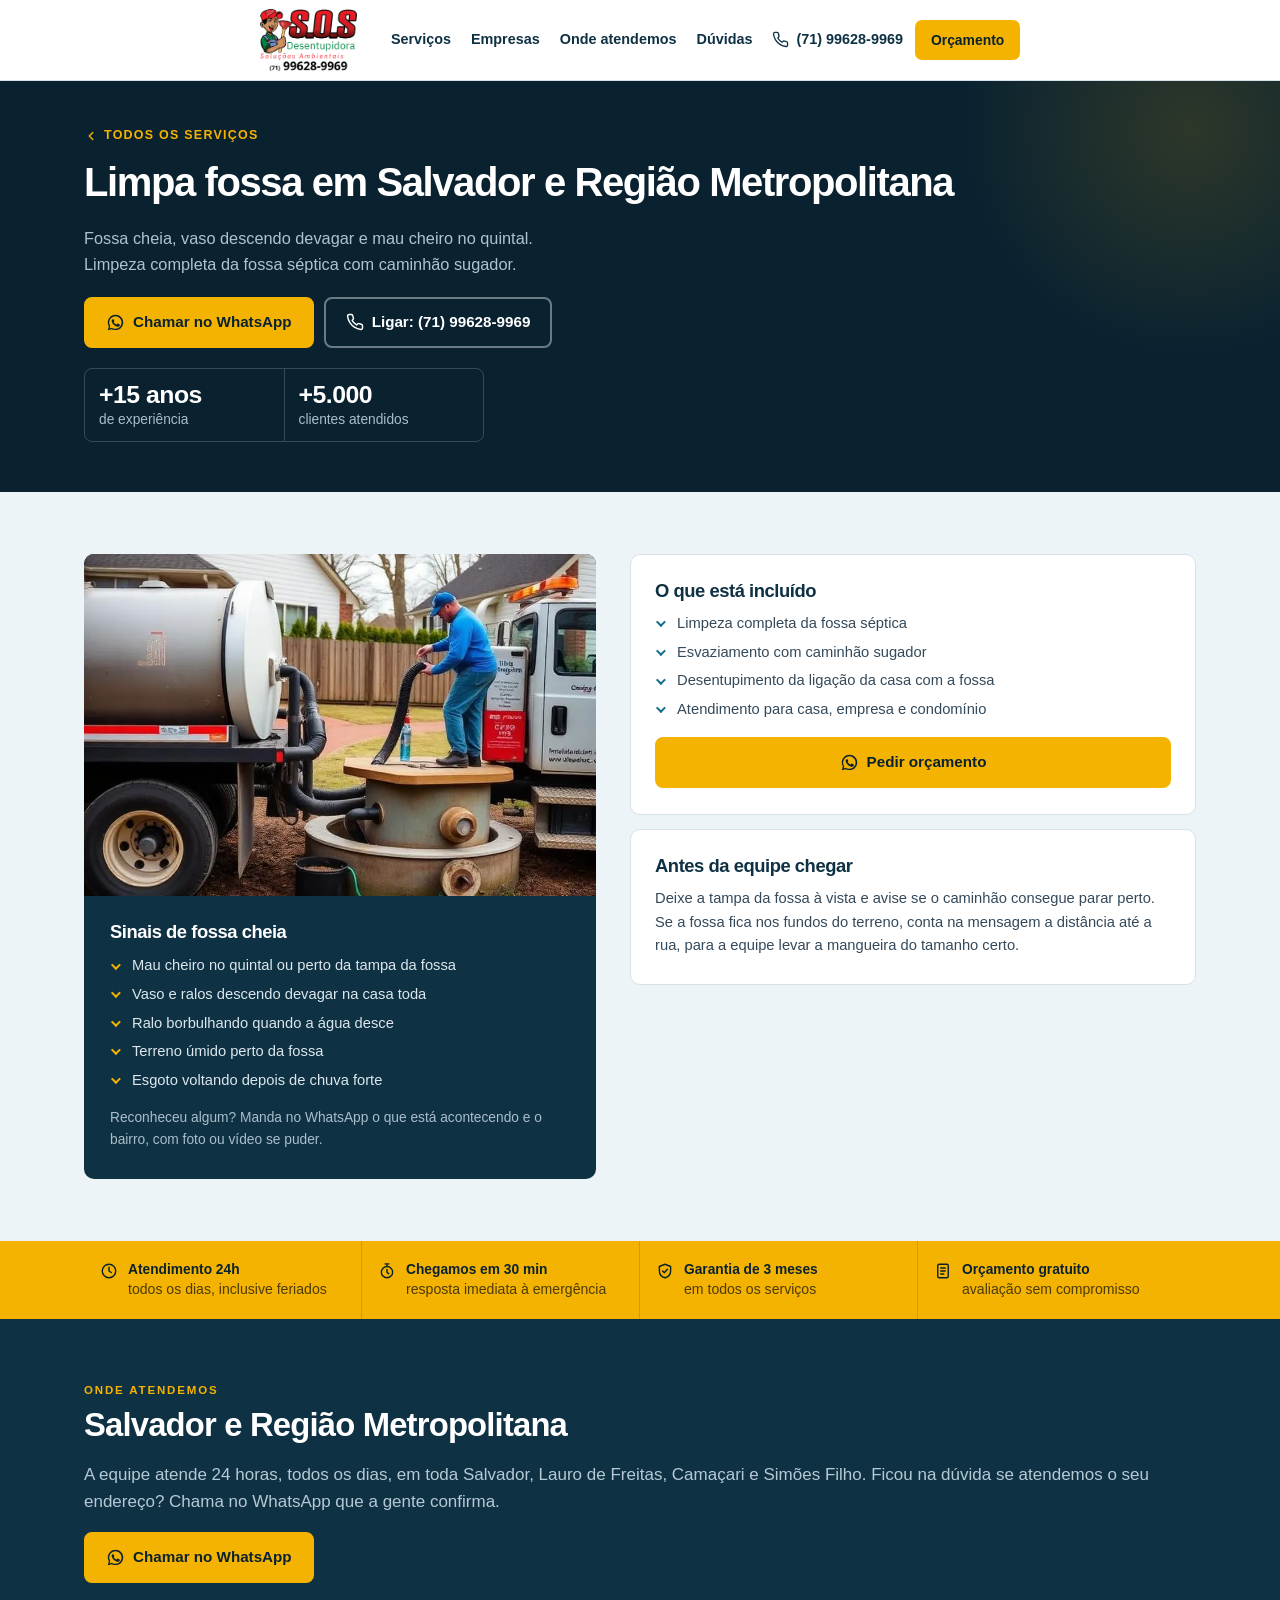
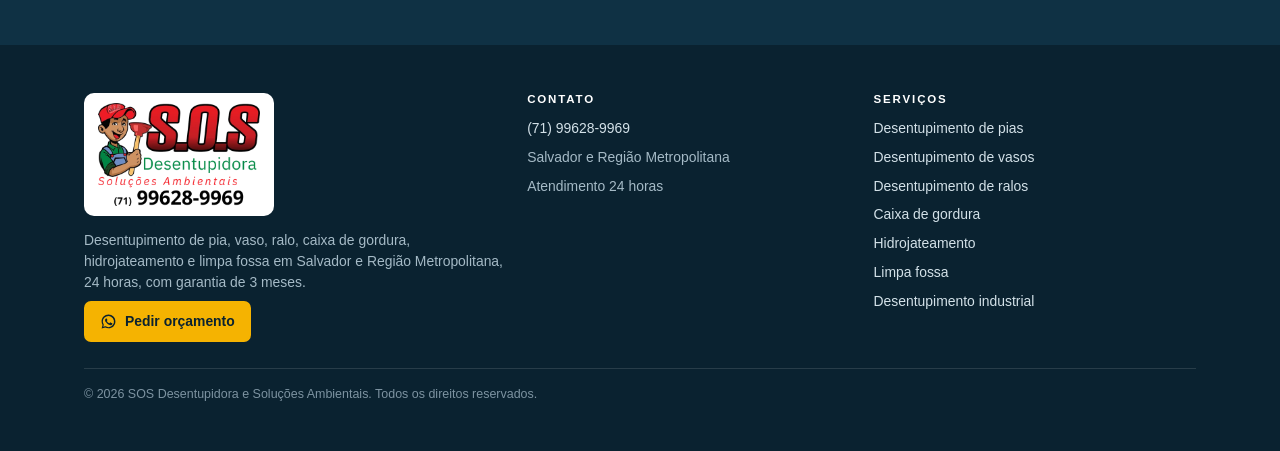
<file: limpa-fossa.html>
<!DOCTYPE html>
<html lang="pt-BR">
<head>
<meta charset="utf-8">
<meta name="viewport" content="width=device-width, initial-scale=1">

<!-- Google Tag Manager -->
<script>(function(w,d,s,l,i){w[l]=w[l]||[];w[l].push({'gtm.start':
new Date().getTime(),event:'gtm.js'});var f=d.getElementsByTagName(s)[0],
j=d.createElement(s),dl=l!='dataLayer'?'&l='+l:'';j.async=true;j.src=
'https://www.googletagmanager.com/gtm.js?id='+i+dl;f.parentNode.insertBefore(j,f);
})(window,document,'script','dataLayer','GTM-K9NSKHHK');</script>
<!-- End Google Tag Manager -->

<!-- Google Ads (a conversão é disparada no clique do WhatsApp e do telefone, no script do fim da página) -->
<script async src="https://www.googletagmanager.com/gtag/js?id=AW-18033664704"></script>
<script>
  window.dataLayer = window.dataLayer || [];
  function gtag(){dataLayer.push(arguments);}
  gtag('js', new Date());
  gtag('config', 'AW-18033664704');
</script>

<title>Limpa Fossa em Salvador e Região Metropolitana | SOS Desentupidora</title>
<meta name="description" content="Limpeza completa de fossa séptica com caminhão sugador em Salvador, Lauro de Freitas, Camaçari e Simões Filho. Atendimento 24h e garantia de 3 meses.">
<meta name="robots" content="index, follow">
<link rel="canonical" href="https://sosdesentupidorasalvador.com.br/limpa-fossa">
<meta name="theme-color" content="#0A2230">
<link rel="icon" href="assets/favicon.png" type="image/png">
<link rel="apple-touch-icon" href="assets/icone-180.png">
<meta property="og:type" content="website">
<meta property="og:locale" content="pt_BR">
<meta property="og:site_name" content="SOS Desentupidora">
<meta property="og:url" content="https://sosdesentupidorasalvador.com.br/limpa-fossa">
<meta property="og:title" content="Limpa Fossa em Salvador e Região Metropolitana | SOS Desentupidora">
<meta property="og:description" content="Limpeza completa de fossa séptica com caminhão sugador em Salvador, Lauro de Freitas, Camaçari e Simões Filho. Atendimento 24h e garantia de 3 meses.">
<meta property="og:image" content="https://sosdesentupidorasalvador.com.br/assets/servico-fossa.webp">
<link rel="stylesheet" href="assets/estilo.css">
</head>
<body>
<!-- Google Tag Manager (noscript) -->
<noscript><iframe src="https://www.googletagmanager.com/ns.html?id=GTM-K9NSKHHK"
height="0" width="0" style="display:none;visibility:hidden"></iframe></noscript>
<!-- End Google Tag Manager (noscript) -->

<a class="sr-only" href="#conteudo">Ir para o conteúdo</a>

<header class="header">
  <div class="wrap header-bar">
    <a class="brand" href="index.html#inicio" aria-label="SOS Desentupidora, ir para o início">
      <img class="brand-logo" src="assets/logo-sos.webp" width="480" height="306" alt="SOS Desentupidora e Soluções Ambientais">
    </a>

    <nav class="nav" aria-label="Navegação principal">
      <a href="index.html#servicos">Serviços</a>
      <a href="index.html#empresas">Empresas</a>
      <a href="index.html#area">Onde atendemos</a>
      <a href="index.html#faq">Dúvidas</a>
    </nav>

    <a data-cta="contato_telefone" data-origem="cabecalho" class="header-phone" href="tel:+5571996289969" aria-label="Ligar para (71) 99628-9969">
      <svg viewBox="0 0 24 24" width="17" height="17" fill="none" stroke="currentColor" stroke-width="1.9" stroke-linecap="round" stroke-linejoin="round" aria-hidden="true"><path d="M22 16.9v3a2 2 0 0 1-2.2 2 19.8 19.8 0 0 1-8.6-3.1 19.5 19.5 0 0 1-6-6A19.8 19.8 0 0 1 2.1 4.2 2 2 0 0 1 4.1 2h3a2 2 0 0 1 2 1.7c.1 1 .4 1.9.7 2.8a2 2 0 0 1-.5 2.1L8.1 9.9a16 16 0 0 0 6 6l1.3-1.2a2 2 0 0 1 2.1-.5c.9.3 1.8.6 2.8.7a2 2 0 0 1 1.7 2z"/></svg>
      <span>(71) 99628-9969</span>
    </a>

    <a data-cta="contato_whatsapp" data-origem="cabecalho" class="btn btn-primary btn-sm header-cta" href="https://wa.me/5571996289969?text=Ol%C3%A1!%20Vim%20pelo%20site%20e%20preciso%20de%20uma%20desentupidora." target="_blank" rel="noopener">Orçamento</a>

    <button class="menu-btn" id="menuBtn" type="button" aria-expanded="false" aria-controls="mobileNav" aria-label="Abrir menu de navegação">
      <svg viewBox="0 0 24 24" width="21" height="21" fill="none" stroke="currentColor" stroke-width="2" stroke-linecap="round" aria-hidden="true"><path d="M3 6h18M3 12h18M3 18h18"/></svg>
    </button>
  </div>

  <nav class="mobile-nav" id="mobileNav" aria-label="Navegação no celular">
    <a href="index.html#servicos">Serviços</a>
    <a href="index.html#empresas">Empresas e condomínios</a>
    <a href="index.html#area">Onde atendemos</a>
    <a href="index.html#faq">Dúvidas</a>
    <a data-cta="contato_telefone" data-origem="cabecalho" href="tel:+5571996289969">Ligar: (71) 99628-9969</a>
  </nav>
</header>

<main id="conteudo">

<section class="page-hero">
  <div class="wrap">
    <a class="voltar" href="index.html#servicos"><svg viewBox="0 0 24 24" aria-hidden="true" stroke-linecap="round" stroke-linejoin="round"><path d="M15 6l-6 6 6 6"/></svg> Todos os serviços</a>
    <h1>Limpa fossa em Salvador e Região Metropolitana</h1>
    <p class="hero-sub">Fossa cheia, vaso descendo devagar e mau cheiro no quintal. Limpeza completa da fossa séptica com caminhão sugador.</p>
    <div class="hero-actions">
      <a data-cta="contato_whatsapp" data-origem="pagina_topo" data-servico="fossa" class="btn btn-primary" href="https://wa.me/5571996289969?text=Ol%C3%A1!%20Quero%20um%20or%C3%A7amento%20de%20limpa%20fossa." target="_blank" rel="noopener"><svg viewBox="0 0 32 32" width="19" height="19" fill="currentColor" aria-hidden="true"><path d="M16 3C8.8 3 3 8.8 3 16c0 2.3.6 4.5 1.8 6.4L3 29l6.8-1.8c1.9 1 4 1.6 6.2 1.6 7.2 0 13-5.8 13-13S23.2 3 16 3zm0 23.6c-2 0-3.9-.5-5.5-1.5l-.4-.2-4 1.1 1.1-3.9-.3-.4a10.5 10.5 0 1 1 9.1 4.9zm5.9-7.9c-.3-.2-1.9-.9-2.2-1-.3-.1-.5-.2-.7.2s-.8 1-1 1.2c-.2.2-.4.2-.7.1a8.6 8.6 0 0 1-4.3-3.7c-.3-.6.3-.5.9-1.7.1-.2 0-.4 0-.6s-.7-1.7-1-2.3c-.2-.6-.5-.5-.7-.5h-.6c-.2 0-.6.1-.9.4-.3.4-1.2 1.2-1.2 2.8s1.2 3.2 1.4 3.5c.2.2 2.4 3.7 5.9 5.1 2.2.9 3 1 4.1.8.7-.1 2-.8 2.2-1.6.3-.8.3-1.5.2-1.6-.1-.2-.3-.3-.6-.4z"/></svg> Chamar no WhatsApp</a>
      <a data-cta="contato_telefone" data-origem="pagina_topo" data-servico="fossa" class="btn btn-light" href="tel:+5571996289969"><svg viewBox="0 0 24 24" width="18" height="18" fill="none" stroke="currentColor" stroke-width="1.9" stroke-linecap="round" stroke-linejoin="round" aria-hidden="true"><path d="M22 16.9v3a2 2 0 0 1-2.2 2 19.8 19.8 0 0 1-8.6-3.1 19.5 19.5 0 0 1-6-6A19.8 19.8 0 0 1 2.1 4.2 2 2 0 0 1 4.1 2h3a2 2 0 0 1 2 1.7c.1 1 .4 1.9.7 2.8a2 2 0 0 1-.5 2.1L8.1 9.9a16 16 0 0 0 6 6l1.3-1.2a2 2 0 0 1 2.1-.5c.9.3 1.8.6 2.8.7a2 2 0 0 1 1.7 2z"/></svg> Ligar: (71) 99628-9969</a>
    </div>
    <div class="numeros">
        <div class="numero"><strong>+15 anos</strong><span>de experiência</span></div>
        <div class="numero"><strong>+5.000</strong><span>clientes atendidos</span></div>
      </div>
  </div>
</section>

<section class="section section--tint">
  <div class="wrap page-grid">
    <div class="page-sinais">
      <img class="page-foto" src="assets/servico-fossa.webp" width="900" height="600" alt="Caminhão sugador fazendo limpeza de fossa">
      <div class="page-sinais-corpo">
        <h2>Sinais de fossa cheia</h2>
        <ul class="list">
          <li>Mau cheiro no quintal ou perto da tampa da fossa</li>
          <li>Vaso e ralos descendo devagar na casa toda</li>
          <li>Ralo borbulhando quando a água desce</li>
          <li>Terreno úmido perto da fossa</li>
          <li>Esgoto voltando depois de chuva forte</li>
        </ul>
        <p>Reconheceu algum? Manda no WhatsApp o que está acontecendo e o bairro, com foto ou vídeo se puder.</p>
      </div>
    </div>
    <div>
      <div class="page-box">
        <h2>O que está incluído</h2>
        <ul class="list">
          <li>Limpeza completa da fossa séptica</li>
          <li>Esvaziamento com caminhão sugador</li>
          <li>Desentupimento da ligação da casa com a fossa</li>
          <li>Atendimento para casa, empresa e condomínio</li>
        </ul>
        <a data-cta="contato_whatsapp" data-origem="pagina_caixa" data-servico="fossa" class="btn btn-primary btn-block" href="https://wa.me/5571996289969?text=Ol%C3%A1!%20Quero%20um%20or%C3%A7amento%20de%20limpa%20fossa." target="_blank" rel="noopener"><svg viewBox="0 0 32 32" width="19" height="19" fill="currentColor" aria-hidden="true"><path d="M16 3C8.8 3 3 8.8 3 16c0 2.3.6 4.5 1.8 6.4L3 29l6.8-1.8c1.9 1 4 1.6 6.2 1.6 7.2 0 13-5.8 13-13S23.2 3 16 3zm0 23.6c-2 0-3.9-.5-5.5-1.5l-.4-.2-4 1.1 1.1-3.9-.3-.4a10.5 10.5 0 1 1 9.1 4.9zm5.9-7.9c-.3-.2-1.9-.9-2.2-1-.3-.1-.5-.2-.7.2s-.8 1-1 1.2c-.2.2-.4.2-.7.1a8.6 8.6 0 0 1-4.3-3.7c-.3-.6.3-.5.9-1.7.1-.2 0-.4 0-.6s-.7-1.7-1-2.3c-.2-.6-.5-.5-.7-.5h-.6c-.2 0-.6.1-.9.4-.3.4-1.2 1.2-1.2 2.8s1.2 3.2 1.4 3.5c.2.2 2.4 3.7 5.9 5.1 2.2.9 3 1 4.1.8.7-.1 2-.8 2.2-1.6.3-.8.3-1.5.2-1.6-.1-.2-.3-.3-.6-.4z"/></svg> Pedir orçamento</a>
      </div>
      <div class="page-box">
        <h2>Antes da equipe chegar</h2>
        <p style="margin:0;font-size:.92rem">Deixe a tampa da fossa à vista e avise se o caminhão consegue parar perto. Se a fossa fica nos fundos do terreno, conta na mensagem a distância até a rua, para a equipe levar a mangueira do tamanho certo.</p>
      </div>
    </div>
  </div>
</section>

<section class="trust" aria-label="Por que chamar a SOS Desentupidora">
  <div class="wrap trust-grid">
    <div class="trust-item">
      <svg viewBox="0 0 24 24" aria-hidden="true" stroke-linecap="round" stroke-linejoin="round"><circle cx="12" cy="12" r="9"/><path d="M12 7v5l3 2"/></svg>
      <span><strong>Atendimento 24h</strong>todos os dias, inclusive feriados</span>
    </div>
    <div class="trust-item">
      <svg viewBox="0 0 24 24" aria-hidden="true" stroke-linecap="round" stroke-linejoin="round"><circle cx="12" cy="13.5" r="7.5"/><path d="M12 10v3.5l2.2 2.2M9.5 2.5h5M12 2.5V6"/></svg>
      <span><strong>Chegamos em 30 min</strong>resposta imediata à emergência</span>
    </div>
    <div class="trust-item">
      <svg viewBox="0 0 24 24" aria-hidden="true" stroke-linecap="round" stroke-linejoin="round"><path d="M12 3 4.5 6v5.5c0 4.6 3.2 8.3 7.5 9.5 4.3-1.2 7.5-4.9 7.5-9.5V6z"/><path d="m8.8 12 2.2 2.2 4.2-4.4"/></svg>
      <span><strong>Garantia de 3 meses</strong>em todos os serviços</span>
    </div>
    <div class="trust-item">
      <svg viewBox="0 0 24 24" aria-hidden="true" stroke-linecap="round" stroke-linejoin="round"><rect x="5" y="3" width="14" height="18" rx="2"/><path d="M9 8h6M9 12h6M9 16h4"/></svg>
      <span><strong>Orçamento gratuito</strong>avaliação sem compromisso</span>
    </div>
  </div>
</section>

<section class="section section--navy">
  <div class="wrap">
    <p class="eyebrow">Onde atendemos</p>
    <h2>Salvador e Região Metropolitana</h2>
    <p>A equipe atende 24 horas, todos os dias, em toda Salvador, Lauro de Freitas, Camaçari e Simões Filho. Ficou na dúvida se atendemos o seu endereço? Chama no WhatsApp que a gente confirma.</p>
    <a data-cta="contato_whatsapp" data-origem="pagina_rodape" data-servico="fossa" class="btn btn-primary" href="https://wa.me/5571996289969?text=Ol%C3%A1!%20Quero%20um%20or%C3%A7amento%20de%20limpa%20fossa." target="_blank" rel="noopener"><svg viewBox="0 0 32 32" width="19" height="19" fill="currentColor" aria-hidden="true"><path d="M16 3C8.8 3 3 8.8 3 16c0 2.3.6 4.5 1.8 6.4L3 29l6.8-1.8c1.9 1 4 1.6 6.2 1.6 7.2 0 13-5.8 13-13S23.2 3 16 3zm0 23.6c-2 0-3.9-.5-5.5-1.5l-.4-.2-4 1.1 1.1-3.9-.3-.4a10.5 10.5 0 1 1 9.1 4.9zm5.9-7.9c-.3-.2-1.9-.9-2.2-1-.3-.1-.5-.2-.7.2s-.8 1-1 1.2c-.2.2-.4.2-.7.1a8.6 8.6 0 0 1-4.3-3.7c-.3-.6.3-.5.9-1.7.1-.2 0-.4 0-.6s-.7-1.7-1-2.3c-.2-.6-.5-.5-.7-.5h-.6c-.2 0-.6.1-.9.4-.3.4-1.2 1.2-1.2 2.8s1.2 3.2 1.4 3.5c.2.2 2.4 3.7 5.9 5.1 2.2.9 3 1 4.1.8.7-.1 2-.8 2.2-1.6.3-.8.3-1.5.2-1.6-.1-.2-.3-.3-.6-.4z"/></svg> Chamar no WhatsApp</a>
  </div>
</section>

</main>

<footer class="footer">
  <div class="wrap">
    <div class="footer-grid">
      <div>
        <a class="brand" href="index.html#inicio" aria-label="SOS Desentupidora, voltar ao início">
          <img class="logo-rodape" src="assets/logo-sos.webp" width="480" height="306" alt="SOS Desentupidora e Soluções Ambientais" loading="lazy">
        </a>
        <p style="margin-top:14px">Desentupimento de pia, vaso, ralo, caixa de gordura, hidrojateamento e limpa fossa em Salvador e Região Metropolitana, 24 horas, com garantia de 3 meses.</p>
        <a data-cta="contato_whatsapp" data-origem="rodape" class="btn btn-primary btn-sm" href="https://wa.me/5571996289969?text=Ol%C3%A1!%20Vim%20pelo%20site%20e%20preciso%20de%20uma%20desentupidora." target="_blank" rel="noopener">
          <svg viewBox="0 0 32 32" width="17" height="17" fill="currentColor" aria-hidden="true"><path d="M16 3C8.8 3 3 8.8 3 16c0 2.3.6 4.5 1.8 6.4L3 29l6.8-1.8c1.9 1 4 1.6 6.2 1.6 7.2 0 13-5.8 13-13S23.2 3 16 3zm0 23.6c-2 0-3.9-.5-5.5-1.5l-.4-.2-4 1.1 1.1-3.9-.3-.4a10.5 10.5 0 1 1 9.1 4.9zm5.9-7.9c-.3-.2-1.9-.9-2.2-1-.3-.1-.5-.2-.7.2s-.8 1-1 1.2c-.2.2-.4.2-.7.1a8.6 8.6 0 0 1-4.3-3.7c-.3-.6.3-.5.9-1.7.1-.2 0-.4 0-.6s-.7-1.7-1-2.3c-.2-.6-.5-.5-.7-.5h-.6c-.2 0-.6.1-.9.4-.3.4-1.2 1.2-1.2 2.8s1.2 3.2 1.4 3.5c.2.2 2.4 3.7 5.9 5.1 2.2.9 3 1 4.1.8.7-.1 2-.8 2.2-1.6.3-.8.3-1.5.2-1.6-.1-.2-.3-.3-.6-.4z"/></svg>
          Pedir orçamento
        </a>
      </div>

      <div class="footer-cols">
        <div>
          <h4>Contato</h4>
          <p><a data-cta="contato_telefone" data-origem="rodape" href="tel:+5571996289969">(71) 99628-9969</a></p>
          <p>Salvador e Região Metropolitana</p>
          <p>Atendimento 24 horas</p>
        </div>

        <div>
          <h4>Serviços</h4>
          <p><a href="desentupimento-de-pia.html">Desentupimento de pias</a></p>
          <p><a href="desentupimento-de-vaso-sanitario.html">Desentupimento de vasos</a></p>
          <p><a href="desentupimento-de-ralo.html">Desentupimento de ralos</a></p>
          <p><a href="limpeza-de-caixa-de-gordura.html">Caixa de gordura</a></p>
          <p><a href="hidrojateamento.html">Hidrojateamento</a></p>
          <p><a href="limpa-fossa.html">Limpa fossa</a></p>
          <p><a href="desentupimento-industrial.html">Desentupimento industrial</a></p>
        </div>
      </div>
    </div>

    <div class="footer-bottom">
      <p>© 2026 SOS Desentupidora e Soluções Ambientais. Todos os direitos reservados.</p>
    </div>
  </div>
</footer>
<a data-cta="contato_whatsapp" data-origem="flutuante" class="float-wa" href="https://wa.me/5571996289969?text=Ol%C3%A1!%20Vim%20pelo%20site%20e%20preciso%20de%20uma%20desentupidora." target="_blank" rel="noopener" aria-label="Chamar a SOS Desentupidora no WhatsApp">
  <svg viewBox="0 0 32 32" aria-hidden="true"><path d="M16 3C8.8 3 3 8.8 3 16c0 2.3.6 4.5 1.8 6.4L3 29l6.8-1.8c1.9 1 4 1.6 6.2 1.6 7.2 0 13-5.8 13-13S23.2 3 16 3zm0 23.6c-2 0-3.9-.5-5.5-1.5l-.4-.2-4 1.1 1.1-3.9-.3-.4a10.5 10.5 0 1 1 9.1 4.9zm5.9-7.9c-.3-.2-1.9-.9-2.2-1-.3-.1-.5-.2-.7.2s-.8 1-1 1.2c-.2.2-.4.2-.7.1a8.6 8.6 0 0 1-4.3-3.7c-.3-.6.3-.5.9-1.7.1-.2 0-.4 0-.6s-.7-1.7-1-2.3c-.2-.6-.5-.5-.7-.5h-.6c-.2 0-.6.1-.9.4-.3.4-1.2 1.2-1.2 2.8s1.2 3.2 1.4 3.5c.2.2 2.4 3.7 5.9 5.1 2.2.9 3 1 4.1.8.7-.1 2-.8 2.2-1.6.3-.8.3-1.5.2-1.6-.1-.2-.3-.3-.6-.4z"/></svg>
</a>
<script>
(function(){
  var CONVERSAO_ADS = 'AW-18033664704/qM7xCLXnsY0cEMDFj5dD';

  function medir(dados){
    // limpa os parâmetros do evento anterior, senão o dataLayer os carrega para o próximo
    var evento = { event: null, origem: undefined, servico: undefined, pergunta: undefined };
    for (var chave in dados) {
      if (Object.prototype.hasOwnProperty.call(dados, chave)) evento[chave] = dados[chave];
    }
    window.dataLayer = window.dataLayer || [];
    window.dataLayer.push(evento);
  }

  // mesma conversão do site anterior: todo clique no WhatsApp ou no telefone conta no Google Ads
  function converter(){
    if (typeof window.gtag !== 'function') return;
    window.gtag('event', 'conversion', { send_to: CONVERSAO_ADS, value: 1.0, currency: 'BRL', transport_type: 'beacon' });
  }

  // menu do celular
  var btn = document.getElementById('menuBtn');
  var nav = document.getElementById('mobileNav');
  if (btn && nav) {
    btn.addEventListener('click', function(){
      var open = nav.classList.toggle('open');
      btn.setAttribute('aria-expanded', open ? 'true' : 'false');
    });
    nav.addEventListener('click', function(e){
      if (e.target.tagName === 'A') {
        nav.classList.remove('open');
        btn.setAttribute('aria-expanded','false');
      }
    });
  }

  // qualquer elemento com data-cta vira um evento no dataLayer
  document.addEventListener('click', function(e){
    var alvo = e.target;
    if (!alvo || !alvo.closest) return;
    var el = alvo.closest('[data-cta]');
    if (!el) return;
    var tipo = el.getAttribute('data-cta');
    medir({
      event: tipo,
      origem: el.getAttribute('data-origem') || undefined,
      servico: el.getAttribute('data-servico') || undefined
    });
    if (tipo === 'contato_whatsapp' || tipo === 'contato_telefone') converter();
  });

  // pergunta frequente aberta
  var duvidas = document.querySelectorAll('.faq details');
  for (var i = 0; i < duvidas.length; i++) {
    (function(d){
      d.addEventListener('toggle', function(){
        if (!d.open) return;
        var titulo = d.querySelector('summary');
        medir({ event: 'abriu_duvida', pergunta: titulo ? titulo.textContent.trim() : '' });
      });
    })(duvidas[i]);
  }

})();
</script>
</body>
</html>
</file>
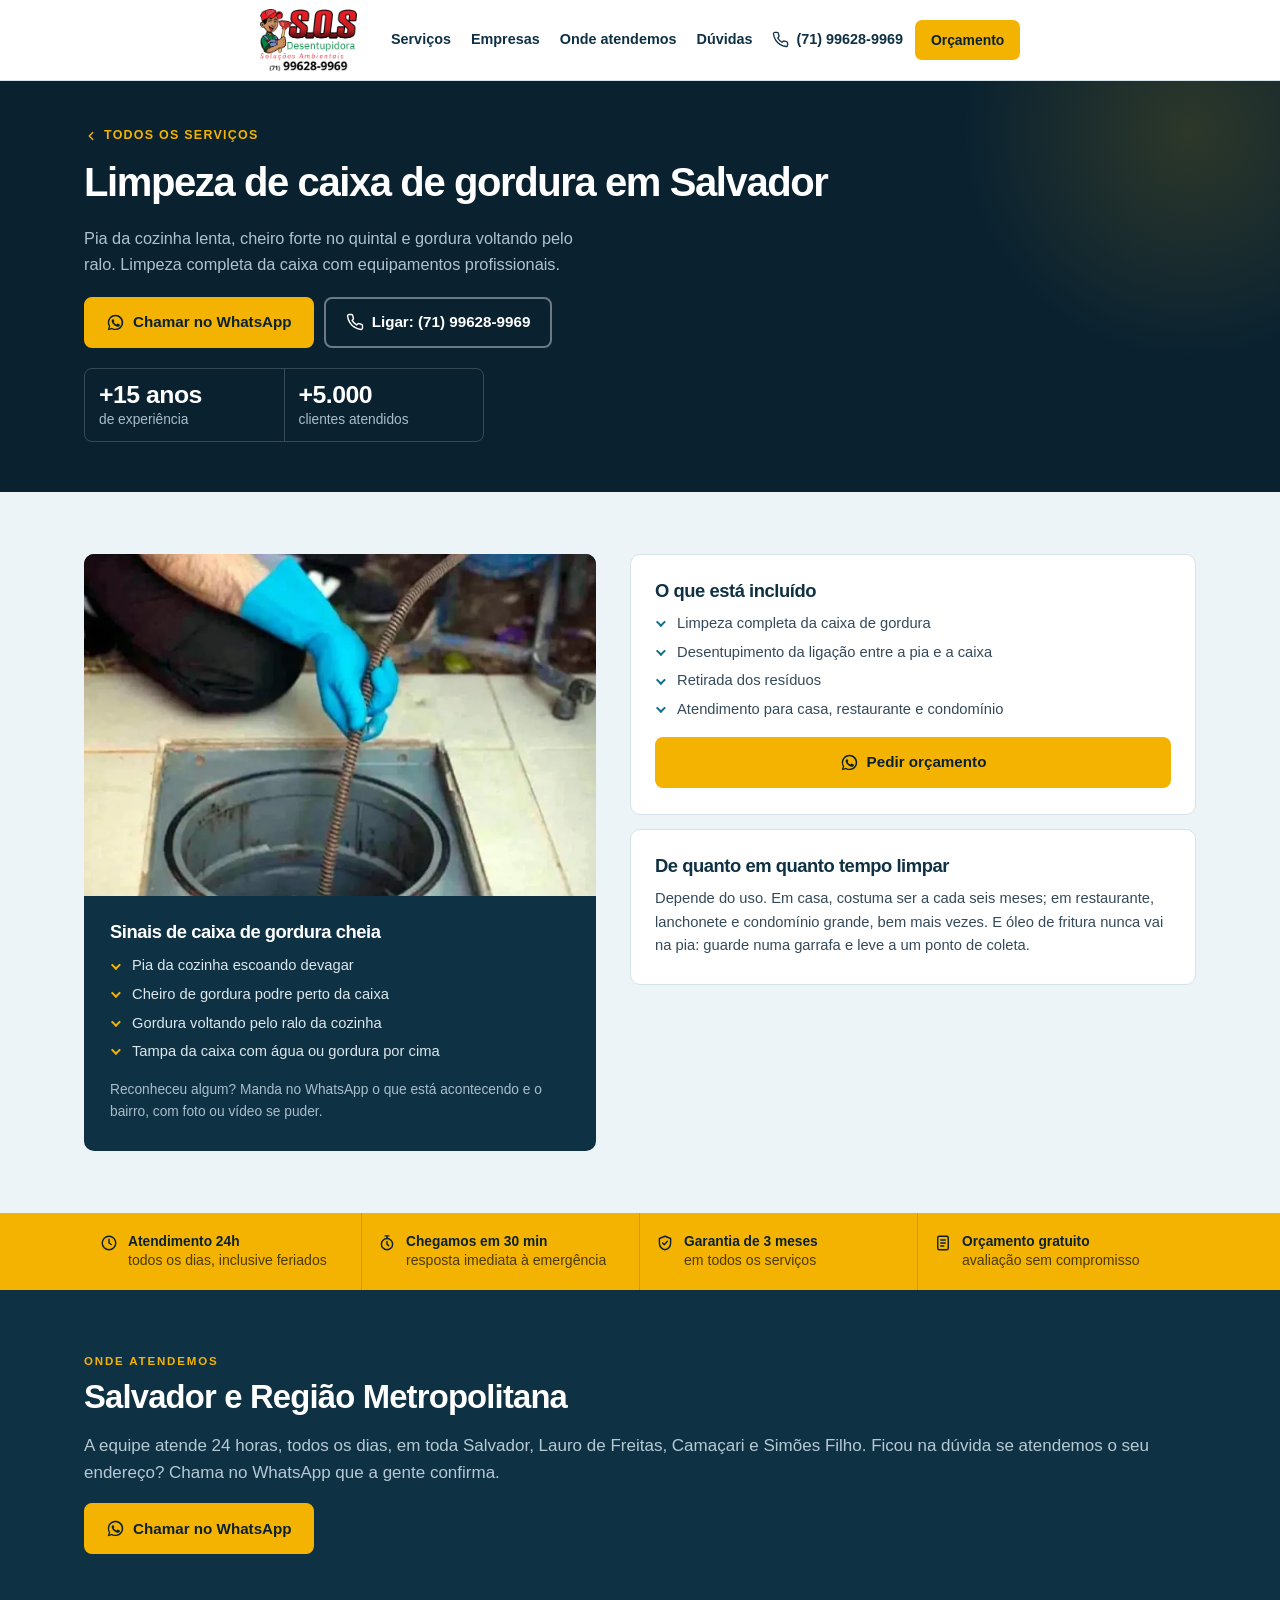
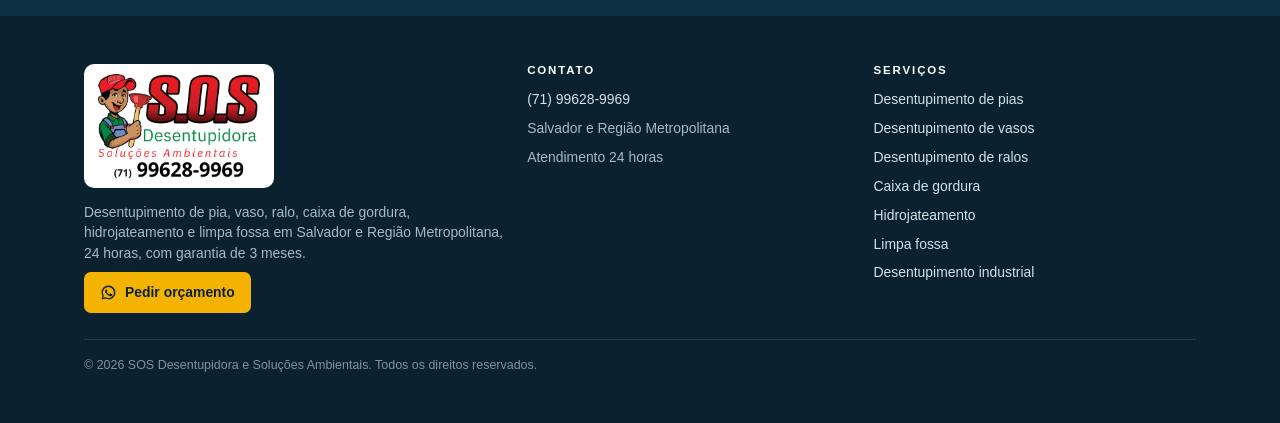
<file: limpeza-de-caixa-de-gordura.html>
<!DOCTYPE html>
<html lang="pt-BR">
<head>
<meta charset="utf-8">
<meta name="viewport" content="width=device-width, initial-scale=1">

<!-- Google Tag Manager -->
<script>(function(w,d,s,l,i){w[l]=w[l]||[];w[l].push({'gtm.start':
new Date().getTime(),event:'gtm.js'});var f=d.getElementsByTagName(s)[0],
j=d.createElement(s),dl=l!='dataLayer'?'&l='+l:'';j.async=true;j.src=
'https://www.googletagmanager.com/gtm.js?id='+i+dl;f.parentNode.insertBefore(j,f);
})(window,document,'script','dataLayer','GTM-K9NSKHHK');</script>
<!-- End Google Tag Manager -->

<!-- Google Ads (a conversão é disparada no clique do WhatsApp e do telefone, no script do fim da página) -->
<script async src="https://www.googletagmanager.com/gtag/js?id=AW-18033664704"></script>
<script>
  window.dataLayer = window.dataLayer || [];
  function gtag(){dataLayer.push(arguments);}
  gtag('js', new Date());
  gtag('config', 'AW-18033664704');
</script>

<title>Limpeza de Caixa de Gordura em Salvador | SOS Desentupidora</title>
<meta name="description" content="Limpeza completa de caixa de gordura em Salvador e Região Metropolitana, para casa, restaurante e condomínio, com equipamentos profissionais e garantia de 3 meses.">
<meta name="robots" content="index, follow">
<link rel="canonical" href="https://sosdesentupidorasalvador.com.br/limpeza-de-caixa-de-gordura">
<meta name="theme-color" content="#0A2230">
<link rel="icon" href="assets/favicon.png" type="image/png">
<link rel="apple-touch-icon" href="assets/icone-180.png">
<meta property="og:type" content="website">
<meta property="og:locale" content="pt_BR">
<meta property="og:site_name" content="SOS Desentupidora">
<meta property="og:url" content="https://sosdesentupidorasalvador.com.br/limpeza-de-caixa-de-gordura">
<meta property="og:title" content="Limpeza de Caixa de Gordura em Salvador | SOS Desentupidora">
<meta property="og:description" content="Limpeza completa de caixa de gordura em Salvador e Região Metropolitana, para casa, restaurante e condomínio, com equipamentos profissionais e garantia de 3 meses.">
<meta property="og:image" content="https://sosdesentupidorasalvador.com.br/assets/servico-gordura.webp">
<link rel="stylesheet" href="assets/estilo.css">
</head>
<body>
<!-- Google Tag Manager (noscript) -->
<noscript><iframe src="https://www.googletagmanager.com/ns.html?id=GTM-K9NSKHHK"
height="0" width="0" style="display:none;visibility:hidden"></iframe></noscript>
<!-- End Google Tag Manager (noscript) -->

<a class="sr-only" href="#conteudo">Ir para o conteúdo</a>

<header class="header">
  <div class="wrap header-bar">
    <a class="brand" href="index.html#inicio" aria-label="SOS Desentupidora, ir para o início">
      <img class="brand-logo" src="assets/logo-sos.webp" width="480" height="306" alt="SOS Desentupidora e Soluções Ambientais">
    </a>

    <nav class="nav" aria-label="Navegação principal">
      <a href="index.html#servicos">Serviços</a>
      <a href="index.html#empresas">Empresas</a>
      <a href="index.html#area">Onde atendemos</a>
      <a href="index.html#faq">Dúvidas</a>
    </nav>

    <a data-cta="contato_telefone" data-origem="cabecalho" class="header-phone" href="tel:+5571996289969" aria-label="Ligar para (71) 99628-9969">
      <svg viewBox="0 0 24 24" width="17" height="17" fill="none" stroke="currentColor" stroke-width="1.9" stroke-linecap="round" stroke-linejoin="round" aria-hidden="true"><path d="M22 16.9v3a2 2 0 0 1-2.2 2 19.8 19.8 0 0 1-8.6-3.1 19.5 19.5 0 0 1-6-6A19.8 19.8 0 0 1 2.1 4.2 2 2 0 0 1 4.1 2h3a2 2 0 0 1 2 1.7c.1 1 .4 1.9.7 2.8a2 2 0 0 1-.5 2.1L8.1 9.9a16 16 0 0 0 6 6l1.3-1.2a2 2 0 0 1 2.1-.5c.9.3 1.8.6 2.8.7a2 2 0 0 1 1.7 2z"/></svg>
      <span>(71) 99628-9969</span>
    </a>

    <a data-cta="contato_whatsapp" data-origem="cabecalho" class="btn btn-primary btn-sm header-cta" href="https://wa.me/5571996289969?text=Ol%C3%A1!%20Vim%20pelo%20site%20e%20preciso%20de%20uma%20desentupidora." target="_blank" rel="noopener">Orçamento</a>

    <button class="menu-btn" id="menuBtn" type="button" aria-expanded="false" aria-controls="mobileNav" aria-label="Abrir menu de navegação">
      <svg viewBox="0 0 24 24" width="21" height="21" fill="none" stroke="currentColor" stroke-width="2" stroke-linecap="round" aria-hidden="true"><path d="M3 6h18M3 12h18M3 18h18"/></svg>
    </button>
  </div>

  <nav class="mobile-nav" id="mobileNav" aria-label="Navegação no celular">
    <a href="index.html#servicos">Serviços</a>
    <a href="index.html#empresas">Empresas e condomínios</a>
    <a href="index.html#area">Onde atendemos</a>
    <a href="index.html#faq">Dúvidas</a>
    <a data-cta="contato_telefone" data-origem="cabecalho" href="tel:+5571996289969">Ligar: (71) 99628-9969</a>
  </nav>
</header>

<main id="conteudo">

<section class="page-hero">
  <div class="wrap">
    <a class="voltar" href="index.html#servicos"><svg viewBox="0 0 24 24" aria-hidden="true" stroke-linecap="round" stroke-linejoin="round"><path d="M15 6l-6 6 6 6"/></svg> Todos os serviços</a>
    <h1>Limpeza de caixa de gordura em Salvador</h1>
    <p class="hero-sub">Pia da cozinha lenta, cheiro forte no quintal e gordura voltando pelo ralo. Limpeza completa da caixa com equipamentos profissionais.</p>
    <div class="hero-actions">
      <a data-cta="contato_whatsapp" data-origem="pagina_topo" data-servico="gordura" class="btn btn-primary" href="https://wa.me/5571996289969?text=Ol%C3%A1!%20Quero%20um%20or%C3%A7amento%20de%20limpeza%20de%20caixa%20de%20gordura." target="_blank" rel="noopener"><svg viewBox="0 0 32 32" width="19" height="19" fill="currentColor" aria-hidden="true"><path d="M16 3C8.8 3 3 8.8 3 16c0 2.3.6 4.5 1.8 6.4L3 29l6.8-1.8c1.9 1 4 1.6 6.2 1.6 7.2 0 13-5.8 13-13S23.2 3 16 3zm0 23.6c-2 0-3.9-.5-5.5-1.5l-.4-.2-4 1.1 1.1-3.9-.3-.4a10.5 10.5 0 1 1 9.1 4.9zm5.9-7.9c-.3-.2-1.9-.9-2.2-1-.3-.1-.5-.2-.7.2s-.8 1-1 1.2c-.2.2-.4.2-.7.1a8.6 8.6 0 0 1-4.3-3.7c-.3-.6.3-.5.9-1.7.1-.2 0-.4 0-.6s-.7-1.7-1-2.3c-.2-.6-.5-.5-.7-.5h-.6c-.2 0-.6.1-.9.4-.3.4-1.2 1.2-1.2 2.8s1.2 3.2 1.4 3.5c.2.2 2.4 3.7 5.9 5.1 2.2.9 3 1 4.1.8.7-.1 2-.8 2.2-1.6.3-.8.3-1.5.2-1.6-.1-.2-.3-.3-.6-.4z"/></svg> Chamar no WhatsApp</a>
      <a data-cta="contato_telefone" data-origem="pagina_topo" data-servico="gordura" class="btn btn-light" href="tel:+5571996289969"><svg viewBox="0 0 24 24" width="18" height="18" fill="none" stroke="currentColor" stroke-width="1.9" stroke-linecap="round" stroke-linejoin="round" aria-hidden="true"><path d="M22 16.9v3a2 2 0 0 1-2.2 2 19.8 19.8 0 0 1-8.6-3.1 19.5 19.5 0 0 1-6-6A19.8 19.8 0 0 1 2.1 4.2 2 2 0 0 1 4.1 2h3a2 2 0 0 1 2 1.7c.1 1 .4 1.9.7 2.8a2 2 0 0 1-.5 2.1L8.1 9.9a16 16 0 0 0 6 6l1.3-1.2a2 2 0 0 1 2.1-.5c.9.3 1.8.6 2.8.7a2 2 0 0 1 1.7 2z"/></svg> Ligar: (71) 99628-9969</a>
    </div>
    <div class="numeros">
        <div class="numero"><strong>+15 anos</strong><span>de experiência</span></div>
        <div class="numero"><strong>+5.000</strong><span>clientes atendidos</span></div>
      </div>
  </div>
</section>

<section class="section section--tint">
  <div class="wrap page-grid">
    <div class="page-sinais">
      <img class="page-foto" src="assets/servico-gordura.webp" width="900" height="600" alt="Técnico limpando caixa de gordura">
      <div class="page-sinais-corpo">
        <h2>Sinais de caixa de gordura cheia</h2>
        <ul class="list">
          <li>Pia da cozinha escoando devagar</li>
          <li>Cheiro de gordura podre perto da caixa</li>
          <li>Gordura voltando pelo ralo da cozinha</li>
          <li>Tampa da caixa com água ou gordura por cima</li>
        </ul>
        <p>Reconheceu algum? Manda no WhatsApp o que está acontecendo e o bairro, com foto ou vídeo se puder.</p>
      </div>
    </div>
    <div>
      <div class="page-box">
        <h2>O que está incluído</h2>
        <ul class="list">
          <li>Limpeza completa da caixa de gordura</li>
          <li>Desentupimento da ligação entre a pia e a caixa</li>
          <li>Retirada dos resíduos</li>
          <li>Atendimento para casa, restaurante e condomínio</li>
        </ul>
        <a data-cta="contato_whatsapp" data-origem="pagina_caixa" data-servico="gordura" class="btn btn-primary btn-block" href="https://wa.me/5571996289969?text=Ol%C3%A1!%20Quero%20um%20or%C3%A7amento%20de%20limpeza%20de%20caixa%20de%20gordura." target="_blank" rel="noopener"><svg viewBox="0 0 32 32" width="19" height="19" fill="currentColor" aria-hidden="true"><path d="M16 3C8.8 3 3 8.8 3 16c0 2.3.6 4.5 1.8 6.4L3 29l6.8-1.8c1.9 1 4 1.6 6.2 1.6 7.2 0 13-5.8 13-13S23.2 3 16 3zm0 23.6c-2 0-3.9-.5-5.5-1.5l-.4-.2-4 1.1 1.1-3.9-.3-.4a10.5 10.5 0 1 1 9.1 4.9zm5.9-7.9c-.3-.2-1.9-.9-2.2-1-.3-.1-.5-.2-.7.2s-.8 1-1 1.2c-.2.2-.4.2-.7.1a8.6 8.6 0 0 1-4.3-3.7c-.3-.6.3-.5.9-1.7.1-.2 0-.4 0-.6s-.7-1.7-1-2.3c-.2-.6-.5-.5-.7-.5h-.6c-.2 0-.6.1-.9.4-.3.4-1.2 1.2-1.2 2.8s1.2 3.2 1.4 3.5c.2.2 2.4 3.7 5.9 5.1 2.2.9 3 1 4.1.8.7-.1 2-.8 2.2-1.6.3-.8.3-1.5.2-1.6-.1-.2-.3-.3-.6-.4z"/></svg> Pedir orçamento</a>
      </div>
      <div class="page-box">
        <h2>De quanto em quanto tempo limpar</h2>
        <p style="margin:0;font-size:.92rem">Depende do uso. Em casa, costuma ser a cada seis meses; em restaurante, lanchonete e condomínio grande, bem mais vezes. E óleo de fritura nunca vai na pia: guarde numa garrafa e leve a um ponto de coleta.</p>
      </div>
    </div>
  </div>
</section>

<section class="trust" aria-label="Por que chamar a SOS Desentupidora">
  <div class="wrap trust-grid">
    <div class="trust-item">
      <svg viewBox="0 0 24 24" aria-hidden="true" stroke-linecap="round" stroke-linejoin="round"><circle cx="12" cy="12" r="9"/><path d="M12 7v5l3 2"/></svg>
      <span><strong>Atendimento 24h</strong>todos os dias, inclusive feriados</span>
    </div>
    <div class="trust-item">
      <svg viewBox="0 0 24 24" aria-hidden="true" stroke-linecap="round" stroke-linejoin="round"><circle cx="12" cy="13.5" r="7.5"/><path d="M12 10v3.5l2.2 2.2M9.5 2.5h5M12 2.5V6"/></svg>
      <span><strong>Chegamos em 30 min</strong>resposta imediata à emergência</span>
    </div>
    <div class="trust-item">
      <svg viewBox="0 0 24 24" aria-hidden="true" stroke-linecap="round" stroke-linejoin="round"><path d="M12 3 4.5 6v5.5c0 4.6 3.2 8.3 7.5 9.5 4.3-1.2 7.5-4.9 7.5-9.5V6z"/><path d="m8.8 12 2.2 2.2 4.2-4.4"/></svg>
      <span><strong>Garantia de 3 meses</strong>em todos os serviços</span>
    </div>
    <div class="trust-item">
      <svg viewBox="0 0 24 24" aria-hidden="true" stroke-linecap="round" stroke-linejoin="round"><rect x="5" y="3" width="14" height="18" rx="2"/><path d="M9 8h6M9 12h6M9 16h4"/></svg>
      <span><strong>Orçamento gratuito</strong>avaliação sem compromisso</span>
    </div>
  </div>
</section>

<section class="section section--navy">
  <div class="wrap">
    <p class="eyebrow">Onde atendemos</p>
    <h2>Salvador e Região Metropolitana</h2>
    <p>A equipe atende 24 horas, todos os dias, em toda Salvador, Lauro de Freitas, Camaçari e Simões Filho. Ficou na dúvida se atendemos o seu endereço? Chama no WhatsApp que a gente confirma.</p>
    <a data-cta="contato_whatsapp" data-origem="pagina_rodape" data-servico="gordura" class="btn btn-primary" href="https://wa.me/5571996289969?text=Ol%C3%A1!%20Quero%20um%20or%C3%A7amento%20de%20limpeza%20de%20caixa%20de%20gordura." target="_blank" rel="noopener"><svg viewBox="0 0 32 32" width="19" height="19" fill="currentColor" aria-hidden="true"><path d="M16 3C8.8 3 3 8.8 3 16c0 2.3.6 4.5 1.8 6.4L3 29l6.8-1.8c1.9 1 4 1.6 6.2 1.6 7.2 0 13-5.8 13-13S23.2 3 16 3zm0 23.6c-2 0-3.9-.5-5.5-1.5l-.4-.2-4 1.1 1.1-3.9-.3-.4a10.5 10.5 0 1 1 9.1 4.9zm5.9-7.9c-.3-.2-1.9-.9-2.2-1-.3-.1-.5-.2-.7.2s-.8 1-1 1.2c-.2.2-.4.2-.7.1a8.6 8.6 0 0 1-4.3-3.7c-.3-.6.3-.5.9-1.7.1-.2 0-.4 0-.6s-.7-1.7-1-2.3c-.2-.6-.5-.5-.7-.5h-.6c-.2 0-.6.1-.9.4-.3.4-1.2 1.2-1.2 2.8s1.2 3.2 1.4 3.5c.2.2 2.4 3.7 5.9 5.1 2.2.9 3 1 4.1.8.7-.1 2-.8 2.2-1.6.3-.8.3-1.5.2-1.6-.1-.2-.3-.3-.6-.4z"/></svg> Chamar no WhatsApp</a>
  </div>
</section>

</main>

<footer class="footer">
  <div class="wrap">
    <div class="footer-grid">
      <div>
        <a class="brand" href="index.html#inicio" aria-label="SOS Desentupidora, voltar ao início">
          <img class="logo-rodape" src="assets/logo-sos.webp" width="480" height="306" alt="SOS Desentupidora e Soluções Ambientais" loading="lazy">
        </a>
        <p style="margin-top:14px">Desentupimento de pia, vaso, ralo, caixa de gordura, hidrojateamento e limpa fossa em Salvador e Região Metropolitana, 24 horas, com garantia de 3 meses.</p>
        <a data-cta="contato_whatsapp" data-origem="rodape" class="btn btn-primary btn-sm" href="https://wa.me/5571996289969?text=Ol%C3%A1!%20Vim%20pelo%20site%20e%20preciso%20de%20uma%20desentupidora." target="_blank" rel="noopener">
          <svg viewBox="0 0 32 32" width="17" height="17" fill="currentColor" aria-hidden="true"><path d="M16 3C8.8 3 3 8.8 3 16c0 2.3.6 4.5 1.8 6.4L3 29l6.8-1.8c1.9 1 4 1.6 6.2 1.6 7.2 0 13-5.8 13-13S23.2 3 16 3zm0 23.6c-2 0-3.9-.5-5.5-1.5l-.4-.2-4 1.1 1.1-3.9-.3-.4a10.5 10.5 0 1 1 9.1 4.9zm5.9-7.9c-.3-.2-1.9-.9-2.2-1-.3-.1-.5-.2-.7.2s-.8 1-1 1.2c-.2.2-.4.2-.7.1a8.6 8.6 0 0 1-4.3-3.7c-.3-.6.3-.5.9-1.7.1-.2 0-.4 0-.6s-.7-1.7-1-2.3c-.2-.6-.5-.5-.7-.5h-.6c-.2 0-.6.1-.9.4-.3.4-1.2 1.2-1.2 2.8s1.2 3.2 1.4 3.5c.2.2 2.4 3.7 5.9 5.1 2.2.9 3 1 4.1.8.7-.1 2-.8 2.2-1.6.3-.8.3-1.5.2-1.6-.1-.2-.3-.3-.6-.4z"/></svg>
          Pedir orçamento
        </a>
      </div>

      <div class="footer-cols">
        <div>
          <h4>Contato</h4>
          <p><a data-cta="contato_telefone" data-origem="rodape" href="tel:+5571996289969">(71) 99628-9969</a></p>
          <p>Salvador e Região Metropolitana</p>
          <p>Atendimento 24 horas</p>
        </div>

        <div>
          <h4>Serviços</h4>
          <p><a href="desentupimento-de-pia.html">Desentupimento de pias</a></p>
          <p><a href="desentupimento-de-vaso-sanitario.html">Desentupimento de vasos</a></p>
          <p><a href="desentupimento-de-ralo.html">Desentupimento de ralos</a></p>
          <p><a href="limpeza-de-caixa-de-gordura.html">Caixa de gordura</a></p>
          <p><a href="hidrojateamento.html">Hidrojateamento</a></p>
          <p><a href="limpa-fossa.html">Limpa fossa</a></p>
          <p><a href="desentupimento-industrial.html">Desentupimento industrial</a></p>
        </div>
      </div>
    </div>

    <div class="footer-bottom">
      <p>© 2026 SOS Desentupidora e Soluções Ambientais. Todos os direitos reservados.</p>
    </div>
  </div>
</footer>
<a data-cta="contato_whatsapp" data-origem="flutuante" class="float-wa" href="https://wa.me/5571996289969?text=Ol%C3%A1!%20Vim%20pelo%20site%20e%20preciso%20de%20uma%20desentupidora." target="_blank" rel="noopener" aria-label="Chamar a SOS Desentupidora no WhatsApp">
  <svg viewBox="0 0 32 32" aria-hidden="true"><path d="M16 3C8.8 3 3 8.8 3 16c0 2.3.6 4.5 1.8 6.4L3 29l6.8-1.8c1.9 1 4 1.6 6.2 1.6 7.2 0 13-5.8 13-13S23.2 3 16 3zm0 23.6c-2 0-3.9-.5-5.5-1.5l-.4-.2-4 1.1 1.1-3.9-.3-.4a10.5 10.5 0 1 1 9.1 4.9zm5.9-7.9c-.3-.2-1.9-.9-2.2-1-.3-.1-.5-.2-.7.2s-.8 1-1 1.2c-.2.2-.4.2-.7.1a8.6 8.6 0 0 1-4.3-3.7c-.3-.6.3-.5.9-1.7.1-.2 0-.4 0-.6s-.7-1.7-1-2.3c-.2-.6-.5-.5-.7-.5h-.6c-.2 0-.6.1-.9.4-.3.4-1.2 1.2-1.2 2.8s1.2 3.2 1.4 3.5c.2.2 2.4 3.7 5.9 5.1 2.2.9 3 1 4.1.8.7-.1 2-.8 2.2-1.6.3-.8.3-1.5.2-1.6-.1-.2-.3-.3-.6-.4z"/></svg>
</a>
<script>
(function(){
  var CONVERSAO_ADS = 'AW-18033664704/qM7xCLXnsY0cEMDFj5dD';

  function medir(dados){
    // limpa os parâmetros do evento anterior, senão o dataLayer os carrega para o próximo
    var evento = { event: null, origem: undefined, servico: undefined, pergunta: undefined };
    for (var chave in dados) {
      if (Object.prototype.hasOwnProperty.call(dados, chave)) evento[chave] = dados[chave];
    }
    window.dataLayer = window.dataLayer || [];
    window.dataLayer.push(evento);
  }

  // mesma conversão do site anterior: todo clique no WhatsApp ou no telefone conta no Google Ads
  function converter(){
    if (typeof window.gtag !== 'function') return;
    window.gtag('event', 'conversion', { send_to: CONVERSAO_ADS, value: 1.0, currency: 'BRL', transport_type: 'beacon' });
  }

  // menu do celular
  var btn = document.getElementById('menuBtn');
  var nav = document.getElementById('mobileNav');
  if (btn && nav) {
    btn.addEventListener('click', function(){
      var open = nav.classList.toggle('open');
      btn.setAttribute('aria-expanded', open ? 'true' : 'false');
    });
    nav.addEventListener('click', function(e){
      if (e.target.tagName === 'A') {
        nav.classList.remove('open');
        btn.setAttribute('aria-expanded','false');
      }
    });
  }

  // qualquer elemento com data-cta vira um evento no dataLayer
  document.addEventListener('click', function(e){
    var alvo = e.target;
    if (!alvo || !alvo.closest) return;
    var el = alvo.closest('[data-cta]');
    if (!el) return;
    var tipo = el.getAttribute('data-cta');
    medir({
      event: tipo,
      origem: el.getAttribute('data-origem') || undefined,
      servico: el.getAttribute('data-servico') || undefined
    });
    if (tipo === 'contato_whatsapp' || tipo === 'contato_telefone') converter();
  });

  // pergunta frequente aberta
  var duvidas = document.querySelectorAll('.faq details');
  for (var i = 0; i < duvidas.length; i++) {
    (function(d){
      d.addEventListener('toggle', function(){
        if (!d.open) return;
        var titulo = d.querySelector('summary');
        medir({ event: 'abriu_duvida', pergunta: titulo ? titulo.textContent.trim() : '' });
      });
    })(duvidas[i]);
  }

})();
</script>
</body>
</html>
</file>
<file: assets/estilo.css>
/* ============================================================
   SOS Desentupidora, site de página única
   Azul-petróleo de base e amarelo de sinalização nos botões e
   nas faixas de destaque. Desenhado primeiro para o celular.
   ============================================================ */

:root{
  --base-900:#0A2230;
  --base-800:#0F3144;
  --base-700:#174560;
  --accent:#F5B301;
  --accent-hover:#FFC529;
  --accent-deep:#E6A800;
  --accent-ink:#0A2230;
  --accent-ink-soft:#4B3B06;
  --teal:#0E6E8C;
  --teal-dark:#0A5670;
  --focus:#1B9CC4;
  --ink:#0F3144;
  --text:#34495A;
  --muted:#566B7B;
  --line:#D6E2E9;
  --soft:#F1F6F8;
  --soft-2:#E3EDF2;
  --white:#FFFFFF;
  --r:10px;
  --header-h:62px;
  --wrap:1160px;
}

*,*::before,*::after{box-sizing:border-box}
html{-webkit-text-size-adjust:100%;scroll-behavior:smooth;scroll-padding-top:calc(var(--header-h) + 8px)}
body{
  margin:0;background:var(--white);color:var(--text);
  font-family:-apple-system,BlinkMacSystemFont,"Segoe UI",Roboto,"Helvetica Neue",Arial,sans-serif;
  font-size:16px;line-height:1.6;-webkit-font-smoothing:antialiased;
}
img{max-width:100%;display:block;height:auto}
a{color:var(--teal-dark);text-decoration:none}
h1,h2,h3,h4{color:var(--ink);margin:0 0 .5em;line-height:1.12;letter-spacing:-.025em;font-weight:800}
h1{font-size:clamp(1.72rem,6.6vw,3.1rem);letter-spacing:-.035em}
h2{font-size:clamp(1.32rem,4.4vw,2.05rem)}
h3{font-size:1rem;font-weight:700;letter-spacing:-.01em}
p{margin:0 0 1em}
ul{margin:0 0 1em;padding:0;list-style:none}

.wrap{width:100%;max-width:var(--wrap);margin:0 auto;padding:0 18px}
.section{padding:46px 0}
.section--blue{background:#DCEEF3;border-top:1px solid #C2E0E9;border-bottom:1px solid #C2E0E9}
.section--tint{background:#EDF4F7}
.section--navy{background:var(--base-800)}
.section--navy h2{color:#fff}
.section--navy p{color:#B5C9D5}
.section--navy .eyebrow{color:var(--accent)}
.eyebrow{font-size:.72rem;font-weight:800;letter-spacing:.16em;text-transform:uppercase;color:var(--teal);margin:0 0 .7em}
.lead{font-size:.98rem;color:var(--muted);max-width:64ch}
.sr-only{position:absolute;width:1px;height:1px;padding:0;margin:-1px;overflow:hidden;clip:rect(0 0 0 0);white-space:nowrap;border:0}

/* ---------- botões ---------- */
.btn{
  display:inline-flex;align-items:center;justify-content:center;gap:8px;
  font-size:.95rem;font-weight:700;line-height:1.2;white-space:nowrap;
  padding:14px 20px;border-radius:8px;border:2px solid transparent;cursor:pointer;
  transition:background-color .15s ease,border-color .15s ease,color .15s ease;
}
.btn svg{flex:none}
.btn-primary{background:var(--accent);color:var(--accent-ink);border-color:var(--accent)}
.btn-primary:hover{background:var(--accent-hover);border-color:var(--accent-hover)}
.btn-light{background:transparent;color:#fff;border-color:rgba(255,255,255,.4)}
.btn-light:hover{border-color:#fff}
.btn-sm{padding:10px 14px;font-size:.87rem;border-radius:7px}
.btn-quote{background:#fff;color:var(--teal-dark);border-color:#C9DCE5}
.btn-quote:hover{background:#FFF7DF;border-color:var(--accent)}
.btn-escuro{background:var(--base-900);color:#fff;border-color:var(--base-900)}
.btn-escuro:hover{background:var(--base-700);border-color:var(--base-700)}
.btn-contorno{background:transparent;color:var(--accent-ink);border-color:rgba(10,34,48,.5)}
.btn-contorno:hover{border-color:var(--accent-ink)}
.btn-block{display:flex;width:100%}
a:focus-visible,button:focus-visible,summary:focus-visible{outline:3px solid var(--focus);outline-offset:2px}

/* ---------- marca ---------- */
.brand{display:flex;align-items:center;margin-right:auto;flex:none}
.brand-logo{height:46px;width:auto}
.logo-rodape{width:190px;height:auto;background:#fff;border-radius:var(--r);padding:10px 14px}

/* ---------- cabeçalho ---------- */
.header{position:fixed;top:0;left:0;right:0;z-index:60;background:rgba(255,255,255,.97);border-bottom:1px solid var(--line);backdrop-filter:saturate(160%) blur(6px)}
.header-bar{display:flex;align-items:center;gap:10px;height:var(--header-h)}
.nav{display:none}
.header-phone{display:inline-flex;align-items:center;gap:7px;font-weight:700;color:var(--ink);font-size:.9rem;white-space:nowrap}
.header-phone span{display:none}
.header-cta{display:none}
.menu-btn{display:inline-flex;align-items:center;justify-content:center;width:40px;height:40px;border:1px solid var(--line);background:#fff;border-radius:8px;cursor:pointer;color:var(--ink)}
.mobile-nav{display:none;border-top:1px solid var(--line);background:#fff;padding:6px 0 12px}
.mobile-nav.open{display:block}
.mobile-nav a{display:block;padding:11px 18px;color:var(--ink);font-weight:600;border-bottom:1px solid var(--soft)}
main{padding-top:var(--header-h)}

/* ---------- topo ---------- */
.hero{position:relative;background:var(--base-900);color:#C2D3DD;overflow:hidden;padding:36px 0 40px}
.hero::before{content:"";position:absolute;top:-180px;right:-140px;width:520px;height:520px;border-radius:50%;background:radial-gradient(circle,rgba(245,179,1,.17) 0%,rgba(245,179,1,0) 70%);z-index:0}
.hero-inner{position:relative;z-index:1}
.hero .eyebrow{color:var(--accent)}
.hero h1{color:#fff;margin:0 0 .6em}
.hero h1 em{font-style:normal;color:var(--accent)}
.hero-sub{font-size:.98rem;color:#AFC3CF;max-width:54ch;margin-bottom:22px}
.hero-actions{display:flex;flex-direction:column;gap:10px;margin-bottom:20px}
.hero-actions .btn{width:100%}
.numeros{display:flex;border:1px solid rgba(255,255,255,.18);border-radius:8px;max-width:400px}
.numero{flex:1;padding:12px 14px;line-height:1.25}
.numero + .numero{border-left:1px solid rgba(255,255,255,.18)}
.numero strong{display:block;font-size:1.4rem;font-weight:800;color:#fff;letter-spacing:-.02em;line-height:1.1}
.numero span{font-size:.8rem;color:#A9BECB}

/* ---------- faixa de confiança ---------- */
.trust{background:var(--accent)}
.trust-grid{display:grid;grid-template-columns:1fr 1fr;gap:0}
.trust-item{padding:16px 14px;display:flex;gap:10px;align-items:flex-start;font-size:.82rem;line-height:1.35;color:var(--accent-ink-soft);border-bottom:1px solid rgba(10,34,48,.16)}
.trust-item:nth-child(odd){border-right:1px solid rgba(10,34,48,.16)}
.trust-item:nth-last-child(-n+2){border-bottom:0}
.trust-item svg{width:18px;height:18px;flex:none;margin-top:1px;stroke:var(--accent-ink);fill:none;stroke-width:1.9}
.trust-item strong{display:block;color:var(--accent-ink);font-weight:800;font-size:.86rem}

/* ---------- cartões de serviço ---------- */
.cards{display:grid;grid-template-columns:1fr 1fr;gap:12px;margin-top:22px}
.card{background:#fff;border:1px solid var(--line);border-radius:var(--r);overflow:hidden;display:flex;flex-direction:column;height:100%}
.card--destaque{background:var(--accent);border-color:var(--accent)}
.card--destaque h2{color:var(--accent-ink)}
.card--destaque .card-body p{color:var(--accent-ink-soft)}
.card--destaque .list li{color:var(--accent-ink)}
.card--destaque .list li::before{border-color:var(--accent-ink)}
.card-foto{aspect-ratio:3/2;overflow:hidden;background:var(--base-800)}
.card-foto img{width:100%;height:100%;object-fit:cover}
.card-body{padding:14px 13px;display:flex;flex-direction:column;flex:1}
.card h2{font-size:.94rem;margin-bottom:.45em;letter-spacing:-.015em}
.card p{font-size:.79rem;line-height:1.5;color:var(--muted);margin-bottom:.9em}
.list li{position:relative;padding-left:17px;margin-bottom:6px;font-size:.78rem;line-height:1.4;color:var(--text)}
.list li::before{content:"";position:absolute;left:1px;top:.5em;width:7px;height:7px;border-right:2px solid var(--teal);border-bottom:2px solid var(--teal);transform:rotate(45deg) translateY(-2px)}
.card .list{margin-bottom:14px}
.card .btn{margin-top:auto}
/* o sétimo cartão ocupa a linha inteira */
.card--largo{grid-column:1 / -1}
.card--largo .card-foto{aspect-ratio:16/9}
.card-mais{display:flex;align-items:center;justify-content:center;gap:6px;padding:12px 10px;background:var(--soft);border-top:1px solid var(--line);font-size:.78rem;font-weight:800;color:var(--teal-dark);text-align:center;line-height:1.25;transition:background-color .15s ease}
.card-mais svg{width:13px;height:13px;stroke:currentColor;fill:none;stroke-width:2.6;flex:none}
.card-mais:hover{background:var(--soft-2)}
.card--destaque .card-mais{background:var(--accent-deep);border-top-color:rgba(10,34,48,.15);color:var(--accent-ink)}
.card--destaque .card-mais:hover{background:#D99E00}

/* ---------- empresas, indústrias e condomínios ---------- */
.empresas{background:var(--base-800);color:#C0D1DB;padding:46px 0}
.empresas h2{color:#fff}
.empresas .eyebrow{color:var(--accent)}
.empresas p{color:#B5C9D5;font-size:.95rem}
.empresas .list li{color:#DCE7ED;font-size:.88rem}
.empresas .list li::before{border-color:var(--accent)}
.empresas-grid{display:grid;grid-template-columns:1fr;gap:22px}
.empresas .btn{margin-top:6px}
.empresas-nota{font-size:.84rem;margin:12px 0 0}
.empresas-nota a{color:#fff;font-weight:700}
.empresas-quadro{background:var(--accent);border-radius:var(--r);padding:22px 20px;display:grid;grid-template-columns:1fr 1fr;gap:18px 16px;box-shadow:0 18px 40px -22px rgba(0,0,0,.6)}
.empresas-quadro h3{color:var(--accent-ink);font-size:.78rem;letter-spacing:.14em;text-transform:uppercase;margin-bottom:10px}
.empresas .empresas-quadro .list li{color:var(--accent-ink)}
.empresas .empresas-quadro .list li::before{border-color:var(--accent-ink)}
.empresas-quadro .list{margin:0}
.empresas-quadro-pe{grid-column:1 / -1;margin:0;padding-top:14px;border-top:1px solid rgba(10,34,48,.2);font-size:.86rem;color:var(--accent-ink-soft) !important}

/* ---------- onde atendemos ---------- */
.area-grid{display:grid;grid-template-columns:1fr;gap:26px;margin-top:4px}
.info-line{display:flex;gap:11px;align-items:flex-start;margin-bottom:16px}
.info-line svg{width:19px;height:19px;flex:none;margin-top:3px;stroke:var(--accent);fill:none;stroke-width:1.8}
.info-line strong{display:block;color:#fff}
.info-line span{font-size:.9rem;line-height:1.45;color:#C6D6DF}
.info-line a{color:#E2EDF2}
.area-grid .btn{margin-top:6px}
.mapa-bloco{margin:0}
.mapa{position:relative;height:360px;border-radius:var(--r);overflow:hidden;border:1px solid rgba(255,255,255,.2);background:#AADAFF}
/* o mapa não arrasta, senão o raio desenhado por cima sai do lugar; o clique abre o Google Maps */
.mapa iframe{position:absolute;inset:0;width:100%;height:100%;border:0;pointer-events:none}
/* 23 km de raio no zoom 10 do Google Maps, na latitude de Salvador = 154 px */
.mapa-raio{position:absolute;left:50%;top:50%;width:308px;height:308px;margin:-154px 0 0 -154px;border-radius:50%;border:3px solid var(--accent);background:rgba(245,179,1,.16);box-shadow:0 0 0 1px rgba(10,34,48,.3),inset 0 0 0 1px rgba(10,34,48,.3);pointer-events:none}
.mapa-abrir{position:absolute;inset:0}
.mapa-legenda{display:flex;align-items:center;gap:9px;margin-top:11px;font-size:.84rem;line-height:1.4;color:#C6D6DF}
.mapa-legenda-cor{width:14px;height:14px;flex:none;border-radius:50%;border:2px solid var(--accent);background:rgba(245,179,1,.3)}

/* ---------- dúvidas ---------- */
.faq{display:grid;grid-template-columns:1fr;gap:10px;margin-top:22px;align-items:start}
.faq details{border:1px solid var(--line);border-radius:var(--r);background:#fff}
.faq summary{list-style:none;cursor:pointer;padding:13px 36px 13px 14px;position:relative;font-weight:700;color:var(--ink);font-size:.88rem;line-height:1.35}
.faq summary::-webkit-details-marker{display:none}
.faq summary::after{content:"";position:absolute;right:15px;top:17px;width:8px;height:8px;border-right:2px solid var(--teal);border-bottom:2px solid var(--teal);transform:rotate(45deg);transition:transform .18s ease}
.faq details[open] summary::after{transform:rotate(-135deg);top:20px}
.faq .answer{padding:0 14px 14px;font-size:.84rem;line-height:1.55;color:var(--muted)}
.faq .answer p:last-child{margin-bottom:0}

/* ---------- chamada final ---------- */
.chamada{background:linear-gradient(120deg,#EBA600 0%,#F5B301 55%,#FFC93C 100%);padding:40px 0}
.chamada-inner{display:grid;grid-template-columns:1fr;gap:20px;align-items:center}
.chamada h2{color:var(--accent-ink);margin-bottom:.4em}
.chamada p{color:var(--accent-ink-soft);margin:0;max-width:56ch}
.chamada-acoes{display:flex;flex-direction:column;gap:10px}
.chamada-acoes .btn{width:100%}

/* ---------- rodapé ---------- */
.footer{background:var(--base-900);color:#A5BAC6;padding:34px 0 92px;font-size:.87rem}
.footer-grid{display:grid;grid-template-columns:1fr;gap:24px}
.footer h4{color:#fff;font-size:.72rem;letter-spacing:.16em;text-transform:uppercase;margin-bottom:12px;font-weight:800}
.footer a{color:#D3E1E8}
.footer a:hover{color:#fff}
.footer .btn-primary,.footer .btn-primary:hover{color:var(--accent-ink)}
.footer p{margin-bottom:8px;line-height:1.5}
.footer-cols{display:grid;grid-template-columns:1fr 1fr;gap:24px}
.footer-bottom{border-top:1px solid rgba(255,255,255,.12);margin-top:26px;padding-top:16px;font-size:.78rem;color:#7D93A1}

/* ---------- botão flutuante ---------- */
.float-wa{position:fixed;right:14px;bottom:14px;z-index:70;width:54px;height:54px;border-radius:50%;background:var(--accent);display:flex;align-items:center;justify-content:center;box-shadow:0 6px 18px rgba(10,34,48,.35)}
.float-wa svg{width:28px;height:28px;fill:var(--accent-ink)}

/* ---------- telas médias ---------- */
@media (min-width:700px){
  body{font-size:17px}
  .section{padding:62px 0}
  .wrap{padding:0 24px}
  .hero{padding:58px 0 62px}
  .hero-actions{flex-direction:row;flex-wrap:wrap}
  .hero-actions .btn{width:auto;min-width:220px}
  .trust-grid{grid-template-columns:repeat(4,1fr)}
  .trust-item{border-bottom:0;padding:20px 16px;font-size:.88rem}
  .trust-item:nth-child(odd){border-right:0}
  .trust-item:not(:last-child){border-right:1px solid rgba(10,34,48,.16)}
  .cards{grid-template-columns:repeat(3,1fr);gap:18px;margin-top:30px}
  .card-body{padding:20px 18px}
  .card h2{font-size:1.12rem}
  .card p{font-size:.92rem}
  .list li{font-size:.9rem;padding-left:22px;margin-bottom:8px}
  .card .btn{font-size:.92rem;padding:12px 18px}
  .card--largo{display:grid;grid-template-columns:1.15fr 1fr;grid-template-rows:1fr auto}
  .card--largo .card-foto{grid-row:1 / 3;aspect-ratio:auto;height:100%}
  .card--largo .card-body{padding:28px 28px 22px}
  .card--largo h2{font-size:1.35rem}
  .card--largo .btn{max-width:320px}
  .faq{grid-template-columns:1fr 1fr;gap:14px;margin-top:30px}
  .faq summary{font-size:.98rem;padding:17px 44px 17px 18px}
  .faq summary::after{right:20px;top:23px}
  .faq details[open] summary::after{top:26px}
  .faq .answer{padding:0 18px 18px;font-size:.94rem}
  .empresas{padding:64px 0}
  .empresas-quadro{padding:30px 28px}
  .mapa{height:420px}
  .footer{padding:48px 0 40px}
  .footer-grid{grid-template-columns:1.3fr 1fr 1fr}
  .footer-cols{display:contents}
  .chamada{padding:56px 0}
  .chamada-acoes{flex-direction:row;flex-wrap:wrap}
  .chamada-acoes .btn{width:auto;min-width:220px}
}

/* ---------- desktop ---------- */
@media (min-width:1000px){
  :root{--header-h:80px}
  .brand-logo{height:62px}
  .header-cta{display:inline-flex}
  .menu-btn{display:none}
  .header-bar{justify-content:center;gap:12px}
  .brand{margin-right:0}
  .nav{display:flex;align-items:center;gap:20px;margin:0 8px 0 22px}
  .nav a{color:var(--ink);font-weight:600;font-size:.9rem;white-space:nowrap}
  .nav a:hover{color:var(--teal)}
  .hero{padding:82px 0 84px}
  .hero h1{font-size:clamp(2.1rem,3.6vw,3.2rem);margin-bottom:0}
  .hero-inner{display:grid;grid-template-columns:1.14fr .86fr;align-items:center}
  .hero-copy{padding-right:52px}
  .hero-side{padding-left:52px;border-left:1px solid rgba(255,255,255,.15)}
  .hero-side .hero-actions{flex-direction:column;gap:11px}
  .hero-side .hero-actions .btn{width:100%;min-width:0}
  .hero-side .numeros{max-width:none}
  .hero-sub{font-size:1.02rem;margin-bottom:24px}
  .numero strong{font-size:1.55rem}
  .numero span{font-size:.86rem}
  .area-grid{grid-template-columns:.8fr 1.2fr;gap:48px;align-items:center}
  .empresas-grid{grid-template-columns:1.1fr .9fr;gap:48px;align-items:center}
  .float-wa{display:none}
  .chamada-inner{grid-template-columns:1.2fr .8fr;gap:48px}
  .chamada-acoes{flex-direction:column}
  .chamada-acoes .btn{width:100%}
}
@media (min-width:1180px){
  .header-phone span{display:inline}
}
@media (prefers-reduced-motion:reduce){
  html{scroll-behavior:auto}
  *{transition:none !important}
}

/* ============================================================
   Páginas de serviço (uma por serviço, usadas nos sitelinks)
   ============================================================ */
.page-hero{background:var(--base-900);color:#C2D3DD;padding:26px 0 30px;position:relative;overflow:hidden}
.page-hero::before{content:"";position:absolute;top:-180px;right:-140px;width:460px;height:460px;border-radius:50%;background:radial-gradient(circle,rgba(245,179,1,.15) 0%,rgba(245,179,1,0) 70%)}
.page-hero .wrap{position:relative;z-index:1}
.voltar{display:inline-flex;align-items:center;gap:6px;font-size:.78rem;font-weight:700;letter-spacing:.1em;text-transform:uppercase;color:var(--accent);margin-bottom:14px}
.voltar svg{width:14px;height:14px;stroke:currentColor;fill:none;stroke-width:2.4}
.page-hero h1{color:#fff;font-size:clamp(1.6rem,5.2vw,2.5rem);margin-bottom:.5em}
.page-hero .hero-sub{margin-bottom:20px}
.page-grid{display:grid;grid-template-columns:1fr;gap:24px;align-items:start}
.page-sinais{background:var(--base-800);border-radius:var(--r);overflow:hidden;color:#C0D1DB}
.page-foto{width:100%;aspect-ratio:3/2;object-fit:cover}
.page-sinais-corpo{padding:22px 20px}
.page-sinais h2{color:#fff;font-size:1.15rem;margin-bottom:.7em}
.page-sinais .list li{color:#DCE7ED;font-size:.92rem}
.page-sinais .list li::before{border-color:var(--accent)}
.page-sinais p{font-size:.86rem;color:#A9BECB;margin:14px 0 0}
.page-box{background:#fff;border:1px solid var(--line);border-radius:var(--r);padding:20px 18px}
.page-box h2{font-size:1.15rem;margin-bottom:.6em}
.page-box .list li{font-size:.92rem}
.page-box + .page-box{margin-top:14px}
@media (min-width:700px){
  .page-hero{padding:44px 0 50px}
  .page-grid{grid-template-columns:.95fr 1.05fr;gap:34px}
  .page-sinais-corpo{padding:26px 26px 28px}
  .page-box{padding:26px 24px}
  .card-mais{font-size:.88rem;padding:14px 12px}
}
</file>
